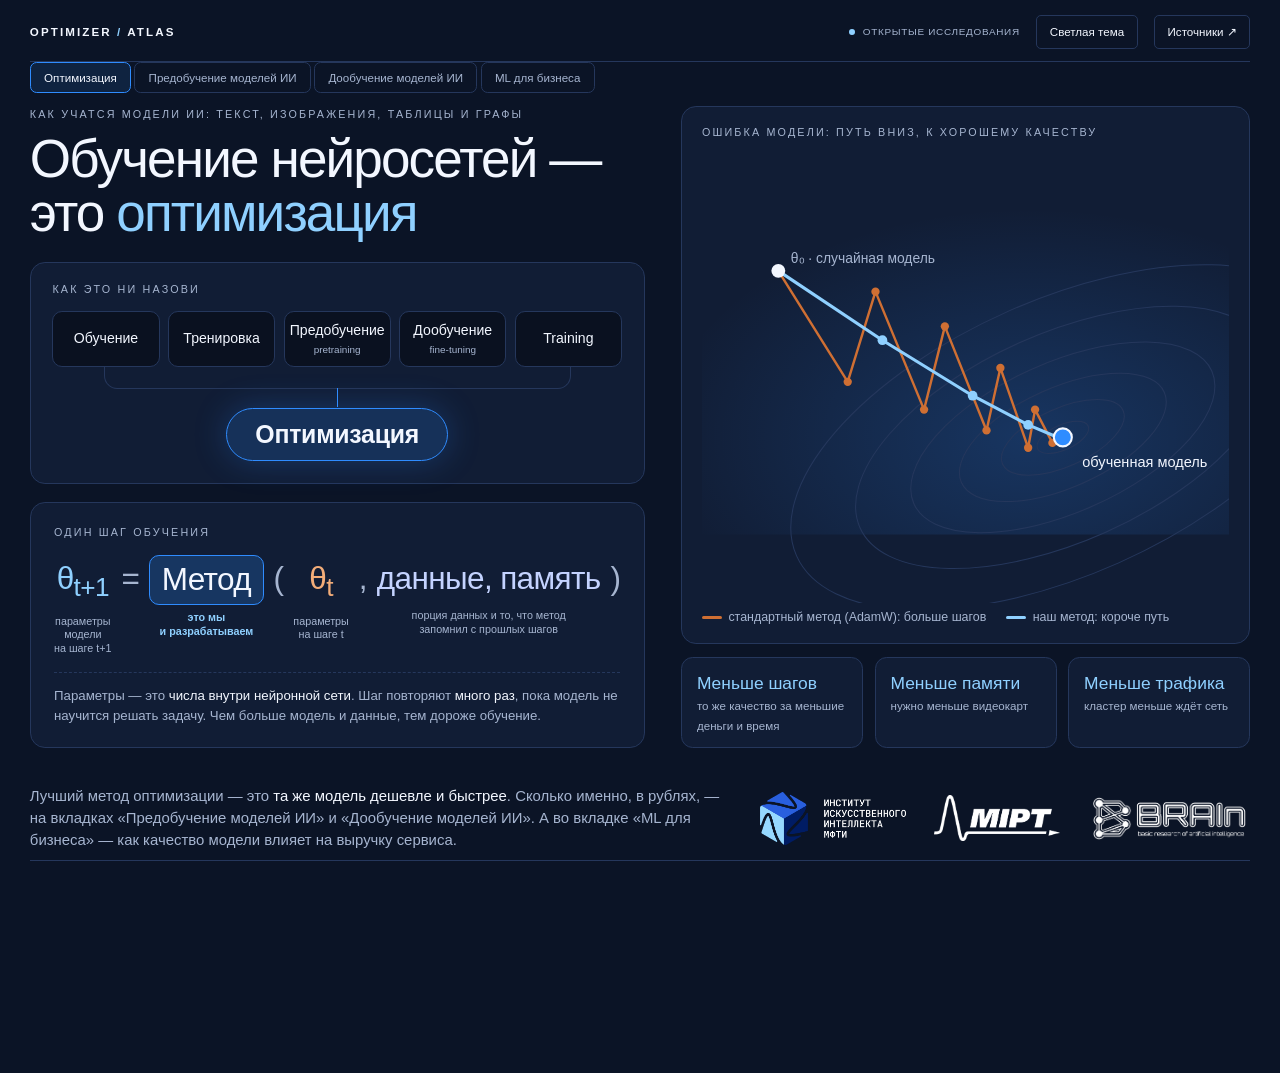
<file: index.html>
<!doctype html>
<html lang="ru">
<head>
<meta charset="utf-8">
<meta name="viewport" content="width=device-width,initial-scale=1">
<title>Optimizer Atlas — оптимизация обучения и роста выручки</title>
<link rel="stylesheet" href="tabular.css">
<link rel="icon" href="data:image/svg+xml,%3Csvg xmlns='http://www.w3.org/2000/svg' viewBox='0 0 64 64'%3E%3Crect width='64' height='64' rx='14' fill='%230b1426'/%3E%3Cpath d='M12 45L30 17L48 45M21 33H40' fill='none' stroke='%238fd0ff' stroke-width='5'/%3E%3C/svg%3E">
<style>
:root{color-scheme:dark;--bg:#0b1426;--panel:#111d35;--deep:#0a1120;--text:#f3f7ff;--muted:#a6b5d0;--line:#25375c;--adam:#f3ad79;--new:#8fd0ff;--soap:#b9c4ff;--radius:12px}
*{box-sizing:border-box}body{margin:0;background:var(--bg);color:var(--text);font:16px/1.5 "Avenir Next","Helvetica Neue",sans-serif;text-wrap:pretty}button,input,select{font:inherit}button,select,a,input{touch-action:manipulation}button,select{color:inherit}button,a,select,input{outline-offset:5px}button:focus-visible,a:focus-visible,select:focus-visible,input:focus-visible{outline:2px solid var(--new)}button{cursor:pointer}button:disabled{opacity:.45;cursor:default}a{color:var(--new);text-underline-offset:4px}button{transition:background .2s,border-color .2s}button:hover{border-color:var(--muted)}button:active{transform:translateY(1px)}.shell{max-width:1480px;margin:auto;padding:26px 40px 34px}.topbar{display:flex;align-items:center;justify-content:space-between;padding-bottom:22px;border-bottom:1px solid var(--line);gap:16px}.wordmark{font-size:14px;letter-spacing:.18em;font-weight:600}.wordmark span{color:var(--new)}.top-actions{display:flex;align-items:center;gap:20px}.quiet{border:1px solid var(--line);background:transparent;border-radius:6px;padding:9px 15px;font-size:14px}.dot{display:inline-block;width:7px;height:7px;background:var(--new);border-radius:50%;margin-right:9px}.meta{font-size:12px;color:var(--muted);letter-spacing:.07em}.intro{display:flex;justify-content:space-between;align-items:flex-end;gap:32px;padding:34px 0 30px}.eyebrow{font-size:11px;letter-spacing:.17em;text-transform:uppercase;color:var(--muted);margin-bottom:13px}h1{font-size:clamp(34px,4vw,58px);font-weight:500;letter-spacing:-.045em;line-height:1.08;margin:0;max-width:760px}.intro-note{max-width:310px;font-size:15px;color:var(--muted);margin:0 0 5px}.domain-nav{display:flex;gap:6px;border-bottom:1px solid var(--line);margin-bottom:26px}.domain{border:0;border-bottom:2px solid transparent;background:none;padding:15px 22px;font-size:16px;color:var(--muted);margin-bottom:-1px}.domain.active{color:var(--text);border-color:var(--new)}.domain small{font:11px monospace;margin-right:14px;opacity:.65}.workspace{display:grid;grid-template-columns:282px minmax(0,1fr);gap:26px}.controls{border-right:1px solid var(--line);padding-right:26px}.step{font:11px monospace;color:var(--new);letter-spacing:.08em;margin:3px 0 18px}.field{margin:0 0 20px}.field label{display:block;color:var(--muted);font-size:12px;margin-bottom:8px}select{width:100%;border:1px solid var(--line);border-radius:7px;background:var(--panel);padding:12px 10px;min-height:48px;font-size:14px}.control-description{font-size:13px;color:var(--muted);margin-top:20px}.protocol-badge{display:inline-block;padding:5px 9px;font-size:11px;border:1px solid var(--line);border-radius:5px;margin-top:5px}.stats-foot{border-top:1px solid var(--line);margin-top:26px;padding-top:18px;display:flex;gap:24px}.stats-foot strong{display:block;font-size:23px;font-weight:500;color:var(--text)}.stats-foot span{font-size:11px;color:var(--muted)}.result-head{display:flex;justify-content:space-between;align-items:flex-start;gap:16px;margin-bottom:20px}.result-head h2{font-size:24px;letter-spacing:-.025em;font-weight:500;margin:3px 0 5px}.result-head p{font-size:13px;color:var(--muted);margin:0}.source-link{font-size:12px;white-space:nowrap;margin-top:7px}.comparison{display:grid;grid-template-columns:1fr 1fr;gap:12px}.score-card{background:var(--panel);border:1px solid var(--line);border-radius:var(--radius);padding:21px 24px 19px;min-width:0}.score-card.new{background:#14284a;border-color:#3a63a8}.method-name{display:flex;align-items:center;gap:9px;font-size:15px;font-weight:500}.swatch{height:3px;width:22px;background:var(--adam);display:inline-block}.new .swatch{background:var(--new)}.number{font-variant-numeric:tabular-nums;font-size:clamp(30px,4vw,59px);line-height:1.16;letter-spacing:-.045em;margin:17px 0 2px;white-space:nowrap}.number-unit{font-size:15px;color:var(--muted);letter-spacing:0}.uncertainty{font-size:12px;color:var(--muted);min-height:20px}.bar-track{height:5px;background:#08101e;border-radius:4px;margin-top:23px;overflow:hidden}.bar-fill{height:100%;background:var(--adam);transition:width .25s}.new .bar-fill{background:var(--new)}.score-detail{font-size:12px;color:var(--muted);margin-top:12px}.effect{display:flex;align-items:center;gap:18px;margin:17px 0 22px;padding:4px 0}.effect-number{font-size:34px;letter-spacing:-.04em;color:var(--new);font-variant-numeric:tabular-nums;white-space:nowrap}.effect-number.negative{color:var(--adam)}.effect-label{font-size:14px;max-width:590px}.subtle{font-size:12px;color:var(--muted);margin:4px 0 0}.evidence{border-top:1px solid var(--line);padding-top:20px}.evidence-head{display:flex;justify-content:space-between;gap:15px;align-items:center;margin-bottom:15px}.evidence-head h3{font-size:14px;margin:0;font-weight:500}.legend{font-size:11px;display:flex;gap:14px;color:var(--muted)}.legend i{display:inline-block;width:6px;height:6px;border-radius:50%;margin-right:5px}.metric-grid{display:grid;grid-template-columns:repeat(3,minmax(0,1fr));gap:7px}.metric-button{text-align:left;border:1px solid var(--line);border-radius:7px;background:transparent;padding:10px 12px;display:flex;justify-content:space-between;align-items:center;gap:8px;min-height:44px}.metric-button.active{background:#15294d;border-color:#4a78c4}.metric-button span{font-size:12px;overflow-wrap:anywhere}.metric-button b{font:12px monospace;color:var(--new);white-space:nowrap}.metric-button b.negative{color:var(--adam)}.note{margin-top:17px;font-size:12px;color:var(--muted);max-width:840px}.seed-plot{width:100%;height:135px;display:block}.chart{width:100%;height:210px;display:block}.chart text,.seed-plot text{fill:var(--muted);font:12px "Helvetica Neue",sans-serif}.slider-row{display:flex;align-items:center;gap:18px;margin-top:13px}input[type=range]{width:100%;accent-color:var(--new);cursor:pointer;height:36px}.slider-value{font:14px monospace;min-width:105px;text-align:right}.slider-labels{display:flex;justify-content:space-between;color:var(--muted);font-size:11px;margin-top:-5px}.footer{display:flex;align-items:center;justify-content:space-between;gap:18px;border-top:1px solid var(--line);padding-top:18px;margin-top:30px;color:var(--muted);font-size:11px}.footer strong{color:var(--text);font-weight:500}.source-list{display:grid;grid-template-columns:1fr 1fr;gap:14px}.source-item{padding:21px;border:1px solid var(--line);border-radius:var(--radius);min-width:0}.source-item h3{font-size:17px;font-weight:500;margin:10px 0}.source-item p{font-size:12px;color:var(--muted);overflow-wrap:anywhere}.source-state{font-size:11px;color:var(--new)}[hidden]{display:none!important}.light{--bg:#eef3fb;--panel:#ffffff;--deep:#fff;--text:#0e2346;--muted:#4c5f80;--line:#c3d0e6;--adam:#9c4d18;--new:#1559c7;--soap:#4f5aa8;color-scheme:light}.light .score-card.new,.light .metric-button.active{background:#dce7fb}.light .bar-track{background:#d6dfee}.light .bar-fill{background:var(--adam)}.light .new .bar-fill{background:var(--new)}
@media(min-width:1800px){.shell{max-width:1680px;padding-top:40px}body{font-size:18px}.workspace{grid-template-columns:310px minmax(0,1fr)}.result-head h2{font-size:30px}.number{font-size:72px}.metric-button{padding:14px}.metric-button span,.metric-button b{font-size:15px}.effect-label{font-size:18px}.control-description,.note,.score-detail,.uncertainty{font-size:14px}}
@media(max-width:1000px){.shell{padding:22px}.workspace{grid-template-columns:235px minmax(0,1fr);gap:20px}.controls{padding-right:20px}.intro-note{max-width:245px}.metric-grid{grid-template-columns:repeat(2,minmax(0,1fr))}.score-card{padding:18px}.domain{padding:13px 14px}.domain small{margin-right:7px}.number{font-size:40px}}
@media(max-width:700px){.shell{padding:18px}.top-actions{gap:9px}.top-actions .meta{display:none}.wordmark{font-size:11px}.quiet{padding:8px 10px}.intro{display:block;padding:27px 0 24px}.intro-note{max-width:none;margin:18px 0 0}.intro h1{font-size:38px}.domain-nav{overflow-x:auto}.domain{white-space:nowrap;padding:12px;font-size:13px}.domain small{display:none}.workspace{display:block}.controls{border-right:0;border-bottom:1px solid var(--line);padding:0 0 15px;margin-bottom:22px;display:grid;grid-template-columns:1fr 1fr;gap:0 12px}.step,.control-description,.stats-foot,.protocol-badge{grid-column:1/-1}.step{margin-bottom:12px}.field{margin-bottom:10px}.control-description{margin:8px 0}.stats-foot{display:none}.result-head h2{font-size:21px}.comparison{gap:8px}.score-card{padding:16px 12px}.number{font-size:34px}.number-unit{font-size:12px}.method-name{font-size:13px}.effect{gap:12px;align-items:flex-start}.effect-number{font-size:28px}.effect-label{font-size:12px}.source-list{grid-template-columns:1fr}.footer{align-items:flex-start}.footer>span{max-width:55%}.metric-button{padding:10px}.metric-button span{font-size:11px}}
@media(prefers-reduced-motion:reduce){*{transition:none!important}}
.economy .controls{align-self:start}.economy .field input[type=number]{width:100%;border:1px solid var(--line);border-radius:7px;background:var(--panel);color:var(--text);padding:11px 10px;min-height:46px}.assumptions{font-size:12px;color:var(--muted);margin-top:18px}.assumptions summary{cursor:pointer;color:var(--text);padding:10px 0}.assumptions .field{margin-top:12px}.case-tag{display:inline-block;border:1px solid var(--line);border-radius:20px;padding:5px 11px;font-size:11px;color:var(--new)}.saving-hero{display:grid;grid-template-columns:minmax(0,1fr) auto;align-items:center;gap:20px;margin:18px 0 25px}.saving-label{font-size:14px;color:var(--muted)}.saving-amount{font-size:clamp(46px,6.5vw,90px);line-height:1.12;letter-spacing:-.055em;color:var(--new);font-variant-numeric:tabular-nums;margin:8px 0}.saving-amount.negative{color:var(--adam)}.saving-percent{font-size:18px;color:var(--text)}.factor-box{padding-left:25px;border-left:1px solid var(--line);max-width:200px}.factor-box strong{font-size:40px;line-height:1.2;font-weight:500;letter-spacing:-.03em;display:block}.factor-box span{font-size:12px;color:var(--muted);display:block;margin:5px 0 14px}.cost-row{margin:17px 0}.cost-row-head{display:flex;justify-content:space-between;align-items:baseline;gap:15px;margin-bottom:8px;font-size:14px}.cost-row-head strong{font-weight:500}.cost-track{height:32px;background:var(--deep);border:1px solid var(--line);border-radius:6px;overflow:hidden}.cost-fill{height:100%;background:var(--adam);transition:width .18s ease}.cost-fill.method{background:var(--new)}.cost-caption{display:flex;justify-content:space-between;font-size:12px;color:var(--muted);margin-top:6px;gap:15px}.budget-dock{margin-top:24px;padding:21px 24px;background:var(--panel);border:1px solid var(--line);border-radius:var(--radius)}.budget-head{display:flex;justify-content:space-between;align-items:center;gap:15px}.budget-head label{font-size:14px;font-weight:500}.budget-head output{font-size:22px;font-variant-numeric:tabular-nums}.budget-dock input{display:block;margin:12px 0 5px;height:40px}.budget-dock .slider-labels{margin-top:0}.economy-note{font-size:12px;color:var(--muted);margin:13px 0}.method-picks{display:flex;flex-wrap:wrap;gap:6px;margin-top:18px}.method-picks button{border:1px solid var(--line);border-radius:20px;padding:7px 13px;background:transparent;color:var(--muted);font-size:12px;min-height:36px}.method-picks button.active{color:var(--new);border-color:var(--new)}.calculation{border-top:1px solid var(--line);margin-top:20px;padding-top:15px;font-size:12px;color:var(--muted)}.calculation summary{cursor:pointer;color:var(--text)}.calculation p{max-width:800px}.source-table{width:100%;border-collapse:collapse;margin:14px 0;font-variant-numeric:tabular-nums}.source-table th,.source-table td{border-bottom:1px solid var(--line);padding:8px;text-align:right;white-space:nowrap}.source-table th:first-child{text-align:left}.table-scroll{overflow-x:auto}.formula{font:13px/1.8 monospace;color:var(--text)}
@media(min-width:1800px){.saving-amount{font-size:106px}.cost-track{height:40px}.cost-row-head{font-size:18px}.cost-caption,.economy-note,.case-tag{font-size:14px}.budget-head output{font-size:28px}.budget-dock{padding:24px 30px}}
@media(max-width:700px){.economy .assumptions{grid-column:1/-1;margin-top:0}.saving-hero{gap:12px;grid-template-columns:minmax(0,1fr) 94px}.saving-amount{font-size:42px}.saving-percent{font-size:14px}.factor-box{padding-left:12px}.factor-box strong{font-size:26px}.factor-box span{font-size:10px}.budget-dock{padding:16px}.budget-head{align-items:flex-start}.budget-head output{font-size:18px;text-align:right}.cost-row-head{font-size:13px}.cost-caption{font-size:11px}.method-picks button{min-height:44px}.topbar{flex-wrap:wrap}.top-actions{margin-left:auto}.number{white-space:normal}.economy .field{min-width:0}}
@media(min-width:701px){.economy-view .shell{padding-top:20px}.economy-view .intro{padding:20px 0}.economy-view .intro .eyebrow{display:none}.economy-view h1{font-size:40px}.economy-view .domain-nav{margin-bottom:18px}.economy .result-head{margin-bottom:12px}.economy .saving-hero{margin:12px 0}.economy .saving-amount{font-size:clamp(46px,5vw,76px)}.economy .factor-box strong{font-size:32px}.economy .factor-box span{margin:4px 0 8px}.economy .cost-track{height:28px}.economy .cost-row{margin:14px 0}.economy .budget-dock{padding:16px 24px;margin-top:18px}}
:root{--lane-adam:#cf6f33;--c1:#2f8cff;--c2:#43cde6;--c3:#c4d3ff;--c4:#9b7bff;--other:#66789a;--row:31px}.light{--lane-adam:#c0642a;--c1:#1a6fe0;--c2:#0f8fa8;--c3:#5b6f99;--c4:#6a4fd6;--other:#9aa8c2}
.economy{display:block}.economy .controls{display:none}.adam{--hue:var(--lane-adam)}.c1{--hue:var(--c1)}.c2{--hue:var(--c2)}.c3{--hue:var(--c3)}.c4{--hue:var(--c4)}.other{--hue:var(--other)}
.scale-dock{padding:18px 24px 6px;background:var(--panel);border:1px solid var(--line);border-radius:var(--radius)}.scale-read{display:grid;grid-template-columns:repeat(5,minmax(0,1fr));gap:18px}.scale-read .eyebrow{display:block;margin:0 0 2px;font-size:10px}.scale-read strong{font-size:26px;font-weight:500;letter-spacing:-.03em;font-variant-numeric:tabular-nums;white-space:nowrap}.scale-read div:first-child strong{font-size:40px;line-height:1.1;color:var(--c1)}.scale-dock input{display:block;width:100%;height:44px;margin:10px 0 0;accent-color:var(--c1)}.landmarks{position:relative;height:34px;margin:0 9px}.landmark{position:absolute;transform:translateX(-50%);border:0;background:none;color:var(--muted);font-size:12px;padding:6px 4px;white-space:nowrap}.landmark:hover{color:var(--text)}.landmark:before{content:'';position:absolute;left:50%;top:-4px;width:1px;height:7px;background:var(--line)}
.tag{display:inline-block;padding:3px 11px;border-radius:20px;background:color-mix(in srgb,var(--hue) 22%,transparent);border:1px solid var(--hue);font-size:18px;color:var(--text);vertical-align:middle}
.boards{display:grid;grid-template-columns:minmax(0,1.25fr) minmax(0,1fr);gap:16px}.board{background:var(--panel);border:1px solid var(--line);border-radius:var(--radius);padding:16px 18px 18px;min-width:0}.board-head{display:flex;justify-content:space-between;align-items:baseline;gap:12px}.board-head h3{margin:0;font-size:17px;font-weight:500}.lane-legend{display:grid;grid-template-columns:150px minmax(0,1fr) 150px;gap:14px;font-size:10px;letter-spacing:.08em;text-transform:uppercase;color:var(--muted);margin:12px 0 6px}.lane-legend span:last-child{text-align:right}.lanes{position:relative}.lanes{margin-bottom:22px}
.lane{position:absolute;left:0;right:0;top:0;height:var(--row);display:grid;grid-template-columns:200px minmax(0,1fr) 130px;gap:14px;align-items:center;transition:transform .7s cubic-bezier(.2,.8,.2,1)}.lane.ours{background:linear-gradient(90deg,color-mix(in srgb,var(--c1) 7%,transparent),transparent 60%)}.lane.base{border-bottom:1px dashed var(--line)}.lane-name{display:flex;align-items:center;gap:8px;font-size:14px;min-width:0}.lane-name b{font-weight:500;white-space:nowrap}.ours .lane-name b{font-weight:650}.lane-name .k{margin-left:auto;font:12px monospace;color:var(--muted)}.mark{width:10px;height:10px;border-radius:3px;background:var(--hue);flex:none}
.lane-track{position:relative;height:18px}.fill{position:absolute;left:0;top:0;bottom:0;border-radius:0 4px 4px 0;background:var(--hue)}.other.fill{opacity:.75}.gap{position:absolute;top:2px;bottom:2px;background:repeating-linear-gradient(135deg,color-mix(in srgb,var(--text) 38%,transparent) 0 2px,transparent 2px 6px);transition:width .5s ease;border-radius:3px}.gap.over{background:repeating-linear-gradient(135deg,color-mix(in srgb,var(--lane-adam) 70%,transparent) 0 2px,transparent 2px 6px)}
.lane-money{text-align:right;font-variant-numeric:tabular-nums;line-height:1.15}.lane-money{white-space:nowrap}.lane-money .cost{font-size:14px}.lane-money .saved{font-size:15px;color:var(--c1)}.lane-money .saved.negative{color:var(--lane-adam)}.lane:not(.finished) .saved{color:var(--muted)}.base .saved{color:var(--muted)}.lane.pop .lane-money{animation:pop .6s ease}@keyframes pop{0%{transform:scale(1)}40%{transform:scale(1.12)}100%{transform:scale(1)}}
.lane-grid{position:absolute;top:0;bottom:0;left:214px;right:144px;pointer-events:none}.finish{position:absolute;top:-6px;bottom:0;border-left:2px solid var(--lane-adam);transform:translateX(-1px)}.finish span{position:absolute;top:-16px;right:5px;font-size:10px;color:var(--lane-adam);white-space:nowrap;letter-spacing:.06em;text-transform:uppercase}
.mem-body{display:flex;flex-direction:column;gap:4px;min-width:0}.chips{display:flex;flex-wrap:wrap;gap:3px;height:13px;overflow:hidden}.chips i{width:13px;height:13px;border-radius:3px;background:var(--hue);animation:chip .35s cubic-bezier(.2,1.6,.4,1)}.chips.other i{opacity:.75}@keyframes chip{from{transform:scale(0)}}

@media(min-width:701px){.economy-view .intro{display:none}.economy-view h1{font-size:28px;max-width:none}.economy-view h1 br{display:none}.economy-view .intro-note{font-size:13px;max-width:560px}.economy-view .topbar{padding-bottom:14px;margin-bottom:0}.economy-view .domain-nav{margin-top:4px}.economy-view .shell{padding-top:14px}.scale-dock{padding-top:12px}.scale-dock input{height:34px;margin-top:4px}.landmarks{height:24px}.board{padding-top:12px}.lanes{margin-bottom:6px}.economy-view .domain-nav{margin-bottom:14px}.economy-view .footer{margin-top:10px}}
@media(max-width:1100px){body:not(.fit) .scale-read{grid-template-columns:repeat(3,minmax(0,1fr))}}
@media(max-width:700px){:root{--row:44px}.scale-dock{padding:14px}.scale-read{grid-template-columns:1fr 1fr;gap:10px}.scale-read div:first-child{grid-column:1/-1}.scale-read strong{font-size:18px}.landmark{font-size:10px}.landmark:nth-child(1){display:none}.lane,.lane-legend{grid-template-columns:96px minmax(0,1fr) 96px;gap:8px}.lane-grid{left:104px;right:104px}.lane-name{font-size:12px;gap:5px}.lane-name .k{display:none}.lane-money .cost{font-size:12px}.lane-money .saved{font-size:10px}.chips i{width:9px;height:9px}.chips{height:9px}.board{padding:12px}}

.stack{display:flex;gap:2px;height:20px}.stack span{height:100%;transition:width .3s}.stack .base{background:color-mix(in srgb,var(--muted) 45%,transparent);border-radius:4px 0 0 4px}.stack .state{background:var(--hue);border-radius:0 4px 4px 0}.key{display:inline-block;width:10px;height:10px;border-radius:2px;vertical-align:-1px;margin-right:4px}.key.base{background:color-mix(in srgb,var(--muted) 45%,transparent)}.key.st{background:var(--lane-adam)}

@media(max-width:700px){.finish span{display:none}}
.lane-name .steptag{font:10px monospace;color:var(--muted);border:1px solid var(--line);border-radius:4px;padding:1px 4px;white-space:nowrap}.lane-name sup{color:var(--c2)}.scale-hint{font-size:13px;color:var(--muted);margin:6px 0 0}.scale-hint b{color:var(--text);font-weight:500}
@media(max-width:700px){.lane{grid-template-columns:110px minmax(0,1fr) 84px}.lane-grid{left:118px;right:92px}.lane-name .steptag{display:none}}
.sc-chart{width:100%;height:auto;display:block;margin-top:6px}.sc-chart text{fill:var(--muted);font:11px "Helvetica Neue",sans-serif}.sc-chart .sc-label{fill:var(--text);font-size:12px}.sc-line{fill:none;stroke:var(--hue)}.sc-line.other{opacity:.55}.sc-dot{fill:var(--hue)}.sc-dot.other{opacity:.6}.sc-ring{fill:var(--panel);stroke:var(--hue);stroke-width:2}.sc-pt{fill:var(--hue);stroke:var(--panel);stroke-width:2;}.sc-cursor{stroke:var(--text);stroke-dasharray:3 4;opacity:.6}.sc-grid{stroke:var(--line);stroke-dasharray:2 5}.sc-base{stroke:var(--lane-adam);stroke-width:1.5}
:root{--c5:#6b7cff}.light{--c5:#3f4fd6}.c5{--hue:var(--c5)}.soft .fill,.state.soft,.chips.soft i,.mark.soft,.sc-line.soft{opacity:.55}.mem-lane .stack{height:11px}.mem-lane .chips{height:8px;margin-top:3px}.mem-lane .chips i{width:8px;height:8px;border-radius:2px}.mem-lane .mem-body{gap:0}.lane-money .saved.muted{color:var(--muted)}
.wins{display:grid;grid-template-columns:repeat(4,minmax(0,1fr));gap:10px;margin:10px 0}.win{background:var(--panel);border:1px solid var(--line);border-radius:var(--radius);padding:8px 14px}.win .eyebrow{display:block;margin:0 0 4px;font-size:10px}.win>div{display:flex;align-items:center;gap:10px;flex-wrap:wrap}.win .tag{font-size:15px;transition:background .4s,border-color .4s}.win strong{font-size:26px;font-weight:500;letter-spacing:-.03em;font-variant-numeric:tabular-nums}.win small{display:block;color:var(--muted);font-size:12px;margin-top:2px}
.quads{display:grid;grid-template-columns:repeat(2,minmax(0,1fr));gap:12px}.quad{padding:12px 16px 14px}.quad .board-head h3{font-size:15px}.quad .board-head{align-items:center}.quad-legend{display:grid;grid-template-columns:170px minmax(0,1fr) 120px;gap:12px;margin:8px 0 4px}.quad-legend span:last-child{text-align:right}.quad .lane{grid-template-columns:170px minmax(0,1fr) 120px;gap:12px}.quad .lane-name .k{white-space:nowrap}.quad .lane-grid{left:182px;right:132px}.quad .lanes{margin-bottom:0}.quad .lane-money .value{font-size:14px;color:var(--c1);font-variant-numeric:tabular-nums}.quad .base .lane-money .value{color:var(--text)}.quad .lane:not(.finished) .value{color:var(--muted)}#mem .lane .value,#step .lane .value{color:var(--text)}#money .lane.finished .value{color:var(--c1)}#money .lane.base .value{color:var(--text)}.quad .quad .board-head .meta{margin-left:auto;margin-right:10px}.quad .sc-chart{margin-top:4px}
@media(max-width:1100px){body:not(.fit) .quads{grid-template-columns:1fr}body:not(.fit) .wins{grid-template-columns:repeat(2,minmax(0,1fr))}}
@media(max-width:700px){.quad-legend,.quad .lane{grid-template-columns:100px minmax(0,1fr) 84px;gap:8px}.quad .lane-grid{left:108px;right:92px}.win strong{font-size:20px}}
.fit .shell{width:1600px;max-width:none;padding:18px 36px 16px}.fit{overflow-x:hidden}
.economy-view .domain-nav{margin:0 0 10px;border-bottom:0;gap:4px}.economy-view .domain{border:1px solid var(--line);border-radius:8px;padding:7px 16px;font-size:14px;margin:0}.economy-view .domain.active{border-color:var(--c1);color:var(--text);background:color-mix(in srgb,var(--c1) 12%,transparent)}
.ft-dock{padding:10px 24px 6px}.ft-dock-row{display:flex;align-items:flex-end;justify-content:space-between;gap:20px}.ft-big{font-size:40px;font-weight:500;letter-spacing:-.03em;color:var(--c2)}.ft-stops{display:flex;gap:6px}.ft-stop{border:1px solid var(--line);background:none;border-radius:8px;padding:6px 14px;font-size:15px;color:var(--muted);text-align:center;line-height:1.2}.ft-stop small{display:block;font-size:11px}.ft-stop.on{color:var(--text);border-color:var(--c2);background:color-mix(in srgb,var(--c2) 14%,transparent)}.ft-dock input{display:block;width:100%;height:34px;margin:6px 0 0;accent-color:var(--c2)}

.ft-ring-wrap{display:flex;align-items:center;gap:14px;margin:0 auto 0 30px}.ft-ring{--p:50;width:92px;height:92px;border-radius:50%;background:conic-gradient(var(--c2) calc(var(--p)*1%),color-mix(in srgb,var(--muted) 18%,transparent) 0);display:grid;place-items:center;flex:none}.ft-ring>div{width:70px;height:70px;border-radius:50%;background:var(--panel);display:grid;place-content:center;text-align:center;line-height:1.1}.ft-ring strong{font-size:17px;font-weight:500}.ft-ring small{font-size:10px;color:var(--muted)}.ft-ring-wrap dl{margin:0;font-size:12px;display:grid;grid-template-columns:auto auto;gap:4px 10px}.ft-ring-wrap dt{color:var(--muted)}.ft-ring-wrap dd{margin:0;text-align:right;font-variant-numeric:tabular-nums}.step-note{font-size:11px;color:var(--muted);margin:8px 0 0;line-height:1.4}
:root{--c6:#e2b443;--c7:#7fe3c9}.light{--c6:#a77a00;--c7:#138a73}.c6{--hue:var(--c6)}.c7{--hue:var(--c7)}.ft-tile 


.fit .shell{container-type:inline-size}
.sk-grid{display:grid;grid-template-columns:repeat(4,minmax(0,1fr));gap:12px;margin:10px 0 12px}.sk-card{padding:14px 18px 16px}.sk-head{display:flex;justify-content:space-between;align-items:baseline;gap:8px}.sk-head .eyebrow{font-size:12px;margin:0;color:var(--text);letter-spacing:.14em}.sk-head .eyebrow{white-space:nowrap}.sk-head{min-height:34px;align-items:flex-start}.sk-vs{flex-basis:100%;margin-top:-4px}.sk-head small{font-size:11px;color:var(--muted);text-align:right}.sk-top{display:flex;align-items:baseline;gap:10px;flex-wrap:wrap;margin:10px 0 12px}.sk-top .tag{font-size:17px}.sk-value{font-size:34px;font-weight:500;letter-spacing:-.03em;font-variant-numeric:tabular-nums}.sk-vs{font-size:14px;color:var(--muted)}
.sk-rows{position:relative}.sk-zero{position:absolute;top:-4px;bottom:-4px;left:calc(110px + (100% - 110px - 64px) * .18);border-left:1px solid var(--muted);opacity:.5}.sk-row{position:absolute;left:0;right:0;top:0;height:26px;display:grid;grid-template-columns:104px minmax(0,1fr) 58px;gap:6px;align-items:center;font-size:13px;transition:transform .6s cubic-bezier(.2,.8,.2,1)}.sk-row span{white-space:nowrap}.sk-track{position:relative;height:14px}.sk-fill{position:absolute;top:0;bottom:0;background:var(--hue);border-radius:3px;transition:left .15s,width .15s}.sk-fill.neg{background:var(--lane-adam)}.sk-fill.est,.hm-fill.est{background:repeating-linear-gradient(135deg,var(--hue) 0 4px,color-mix(in srgb,var(--hue) 35%,transparent) 4px 8px)}.sk-v{font-style:normal;text-align:right;font-variant-numeric:tabular-nums}
.hm{padding:12px 16px}.hm-table{width:100%;border-collapse:collapse;margin-top:6px;font-size:12px;table-layout:fixed}.hm-table thead th{font-weight:500;text-align:left;color:var(--muted);font-size:11px;padding:0 6px 6px;white-space:nowrap;overflow:hidden}.hm-table thead th:first-child{width:130px}.hm-table thead .mark{display:inline-block;width:8px;height:8px;margin-right:5px}.hm-table tbody th{text-align:left;font-weight:500;padding:3px 6px;white-space:nowrap}.hm-table tbody th small{display:block;font-size:9px;color:var(--muted);font-weight:400;letter-spacing:.06em;text-transform:uppercase}.hm-table td{padding:3px 6px;border-top:1px solid color-mix(in srgb,var(--line) 60%,transparent)}.hm-table td b{font-weight:400;font-size:11px;font-variant-numeric:tabular-nums;color:var(--muted)}.hm-table td.top b{color:var(--text);font-weight:650}.hm-bar{height:7px;border-radius:3px;background:color-mix(in srgb,var(--muted) 14%,transparent);overflow:hidden}.hm-fill{height:100%;background:var(--hue);border-radius:3px;transition:width .15s}.hm-fill.neg{background:var(--lane-adam)}.hm-empty{color:var(--muted);text-align:center}
.sk-chart{width:100%;height:84px;display:block;margin:0 0 8px}.sk-chart text{fill:var(--muted);font-size:9px}.sk-axis{stroke:var(--muted);opacity:.4}.sk-line{fill:none;stroke:var(--hue);stroke-width:2;vector-effect:non-scaling-stroke}.sk-cursor{stroke:var(--text);stroke-dasharray:3 3;opacity:.5;vector-effect:non-scaling-stroke}.sk-pt{fill:var(--hue);stroke:var(--panel);stroke-width:1.5}
.hm-table td.imp .hm-fill{background:transparent;box-shadow:inset 0 0 0 1.5px var(--hue)}.hm-table td.imp b{font-style:italic;opacity:.75}.sk-fill.imp{opacity:.55}
.sk-row{height:22px;font-size:12px}.sk-row.other span{color:var(--muted)}.sk-fill.other{background:var(--other)}.sk-line.imp{stroke-dasharray:4 3;opacity:.6}.sk-chart{height:60px}
.zo2{padding:14px 18px;margin-bottom:12px}

.zo-big-n{font-size:36px;font-weight:500;color:var(--c1);letter-spacing:-.03em}.zo2 input[type=range]{display:block;width:100%;height:30px;margin:6px 0 0;accent-color:var(--c1)}.zo2 .landmarks{height:22px;margin-bottom:6px}
.zo-slider input{margin:0;width:100%}






.zo-size .eyebrow{display:block;margin:0}.zo-big-n{font-size:34px}.zo-slider input{width:100%;margin:0}



.zo-top{display:grid;grid-template-columns:120px minmax(0,1fr);gap:22px;align-items:center;margin:8px 0 14px}.zo-mem{border-left:1px solid var(--line);padding-left:18px;display:grid;gap:4px}.zo-mem div{display:flex;justify-content:space-between;font-size:14px}.zo-mem span{color:var(--muted)}.zo-mem b{font-weight:500;font-variant-numeric:tabular-nums}.zo-mem div:first-child b{color:var(--lane-adam)}.zo-mem div:last-child b{color:var(--c1)}
.zo-head2,.zo-row{display:grid;grid-template-columns:190px minmax(0,1fr) 90px minmax(0,1fr) 130px;gap:14px;align-items:center}.zo-head2{font-size:10px;letter-spacing:.08em;text-transform:uppercase;color:var(--muted);margin-bottom:4px}.zo-list{position:relative}.zo-row{position:absolute;left:0;right:0;top:0;height:30px;font-size:15px;transition:transform .6s cubic-bezier(.2,.8,.2,1),opacity .4s}.zo-row.gone{opacity:0;pointer-events:none}.zo-row span{white-space:nowrap;color:var(--muted)}.zo-row.ours span{color:var(--text);font-weight:650}.zo-row.fo span{color:var(--lane-adam)}.zo-row.base span{color:var(--text)}
.zo-qt,.zo-st{position:relative;height:16px}.zo-q,.zo-s{position:absolute;top:0;bottom:0;background:var(--hue);border-radius:3px;transition:left .15s,width .15s}.zo-s{left:0}.zo-q.other,.zo-s.other{background:var(--other)}.zo-q-zero{position:absolute;top:-5px;bottom:-5px;border-left:1px solid var(--muted);opacity:.6}.zo-qv,.zo-sv{font-style:normal;font-variant-numeric:tabular-nums;white-space:nowrap}.zo-qv{text-align:right}.zo-row.ours .zo-qv,.zo-row.ours .zo-sv{font-weight:650}

.zo-wins{grid-template-columns:repeat(3,minmax(0,1fr));margin:0 0 14px}.zo-wins .win{background:color-mix(in srgb,var(--text) 3%,transparent)}.zo-wins .win strong{color:var(--text)}#zw-money strong{color:var(--c1)}
.zo-row{border-radius:6px;height:34px}.zo-row>span{display:flex;align-items:center;gap:9px;padding-left:8px}.zo-row .mark{background:var(--hue)}.zo-row.other .mark{opacity:.6}.zo-row.ours{background:linear-gradient(90deg,color-mix(in srgb,var(--hue) 16%,transparent),transparent 70%)}.zo-row.ours span{font-size:16px}.zo-row.ours .zo-q,.zo-row.ours .zo-s{box-shadow:0 0 14px color-mix(in srgb,var(--hue) 45%,transparent)}.zo-q.other,.zo-s.other{background:var(--other)}.zo-row.other .zo-q,.zo-row.other .zo-s{opacity:.7}.zo-qt,.zo-st{height:18px}.zo-s{transition:width .35s cubic-bezier(.2,.8,.2,1)}
.zo-sv{line-height:1.05;font-size:16px}.zo-sv small{display:block;font-size:12px;color:var(--muted);font-weight:400}.zo-row.ours .zo-sv small{color:var(--c1);font-weight:600}.zo-row.fo .zo-sv small{color:var(--lane-adam)}.zo-row.fo .zo-sv{color:var(--lane-adam)}
.zo-head2,.zo-row{grid-template-columns:200px minmax(0,1fr) 90px minmax(0,1.2fr) 140px}.zo-mh{position:relative;display:block;text-align:left}#zo-h100.flip b{left:auto;right:5px}#zo-h100{position:absolute;top:14px;border-left:1px dashed color-mix(in srgb,var(--c1) 70%,transparent);transition:left .35s cubic-bezier(.2,.8,.2,1),opacity .3s;pointer-events:none}#zo-h100 b{position:absolute;left:5px;top:-14px;font-weight:600;color:var(--c1);letter-spacing:.04em;white-space:nowrap}
.sk-row{height:21px}.sk-row>span{display:flex;align-items:center;gap:6px}.sk-row .mark{width:8px;height:8px;border-radius:2px;background:var(--hue)}.sk-row.ours{background:linear-gradient(90deg,color-mix(in srgb,var(--hue) 14%,transparent),transparent 60%);border-radius:4px}.sk-row.ours>span{font-weight:650}.sk-row.other .mark{opacity:.6}.sk-fill{background:var(--hue)}.sk-row.other .sk-fill{opacity:.7}.sk-row.other .sk-fill.imp{opacity:.35}
.zo-top{grid-template-columns:auto 110px minmax(0,1fr);gap:26px;margin:0 0 6px}.zo-title{margin:0;font-size:17px;font-weight:500;line-height:1.2}.zo-title small{display:block;font-size:12px;color:var(--muted);font-weight:400}.zo-big-n{font-size:30px}
.zo-body2{display:grid;grid-template-columns:minmax(0,1fr) 300px;gap:18px;align-items:start}.zo-wins{display:grid;grid-template-columns:1fr;gap:10px;margin:18px 0 0}.zo-wins .win{padding:10px 14px}.zo-wins .win strong{font-size:24px}
.zo-row{height:28px}.zo-row.ours span{font-size:15px}.zo-sv{font-size:15px;white-space:nowrap}.zo-sv small{display:inline;font-size:12px}.zo-head2,.zo-row{grid-template-columns:180px minmax(0,1fr) 84px minmax(0,1fr) 190px}.zo-qt,.zo-st{height:16px}
.sk-row{height:19px}.sk-chart{height:50px}.sk-top{margin:6px 0 8px}.sk-value{font-size:30px}
.ft-dock{padding:8px 22px}.ft-dock-row{align-items:center}.ft-dock-row input{flex:1;margin:0!important}.ft-ring-wrap{margin:0 10px 0 16px}.ft-ring{width:70px;height:70px}.ft-ring>div{width:54px;height:54px}.ft-ring strong{font-size:14px}.ft-big{font-size:36px}
.zo-row{height:30px}.zo-wins{gap:8px;margin-top:16px}.zo-wins .win{padding:8px 12px}.zo-wins .win strong{font-size:21px}.zo-wins .win .tag{font-size:13px}.sk-chart{height:42px}
.win{height:auto}.win-list{list-style:none;margin:4px 0 0;padding:0;display:grid;gap:5px}.win-list li{display:flex;align-items:center;justify-content:space-between;gap:10px;height:28px;white-space:nowrap}.win .win-list .tag{font-size:14px;padding:2px 10px}.win .win-list strong{font-size:20px;font-weight:500;letter-spacing:-.02em;font-variant-numeric:tabular-nums}
#comm .lane-track{display:flex;align-items:center}.ctime{position:relative;margin-left:8px;font-size:12px;color:var(--muted);white-space:nowrap;font-variant-numeric:tabular-nums}#comm .fill{position:relative;flex:none;height:100%}
.wins .win{padding:7px 12px 8px}.win-list{gap:2px;margin-top:2px}.win-list li{height:24px}.win .win-list .tag{font-size:12.5px;padding:1px 9px}.win .win-list strong{font-size:17px}
.quad .sc-chart{height:calc(7 * var(--row) + 26px)}
.lname{display:flex;flex-direction:column;min-width:0;line-height:1.08}.lname b{white-space:nowrap;overflow:hidden;text-overflow:ellipsis}.lname small{font-size:10px;color:var(--muted);font-weight:400}.quad .lane-name{font-size:13px}
.quad-legend,.quad .lane{grid-template-columns:250px minmax(0,1fr) 120px}.quad .lane-grid{left:262px}.win .win-list strong{font-size:15px}
.ft-rent{border-left:1px solid var(--line);padding-left:16px;margin-left:8px!important;gap:6px 14px!important}.ft-rent dt{font-size:12px;align-self:center}.ft-rent dd{white-space:nowrap;font-size:17px;font-weight:500}.ft-rent dd:last-child{color:var(--c1)}
.zo-head2,.zo-row{grid-template-columns:220px minmax(0,1fr) 56px minmax(0,1.15fr)}.zo-st .zo-sv{position:absolute;top:50%;transform:translateY(-50%);margin-left:8px;transition:left .35s cubic-bezier(.2,.8,.2,1)}.zo-st .zo-sv.inside{margin-left:0;transform:translate(calc(-100% - 8px),-50%)}.zo-row.fo .zo-sv.inside,.zo-row.fo .zo-sv.inside small{color:#0b1426}.zo-body2>div:first-child{padding-bottom:20px}.zo-row.ours>span{font-size:14px}
#comm .ctime{position:absolute;left:93.5%;margin:0}
.quad .lane-money .value.gain,#mem .lane .value.gain,#comm .lane .value.gain{color:var(--c1)}.quad .lane-money .value.plain{color:var(--text)}
.ft-facts{margin:0 auto 0 40px;font-size:13px;display:grid;grid-template-columns:auto auto;gap:4px 14px}.ft-facts dt{color:var(--muted)}.ft-facts dd{margin:0;text-align:right;font-variant-numeric:tabular-nums;white-space:nowrap}.ft-dock input{display:block;width:100%;height:36px;margin:8px 0 0;accent-color:var(--c2)}.ft-dock .landmarks{height:24px}.sk-card .sk-row{grid-template-columns:162px minmax(0,1fr) 70px;height:27px}.sk-card .sk-row .lname small{font-size:9px}.sk-card .sk-row>span{display:flex;align-items:center;gap:6px;min-width:0}.sk-card .sk-zero{left:calc(168px + (100% - 168px - 76px) * .18)}.zo-row .lname small{font-size:10px}.hm-table thead th{white-space:normal}.hm-table thead th:first-child{width:220px}#zo-h100 b{top:auto!important;bottom:-16px}
/* Title screen: what optimization is, before the numbers. */
.workspace.cover{display:block}.workspace.cover .controls{display:none}
.cv{display:grid;grid-template-columns:1.08fr 1fr;gap:44px;padding-top:6px}
.cv-eyebrow{font-size:13px;letter-spacing:.2em;text-transform:uppercase;color:var(--muted)}
.cv h2{font-size:64px;line-height:1.02;font-weight:500;letter-spacing:-.035em;margin:12px 0 26px}.cv h2 em{font-style:normal;color:var(--new)}
.cv-names{background:var(--panel);border:1px solid var(--line);border-radius:18px;padding:22px 26px 26px;margin-bottom:22px}
.cv-chips{display:grid;grid-template-columns:repeat(5,1fr);gap:10px;margin-top:16px}
.cv-chips span{display:flex;flex-direction:column;justify-content:center;min-height:68px;border:1px solid var(--line);border-radius:12px;padding:8px 6px;text-align:center;font-size:17px;color:var(--text);background:var(--deep)}
.cv-chips small{display:block;font-size:12px;color:var(--muted);margin-top:2px}
.cv-brace{height:26px;margin:0 9%;border:1.5px solid var(--line);border-top:0;border-radius:0 0 16px 16px;position:relative}
.cv-brace:after{content:"";position:absolute;left:50%;bottom:-24px;width:1.5px;height:24px;background:var(--c1)}
.cv-opt{display:flex;justify-content:center;margin-top:24px}
.cv-opt b{font-size:30px;font-weight:600;letter-spacing:-.01em;padding:8px 34px;border-radius:40px;border:1.5px solid var(--c1);background:color-mix(in srgb,var(--c1) 18%,transparent);box-shadow:0 0 40px color-mix(in srgb,var(--c1) 25%,transparent)}
.cv-formula{background:var(--panel);border:1px solid var(--line);border-radius:18px;padding:26px 28px}
.cv-f{display:flex;align-items:flex-start;gap:12px;font-size:38px;font-weight:500;letter-spacing:-.02em;white-space:nowrap;margin-top:18px}
.cv-f .p{display:flex;flex-direction:column;align-items:center}.cv-f small{font-size:13px;font-weight:400;letter-spacing:0;color:var(--muted);margin-top:8px;text-align:center;line-height:1.25;white-space:normal}
.cv-f .sym{color:var(--muted);font-weight:300}.cv .next{color:var(--new)}.cv .now{color:var(--adam)}.cv .extra{color:var(--c3)}
.cv .meth{background:color-mix(in srgb,var(--c1) 22%,transparent);border:1.5px solid var(--c1);border-radius:12px;padding:0 14px}.cv .meth+small{color:var(--new);font-weight:600}
.cv-repeat{margin-top:20px;padding-top:16px;border-top:1px dashed var(--line);font-size:16px;color:var(--muted)}.cv-repeat b{color:var(--text);font-weight:500}
.cv-right{display:flex;flex-direction:column}
.cv-plot{background:var(--panel);border:1px solid var(--line);border-radius:18px;padding:20px 24px;flex:1;display:flex;flex-direction:column}.cv-plot svg{flex:1;width:100%;min-height:320px}
.cv-legend{display:flex;gap:24px;font-size:15px;color:var(--muted);margin-top:6px}.cv-legend i{display:inline-block;width:24px;height:4px;border-radius:2px;vertical-align:middle;margin-right:8px}
.cv-cards{display:grid;grid-template-columns:repeat(3,1fr);gap:14px;margin-top:16px}
.cv-cards div{background:var(--panel);border:1px solid var(--line);border-radius:14px;padding:14px 18px}.cv-cards strong{display:block;font-size:21px;font-weight:500;color:var(--new)}.cv-cards span{font-size:14px;color:var(--muted);line-height:1.3}
.cv-cta{grid-column:1/-1;font-size:18px;color:var(--muted);display:flex;align-items:center;justify-content:space-between;gap:30px}.cv-logos{display:flex;align-items:center;gap:34px;flex:none}.cv-logos img{height:64px;width:auto}.cv-logos .lg-mipt{height:56px;filter:invert(1)}.light .cv-logos .lg-mipt{filter:none}.cv-logos .lg-brain{filter:brightness(0) invert(1)}.light .cv-logos .lg-brain{filter:brightness(0)}.light .cv-logos .lg-iii{content:url(logos/iii-black.png)}.cv-cta b{color:var(--text);font-weight:500}
@media(max-width:1000px){.cv{grid-template-columns:1fr}.cv h2{font-size:42px}.cv-chips{grid-template-columns:repeat(3,1fr)}.cv-f{font-size:26px;flex-wrap:wrap}}
</style>
</head>
<body>
<div class="shell">
 <header class="topbar"><div class="wordmark">OPTIMIZER <span>/</span> ATLAS</div><div class="top-actions"><span class="meta"><i class="dot"></i>ОТКРЫТЫЕ ИССЛЕДОВАНИЯ</span><button class="quiet" id="theme" aria-label="Переключить светлую тему">Светлая тема</button><button class="quiet" id="sources-button" aria-expanded="false">Источники ↗</button></div></header>
 <section class="intro"><div><div class="eyebrow">Интерактивный обзор исследований</div><h1 id="page-title">То же качество.<br>Меньше затрат на обучение.</h1></div><p class="intro-note" id="intro-note">Двигайте размер модели. Все оптимизаторы обучаются одновременно до качества стандартного обучения: видно, кто финиширует раньше, сколько это стоит и сколько GPU нужно под память.</p></section>
 <nav class="domain-nav" aria-label="Раздел"><button class="domain active" data-domain="intro" aria-pressed="true">Оптимизация</button><button class="domain" data-domain="economy" aria-pressed="false">Предобучение моделей ИИ</button><button class="domain" data-domain="finetune" aria-pressed="false">Дообучение моделей ИИ</button><button class="domain" data-domain="tabular" aria-pressed="false">ML для бизнеса</button></nav>
 <main>
  <section class="workspace" id="workspace"><aside class="controls" id="controls" aria-label="Параметры сравнения"></aside><div id="result"></div></section>
  <section id="sources-panel" hidden aria-label="Источники данных"><div class="result-head"><div><h2>Каждое число можно проверить</h2><p>Таблицы и кривые авторов. В калькуляторе коэффициенты получены интерполяцией, денежные затраты рассчитаны по введённым условиям.</p></div></div><div class="source-list" id="source-list"></div></section>
 </main>
 <footer class="footer"><span></span></footer>
</div>
<script src="data.js"></script>
<script src="tabular.js"></script>
<script>
'use strict';
const D = window.DEMO_DATA;
tbRegisterSources(D);
const state = {domain:'intro', metric:'MMLU PRO CoT', model:'nano', batch:'1', dataset:'california', method:'muon', epoch:1024};
const $ = id => document.getElementById(id);
const esc = value => String(value).replace(/[&<>"']/g, c => ({'&':'&amp;','<':'&lt;','>':'&gt;','"':'&quot;',"'":'&#39;'}[c]));
const fmt = (value,digits=2) => new Intl.NumberFormat('ru-RU',{minimumFractionDigits:digits,maximumFractionDigits:digits}).format(value);
const signed = (value,digits=2) => (value>0?'+':value<0?'−':'')+fmt(Math.abs(value),digits);
const field = (label,id,options,value,disabled=false) => `<div class="field"><label for="${id}">${label}</label><select id="${id}" ${disabled?'disabled':''}>${options.map(([v,t])=>`<option value="${esc(v)}" ${String(v)===String(value)?'selected':''}>${esc(t)}</option>`).join('')}</select></div>`;
const link = url => `<a class="source-link" target="_blank" rel="noopener noreferrer" href="${esc(url)}">Источник ↗</a>`;
function header(title,subtitle,url){return `<div class="result-head"><div><div class="eyebrow">${state.domain==='diffusion' && state.epoch<1024?'Промежуточная оценка':'Качество итоговой модели'}</div><h2>${esc(title)}</h2><p>${esc(subtitle)}</p></div>${link(url)}</div>`;}
function card(name,value,unit,uncertainty,detail,width,isNew){return `<section class="score-card ${isNew?'new':''}"><div class="method-name"><i class="swatch"></i>${esc(name)}</div><div class="number">${esc(value)} <span class="number-unit">${esc(unit)}</span></div><div class="uncertainty">${esc(uncertainty)}</div><div class="bar-track"><div class="bar-fill" style="width:${Math.max(0,Math.min(100,width))}%"></div></div><div class="score-detail">${esc(detail)}</div></section>`;}
function effect(number,text,note,positive){return `<div class="effect"><div class="effect-number ${positive?'':'negative'}">${esc(number)}</div><div class="effect-label">${esc(text)}<p class="subtle">${esc(note)}</p></div></div>`;}
function bindSelect(id,key){$(id).addEventListener('change',e=>{state[key]=e.target.value;render();});}
const money = value => new Intl.NumberFormat('ru-RU',{style:'currency',currency:'RUB',notation:'compact',maximumFractionDigits:1}).format(value);
// One slider drives everything: model size N, Chinchilla tokens D=20N, compute 6ND.
const OURS=['SoftMuon','LionMuon','SoftSignum','DyKAF','FRUGAL ρ=0','FRUGAL ρ=0,25'];
// What the audience reads: our methods by their one-line idea, the method name underneath.
const LABEL={AdamW:'Стандартное обучение',LionMuon:'Знак + ортогонализация',DyKAF:'Адаптивный Кронекер',SoftMuon:'Мягкая ортогонализация',SoftSignum:'Однобитный шаг','FRUGAL ρ=0':'Без состояния','FRUGAL ρ=0,25':'Состояние на 25%'};
const label=n=>LABEL[n]||n;
const COLORS={AdamW:'adam',SoftMuon:'c1',LionMuon:'c2',SoftSignum:'c3',DyKAF:'c4','FRUGAL ρ=0':'c5','FRUGAL ρ=0,25':'c5 soft'};
// Lab methods: speed-up over the parent method under the paper's own protocol, times the parent's factor in the common benchmark.
const LAB={
 SoftMuon:{parent:'Muon',ratio:1.025,ref:.22},
 LionMuon:{parent:'Muon',ratio:1.162,ref:.355,preliminary:true},
 DyKAF:{parent:'SOAP',ratio:1.21,ref:.124},
 SoftSignum:{parent:'AdamW',ratio:1.081,ref:.13}};
const STEP={AdamW:'поэл.',NAdamW:'поэл.',Cautious:'поэл.',Mars:'поэл.','Adam-Mini':'поэл.',Lion:'поэл.',SoftSignum:'поэл.',Muon:'NS',SoftMuon:'NS',Scion:'NS',LionMuon:'NS ½',SOAP:'Крон.',DyKAF:'Крон.',Kron:'Крон.'};
const MEMORY={AdamW:'adam',NAdamW:'adam',Cautious:'adam',Mars:'mars','Adam-Mini':'momentum',Lion:'momentum',Scion:'momentum',SoftSignum:'momentum',Muon:'muon',SoftMuon:'muon',LionMuon:'muon',SOAP:'soap',DyKAF:'soap',Kron:'kron'};
const LANDMARKS=[[1.3e8,'130M · бенчмарк'],[1e9,'1B'],[8e9,'8B'],[7e10,'70B'],[4.05e11,'405B']];
const LIKE=[[1.3e8,'как модели из бенчмарка'],[1e9,'как Llama 3.2 1B'],[8e9,'как Llama 3 8B'],[7e10,'как Llama 3 70B'],[4.05e11,'как Llama 3.1 405B']];
const VOCAB=32000,GPU_BYTES=80e9,PEAK_FLOPS=989e12;
// Buying an H100 80GB: $25–40k in 2026 reviews, about 3 млн ₽ per card. Memory is priced as the cards it takes to hold.
const H100_PRICE=3e6,cards=n=>money(n*H100_PRICE);
// FRUGAL, arXiv 2411.07837 Table 2: LLaMA on C4, validation perplexity and optimizer-state memory (GB).
const FRUGAL={sizes:[6e7,1.3e8,3.5e8,1e9],rows:{AdamW:{ppl:[22.73,18.13,14.43,12.02],mem:[.43,1,2.74,9.98]},'FRUGAL ρ=0':{ppl:[24.06,18.9,15.03,12.63],mem:[.24,.37,.49,.98]},'FRUGAL ρ=0,25':{ppl:[23.59,18.6,14.79,12.32],mem:[.29,.52,1.05,3.23]},'BAdam ρ=0,25':{ppl:[24.86,20.34,16.41,13.75],mem:[.29,.52,1.05,3.23]},'GaLore ρ=0,25':{ppl:[25.68,21.11,16.88,13.69],mem:[.3,.54,1.1,3.41]}}};
const MEM_NAMES=['AdamW','FRUGAL ρ=0','FRUGAL ρ=0,25','SoftSignum','SoftMuon','LionMuon','GaLore ρ=0,25'];
const costState={position:Math.log10(8e9),rate:200,mfu:40,maxDays:182.5,raced:false};
// Cluster size: at least one 8×H100 node; larger models get a schedule that lengthens smoothly as N^0,25 and reaches
// maxDays at 405B (0,87 leaves room for the exposed network wait). Powers of two made the schedule saw-tooth (days saved jumped down at every doubling), so the GPU
// count is kept continuous and only rounded for display.
const clusterFor=(hours,N)=>Math.max(8,hours/(.87*costState.maxDays*24*Math.min(1,(N/405e9)**.25)));
const sizeAt=position=>10**position;
function shape(N){
 // LLaMA-like: 12·L·d² in blocks, L=d/128, tied-free embedding and head of VOCAB×d.
 let lo=64,hi=65536;for(let i=0;i<60;i++){const d=(lo+hi)/2;(12*d**3/128+2*VOCAB*d>N)?hi=d:lo=d;}
 const d=lo,L=Math.max(2,d/128);return {d,L,f:8*d/3};
}
// fp32 state floats per parameter. SOAP/DyKAF on blocked weights (b×b blocks): m, v plus L, R, Q_L, Q_R = 6.
// Kron: momentum plus two blocked triangular factors = 3. Muon-type methods train embeddings and head with AdamW.
const STATE_FLOATS={adam:2,mars:3,momentum:1,muon:1,soap:6,kron:3};
const stateFloats=(kind,m,n,embedding)=>(kind==='muon'&&embedding?2:STATE_FLOATS[kind])*m*n;
function memory(name,N){
 // bf16 weights and grads + fp32 master copy (8 bytes) + fp32 optimizer state.
 const base=N*8;let state;
 if(FRUGAL.rows[name]&&name!=='AdamW')state=8*N*FRUGAL.rows[name].mem[3]/FRUGAL.rows.AdamW.mem[3];
 else{const {d,L,f}=shape(N),kind=MEMORY[name];
  const floats=L*(4*stateFloats(kind,d,d,false)+3*stateFloats(kind,d,f,false))+2*stateFloats(kind,VOCAB,d,true);
  state=floats/(L*(4*d*d+3*d*f)+2*VOCAB*d)*N*4;}
 return {base,state,total:base+state,gpus:Math.ceil((base+state)/GPU_BYTES)};
}
// Speed-up over AdamW versus model size N (billions). Medians per scale: 130M/300M/520M from Fantastic Appendix B.4 (data.js),
// 1.2B from Fantastic Tables 160–175 (best loss at 1–8× Chinchilla). Excess speed-up k−1 decays as N^−GAMMA,
// GAMMA fitted jointly on Muon, SOAP and NAdamW, the methods measured up to 1.2B.
const GAMMA=.456;
const BIG={AdamW:[2.904,2.836,2.787,2.752],NAdamW:[2.902,2.833,2.785,2.749],SOAP:[2.94,2.829,2.783,2.749],Muon:[2.886,2.827,2.78,2.748]};
const median=a=>{a=[...a].sort((x,y)=>x-y);const n=a.length;return n%2?a[(n-1)/2]:(a[n/2-1]+a[n/2])/2;};
function tokensAt(budgets,losses,target){for(let i=1;i<budgets.length;i++)if(losses[i]<=target&&target<=losses[i-1])return Math.exp(Math.log(budgets[i-1])+(target-losses[i-1])/(losses[i]-losses[i-1])*Math.log(budgets[i]/budgets[i-1]));return null;}
const SCALING=Object.fromEntries(D.economy.methods.filter(m=>!LAB[m.name]).map(m=>{
 const byScale={};for(const s of m.scenarios){const scale=Number(s.id.split('-').slice(-2)[0])/1000;(byScale[scale]=byScale[scale]||[]).push(s.factor);}
 const points=Object.entries(byScale).map(([n,f])=>[Number(n),median(f)]).sort((a,b)=>a[0]-b[0]);
 if(BIG[m.name]){const f=BIG.AdamW.map((t,i)=>{const n=tokensAt([1,2,4,8],BIG[m.name],t);return n&&2**i/n;}).filter(Boolean);points.push([1.2,median(f)]);}
 const decays=points.every(p=>p[1]>1);
 return [m.name,{points,decays,amp:decays?Math.exp(points.reduce((a,[n,k])=>a+Math.log(k-1)+GAMMA*Math.log(n),0)/points.length):0,flat:median(points.map(p=>p[1]))}];
}));
function baseFactor(name,N){if(name==='AdamW')return 1;const s=SCALING[name];return s.decays?1+s.amp*N**-GAMMA:s.flat;}
// The decline N^-0,456 is measured up to 1,2B. Beyond it we do not extrapolate that steep law two orders of magnitude
// (Moonlight, 16B MoE, still reports a large Muon gain); the excess keeps falling, slower, as N^-0,15. Implemented as an
// effective size: the same N^-0,456 law applied to N_eff, which grows as N^(0,15/0,456) past 1,2B, joined smoothly.
const N_MEASURED=1.2,SLOW=.15;
function factorAt(name,N){
 if(N>N_MEASURED)N=N_MEASURED*(N/N_MEASURED)**(SLOW/GAMMA);const lab=LAB[name];if(!lab)return baseFactor(name,N);
 const ratio=N<=lab.ref?lab.ratio:1+(lab.ratio-1)*(N/lab.ref)**-GAMMA;
 return baseFactor(lab.parent,N)*ratio;
}
// Optimizer-step time relative to AdamW's update. Element-wise updates are memory-bound: AdamW moves ~28 bytes per
// parameter (fp32 master, m, v, bf16 grad and copy), sign-type methods with one momentum ~20 bytes. Measured on 1×H200,
// LLaMA-124M, 131 072 tokens/step, the whole step grows by Muon +11,1%, SOAP +25,2%, DyKAF +30,1% over AdamW; divided by
// AdamW's update share of that step this gives the optimizer-step ratios below. Newton–Schulz scales with width d,
// blocked Kronecker does not. LionMuon runs Newton–Schulz every second step.
const HBM_BW=3.35e12,ELEM=20/28;
const updateShare=N=>28*PEAK_FLOPS*costState.mfu/100/(6*batchTokens(N)*HBM_BW);
const batchTokens=N=>Math.max(131072,.292*(120*N*N)**.3271);
const NS_124M=1+.111/updateShare(0)-ELEM;
const OPT_RATIO={AdamW:()=>1,SoftSignum:()=>ELEM,Muon:N=>ELEM+NS_124M*shape(N).d/768,SoftMuon:N=>ELEM+NS_124M*shape(N).d/768,LionMuon:N=>ELEM+NS_124M*shape(N).d/768/2,SOAP:()=>1+.252/updateShare(0),DyKAF:()=>1+.301/updateShare(0)};
const optRatio=(name,N)=>OPT_RATIO[name](N);
// Extra wall-clock per training step over AdamW.
const stepOverhead=(name,N)=>(optRatio(name,N)-1)*updateShare(N);
const MONEY_NAMES=['AdamW','LionMuon','DyKAF','SoftMuon','SoftSignum','Muon','SOAP'];
// Distributed training: gradients are synchronised every step with a ring all-reduce between nodes of 8 GPUs over a
// 400 Gbit/s network (50 GB/s per node); each node sends and receives 2(n−1)/n of the gradient. AdamW, Muon, SOAP and
// DyKAF exchange bf16 gradients (16 bits per parameter); SoftSignum exchanges signs with one scale per block (1 bit).
// FRUGAL sends signs for the state-free part of linear layers and bf16 for its state-full subspace (share ρ) and for the
// embedding and head, which it trains with Adam, so its average bits per parameter depend on the model's shape.
// Distributed runs are priced on at least 128 nodes (1024 GPUs), a production cluster; smaller runs are priced on it too.
// DDP overlaps most of the exchange with the backward pass: we count the exposed 30% as the whole cluster waiting.
const OVERLAP=.7;
// Compressed exchange is not free: packing, per-block scales and the two-phase 1-bit all-reduce. 1-bit Adam (Tang et al.,
// 2021) measured a 5,5–6,2× faster communication stage, not 16×; we add a fixed 0,104 of the bf16 time so 1 bit gives 6×.
// Signum and Lion (other groups) send sign updates too. Models this size are sharded (FSDP/ZeRO-3): every step the network
// also gathers the bf16 weights for the forward and the backward pass, twice the gradient volume, and signs do not shrink it.
const MIN_NODES=128,NET_BW=50e9,PACK=1/6-1/16,SIGN=['SoftSignum','Signum','Lion'],COMM_NAMES=['AdamW','SoftSignum','Signum','Lion','FRUGAL ρ=0','FRUGAL ρ=0,25'];
function commBits(name,N){
 if(SIGN.includes(name))return 1;if(!name.startsWith('FRUGAL'))return 16;
 const {d}=shape(N),emb=Math.min(1,2*VOCAB*d/N),rho=name==='FRUGAL ρ=0'?0:.25;return 16*emb+(16*rho+(1-rho))*(1-emb);
}
function comm(name,N,gpus){
 const bits=commBits(name,N),nodes=Math.max(MIN_NODES,gpus/8),bytes=(nodes-1)/nodes*N*2*(2+(bits<16?bits/16+PACK:1)),steps=20*N/batchTokens(N);
 const compute=6*N*batchTokens(N)/(gpus*PEAK_FLOPS*costState.mfu/100),seconds=bytes/NET_BW*(1-OVERLAP);
 const hours=seconds*steps/3600;return {name,ours:OURS.includes(name),bits,bytes,seconds,share:seconds/compute,total:bytes*steps,hours,cost:hours*nodes*8*costState.rate};
}
function project(settings){
 const N=sizeAt(settings.position),tokens=20*N,flops=6*N*tokens;
 const compute=flops/(PEAK_FLOPS*settings.mfu/100*3600),gpus=clusterFor(compute,N),wait=name=>comm(name,N,gpus).share,hours=compute*(1+wait('AdamW'));
 // Wall-clock to the standard quality: fewer tokens, a heavier or lighter optimizer step, and the exposed gradient exchange.
 const lanes=MONEY_NAMES.map(name=>{const tokenFactor=factorAt(name,N/1e9),overhead=stepOverhead(name,N),h=compute*(1+overhead+wait(name))/tokenFactor,factor=hours/h;
  return {name,ours:OURS.includes(name),tokenFactor,overhead,factor,hours:h,saved:(hours-h)*settings.rate,share:1-h/hours,days:h/gpus/24};});
 const mem=MEM_NAMES.map(name=>({name,ours:OURS.includes(name),memory:memory(name,N)}));
 // Memory priced as H100 rent for the run's wall-clock: GPU-memory share (80 GB = one card) × hours × rate.
 const memRent=b=>b/GPU_BYTES*hours/gpus*settings.rate;
 for(const m of mem){m.freed=mem[0].memory.gpus-m.memory.gpus;m.rent=memRent(m.memory.total);m.monthly=memRent(mem[0].memory.total-m.memory.total);}
 const cm=COMM_NAMES.map(n=>comm(n,N,gpus));for(const c of cm){c.saved=cm[0].cost-c.cost;c.budget=c.saved/(hours*settings.rate);}
 return {N,tokens,flops,hours,gpus,cost:hours*settings.rate,lanes,mem,comm:cm};
}
function duration(days){
 if(days<1/24)return fmt(days*1440,0)+' мин';if(days<2)return fmt(days*24,days*24<10?1:0)+' ч';
 if(days<60)return fmt(days,days<10?1:0)+' сут';if(days<730)return fmt(days/30.4,1)+' мес';return fmt(days/365,1)+' лет';
}
const paramsText=N=>N>=1e9?fmt(N/1e9,N<1e10?1:0)+'B':fmt(N/1e6,0)+'M';
const tokensText=T=>T>=1e12?fmt(T/1e12,1)+'T':fmt(T/1e9,T<1e10?1:0)+'B';
const view={};let frame=0;
function ease(key,target,rate=.16){const v=view[key];view[key]=v===undefined||!isFinite(v)?target:v+(target-v)*rate;if(Math.abs(view[key]-target)<=Math.abs(target)*1e-4)view[key]=target;return view[key];}
// AdamW stays on the first row as the reference; the rest are ranked, lab methods and others mixed.
const ranked=(rows,key)=>[rows[0],...rows.slice(1).sort((a,b)=>key(a)-key(b))];
const race={start:0,duration:3600,running:false};
function startRace(){race.start=performance.now();race.running=true;costState.raced=true;document.querySelectorAll('#money .lane').forEach(l=>l.classList.remove('finished','pop'));tick();}
function tick(){cancelAnimationFrame(frame);frame=requestAnimationFrame(drawEconomy);}
const place=(id,order)=>order.forEach((r,i)=>{$(id+'-'+r.name).style.transform=`translateY(${i*100}%)`;});
// Winner tiles list our top three methods for the criterion, with approximate values.
function setWins(id,rows){const el=$('win-'+id);rows.forEach((r,i)=>{const li=el.querySelectorAll('li')[i],tag=li.querySelector('.tag');tag.textContent=label(r.name);tag.className='tag '+COLORS[r.name];li.querySelector('strong').textContent=r.value;});}
function setWinner(id,row,value,note){const el=$('win-'+id);el.querySelector('.tag').textContent=row.name;el.querySelector('.tag').className='tag '+COLORS[row.name];el.querySelector('strong').textContent=value;el.querySelector('small').textContent=note;}
function drawEconomy(){
 if(!$('scale'))return;
 const p=project(costState);
 let moving=false;const track=(key,target)=>{const v=ease(key,target);if(v!==target)moving=true;return v;};
 $('scale-params').textContent=paramsText(p.N);$('scale-tokens').textContent=tokensText(p.tokens);
 $('scale-hours').textContent=fmt(p.hours,0)+' GPU·ч';$('scale-money').textContent=money(p.cost);
 $('scale-days').textContent=duration(p.hours/p.gpus/24)+' на '+fmt(Math.ceil(p.gpus/8)*8,0)+' H100';
 const like=LIKE.find(([n])=>Math.abs(Math.log(n/p.N))<.12);
 $('scale-hint').innerHTML=`<b>${paramsText(p.N)}</b>${like?' — '+like[1]:''}. 20 токенов на параметр, аренда H100 ${fmt(costState.rate,0)} ₽/ч, загрузка GPU ${fmt(costState.mfu,0)}%.`;
 // 1. Money: race to AdamW quality in wall-clock time.
 const scale=p.hours*1.08,progress=race.running?Math.min(1,(performance.now()-race.start)/race.duration):1;
 if(race.running&&progress>=1)race.running=false;
 const slowest=Math.max(...p.lanes.map(l=>l.hours)),clock=race.running?slowest*easeRace(progress):Infinity;
 const lanes=ranked(p.lanes,l=>l.hours);place('money',lanes);
 for(const l of lanes){
  const row=$('money-'+l.name),finished=clock>=l.hours-1e-9,finishAt=l.hours/scale*100,adamAt=100/1.08;
  row.querySelector('.fill').style.width=track('w'+l.name,Math.min(clock,l.hours)/scale*100)+'%';
  row.querySelector('.gap').style.cssText=`left:${Math.min(finishAt,adamAt)}%;width:${finished?Math.abs(adamAt-finishAt):0}%`;
  if(finished&&!row.classList.contains('finished')&&race.running)row.classList.add('pop');
  row.classList.toggle('finished',finished);
  row.querySelector('.k').textContent=l.name==='AdamW'?'':'−'+fmt(l.share*100,l.share<.1?1:0)+'%';
  row.querySelector('.value').textContent=l.name==='AdamW'?money(track('c'+l.name,p.cost)):finished?'−'+money(track('s'+l.name,l.saved)):'…';
 }
  const top3=(rows,key)=>rows.filter(r=>r.ours).sort((a,b)=>key(b)-key(a)).slice(0,3);
 const both=(share,rub)=>'−'+fmt(share*100,share<.1?1:0)+'% · ≈ '+money(rub);
 setWins('money',top3(p.lanes,l=>l.saved).map(l=>({name:l.name,value:both(l.share,track('wm'+l.name,l.saved))})));
 setWins('published',top3(p.lanes,l=>l.saved).map(l=>({name:l.name,value:'−'+fmt(l.share*100,l.share<.1?1:0)+'% · ≈ '+duration(track('wp'+l.name,(p.hours-l.hours)/p.gpus/24))})));
 // 2. Memory: GPUs needed to hold weights, gradients and optimizer state.
 const mems=ranked(p.mem,m=>m.memory.total),adam=p.mem[0],unit=adam.memory.gpus>40?8:1;place('mem',mems);
 for(const m of mems){
  const row=$('mem-'+m.name);
  row.querySelector('.base').style.width=track('mb'+m.name,m.memory.base/adam.memory.total*66)+'%';
  row.querySelector('.state').style.width=track('ms'+m.name,m.memory.state/adam.memory.total*66)+'%';
  const box=row.querySelector('.chips'),chips=Math.ceil(m.memory.gpus/unit);
  while(box.children.length<chips)box.appendChild(document.createElement('i'));
  while(box.children.length>chips)box.lastChild.remove();
  row.querySelector('.k').textContent=fmt(m.memory.gpus,0)+' GPU';
  const mv=row.querySelector('.value');mv.textContent=m.name==='AdamW'?money(m.rent):m.monthly>0?'−'+money(track('mm'+m.name,m.monthly)):'как стандарт';mv.className='value'+(m.name!=='AdamW'&&m.monthly>0?' gain':' plain');
 }
 $('chip-unit').textContent=unit===8?'квадрат = 8 H100':'квадрат = 1 H100';
 setWins('mem',top3(p.mem,m=>-m.memory.total).map(m=>({name:m.name,value:'≈ −'+fmt(track('wg'+m.name,(adam.memory.total-m.memory.total)/1e9),0)+' ГБ'})));
 // 3. Communication between nodes: time the cluster waits for gradient exchange over the run, and what it costs.
 const ca=p.comm[0],cms=[ca,...p.comm.slice(1).sort((a,b)=>(b.ours-a.ours)||(a.cost-b.cost))];place('comm',cms);
 for(const c of cms){const row=$('comm-'+c.name);
  const cw=Math.max(.6,track('ct'+c.name,c.hours/ca.hours*92));row.querySelector('.fill').style.width=cw+'%';row.querySelector('.gap').style.cssText=`left:${cw}%;width:${Math.max(0,92-cw)}%`;
  row.querySelector('.k').textContent=fmt(c.bits,c.bits<2&&c.bits%1?1:0)+' бит';
  row.querySelector('.ctime').textContent=commTime(c.hours);
  const cv=row.querySelector('.value');cv.textContent=c===ca?money(track('cc'+c.name,c.cost)):'−'+money(track('cc'+c.name,ca.cost-c.cost));cv.className='value'+(c===ca?' plain':' gain');}
 const nodes=Math.max(MIN_NODES,Math.ceil(p.gpus/8)),nl=nodes%10,nt=nodes%100>10&&nodes%100<15;$('comm-nodes').textContent=`${fmt(nodes,0)} ${nt||nl<2||nl>4?(nl===1&&!nt?'узел':'узлов'):'узла'} · сеть 400 Гбит/с`;
 setWins('step',top3(p.comm,c=>c.saved).map(c=>({name:c.name,value:both(c.budget,track('wc'+c.name,c.saved))})));
 // 4. Speed-up versus model size.
 for(const l of p.lanes){const pt=$('sc-pt-'+l.name);if(pt){pt.setAttribute('cx',scX(p.N/1e9));pt.setAttribute('cy',SPEED_CHART.y(l.tokenFactor));}}
 moveCursor('sc',p.N);
 $('race-clock').textContent=race.running?duration(clock/p.gpus/24):'';
 if(moving||race.running)tick();
}
// Russian count form for a multiplier: «в 2,5 раза», «в 3 раза», «в 61 раз».
const times=x=>{const n=Math.round(x),whole=x>=10||Math.abs(x-n)<.05,v=whole?n:x,last=n%10,teen=n%100>10&&n%100<15;return fmt(v,whole?0:1)+(whole&&(teen||last<2||last>4)?' раз':' раза');};
const secs=v=>v<.1?fmt(v*1000,0)+' мс':v<10?fmt(v,1)+' с':fmt(v,0)+' с';
const commTime=h=>h<1/60?fmt(h*3600,0)+' с':duration(h/24);
const bytesText=v=>v>=1e15?fmt(v/1e15,1)+' ПБ':v>=1e12?fmt(v/1e12,v<1e13?1:0)+' ТБ':fmt(v/1e9,0)+' ГБ';
const easeRace=t=>t<.5?2*t*t:1-(-2*t+2)**2/2;
const mark=name=>`<i class="mark ${COLORS[name]||'other'}"></i><span class="lname"><b>${esc(label(name))}</b>${LABEL[name]?`<small>${esc(name)}</small>`:''}</span>`;
const lane=(id,name,body,extra='')=>`<div class="lane ${id==='mem'?'mem-lane':''} ${OURS.includes(name)?'ours':''} ${name==='AdamW'?'base':''}" id="${id}-${esc(name)}"><div class="lane-name">${mark(name)}${extra}<span class="k"></span></div>${body}<div class="lane-money"><span class="value"></span></div></div>`;
const bar=name=>`<div class="lane-track"><div class="fill ${COLORS[name]||'other'}"></div><div class="gap"></div></div>`;
const panel=(id,title,legend,rows,note,extra='')=>`<section class="board quad"><div class="board-head"><h3>${title}</h3>${extra}</div><div class="lane-legend quad-legend">${legend}</div><div class="lanes" id="${id}" style="height:calc(${rows} * var(--row))">${note}</div></section>`;
// Shared line chart over model size (log x) with a cursor that follows the slider.
const CH={w:640,h:236,l:44,r:150,t:12,b:30,x0:8,x1:11.7};
const scX=N=>CH.l+(Math.log10(N*1e9)-CH.x0)/(CH.x1-CH.x0)*(CH.w-CH.l-CH.r);
const chartY=(y0,y1)=>v=>CH.t+(y1-Math.min(y1,Math.max(y0,v)))/(y1-y0)*(CH.h-CH.t-CH.b);
const SPEED_CHART={id:'sc',names:['SOAP','Muon','SoftSignum','SoftMuon','DyKAF','LionMuon'],value:factorAt,y:chartY(.95,1.6),ticks:[1,1.1,1.2,1.3,1.4,1.5],tick:v=>fmt(v,1)+'×',base:1,
 dots:()=>['Muon','SOAP'].flatMap(n=>SCALING[n].points.map(([N,k])=>[n,N,k,'sc-dot'])).concat(Object.entries(LAB).map(([n,l])=>[n,l.ref,factorAt(n,l.ref),'sc-ring']))};
function lineChart(c){
 const grid=Array.from({length:61},(_,i)=>10**(CH.x0+i/60*(CH.x1-CH.x0)-9)),mine=n=>OURS.includes(n);
 const path=n=>grid.map((N,i)=>`${i?'L':'M'}${scX(N).toFixed(1)},${c.y(c.value(n,N)).toFixed(1)}`).join('');
 const end=10**(CH.x1-9);const labels=c.names.map(n=>({n,y:c.y(c.value(n,end))})).sort((a,b)=>a.y-b.y);
 for(let i=1;i<labels.length;i++)labels[i].y=Math.max(labels[i].y,labels[i-1].y+12);
 const over=labels.length?labels[labels.length-1].y-(CH.h-CH.b):0;if(over>0)labels.forEach(l=>l.y-=over);
 const ticksX=[[1e8,'100M'],[1e9,'1B'],[1e10,'10B'],[1e11,'100B']].map(([N,t])=>`<text x="${scX(N/1e9)}" y="${CH.h-10}" text-anchor="middle">${t}</text>`).join('');
 const ticksY=c.ticks.map(v=>`<line x1="${CH.l}" x2="${CH.w-CH.r}" y1="${c.y(v)}" y2="${c.y(v)}" class="${v===c.base?'sc-base':'sc-grid'}"/><text x="${CH.l-8}" y="${c.y(v)+4}" text-anchor="end">${c.tick(v)}</text>`).join('');
 return `<svg class="sc-chart" viewBox="0 0 ${CH.w} ${CH.h}" role="img" aria-label="Ускорение над стандартным обучением в зависимости от размера модели">${ticksY}${ticksX}${c.names.map(n=>`<path class="sc-line ${COLORS[n]||'other'}" d="${path(n)}" stroke-width="${mine(n)?2.5:1.3}"/>`).join('')}${c.dots().map(([n,N,v,cls])=>`<circle class="${cls} ${COLORS[n]||'other'}" cx="${scX(N)}" cy="${c.y(v)}" r="${cls==='sc-ring'?5:3.5}"><title>${n}, ${paramsText(N*1e9)}: ${fmt(v)}×</title></circle>`).join('')}${labels.map(l=>`<text x="${CH.w-CH.r+8}" y="${l.y+4}" class="sc-label">${label(l.n)}</text>`).join('')}<line id="${c.id}-cursor" y1="${CH.t}" y2="${CH.h-CH.b}" class="sc-cursor"/>${c.names.map(n=>`<circle id="${c.id}-pt-${n}" r="${mine(n)?5:3.5}" class="sc-pt ${COLORS[n]||'other'}"/>`).join('')}</svg>`;
}
function moveCursor(id,N){const x=scX(N/1e9),line=$(id+'-cursor');if(line){line.setAttribute('x1',x);line.setAttribute('x2',x);}}
function renderEconomy(){
 const ticks=LANDMARKS.map(([N,t])=>`<button class="landmark" data-size="${Math.log10(N)}" style="left:${(Math.log10(N)-8)/(11.7-8)*100}%">${t}</button>`).join('');
 const win=(id,title)=>`<div class="win" id="win-${id}"><span class="eyebrow">${title}</span><ol class="win-list">${'<li><span class="tag"></span><strong></strong></li>'.repeat(3)}</ol></div>`;
 const memBody=name=>`<div class="mem-body"><div class="stack"><span class="base"></span><span class="state ${COLORS[name]||'other'}"></span></div><div class="chips ${COLORS[name]||'other'}"></div></div>`;
 $('controls').innerHTML='';
 $('result').innerHTML=`<div class="scale-dock"><div class="scale-read"><div><span class="eyebrow">Размер LLM</span><strong id="scale-params"></strong></div><div><span class="eyebrow">Токенов</span><strong id="scale-tokens"></strong></div><div><span class="eyebrow">Вычислений · стандарт</span><strong id="scale-hours"></strong></div><div><span class="eyebrow">Стоимость · стандарт</span><strong id="scale-money"></strong></div><div><span class="eyebrow">Срок · стандарт</span><strong id="scale-days"></strong></div></div><input type="range" id="scale" min="8" max="11.7" step="any" value="${costState.position}" aria-label="Размер модели"><div class="landmarks">${ticks}</div><p class="scale-hint" id="scale-hint"></p></div>
 <div class="wins">${win('money','Дешевле обучить')}${win('published','Быстрее обучить')}${win('mem','Меньше памяти')}${win('step','Меньше трафика')}</div>
 <div class="quads">
 ${panel('money','Гонка до одного качества','<span>метод · экономия</span><span>время обучения</span><span>стоимость</span>',MONEY_NAMES.length,`<div class="lane-grid"><div class="finish" style="left:${100/1.08}%"></div></div>`+MONEY_NAMES.map(n=>lane('money',n,bar(n))).join(''),'<span class="meta" id="race-clock"></span>')}
 ${panel('mem','Память GPU под обучение','<span>метод · GPU</span><span><i class="key base"></i>веса и градиенты <i class="key st"></i>состояние</span><span>аренда под память</span>',MEM_NAMES.length,`<div class="lane-grid"><div class="finish" style="left:66%"></div></div>`+MEM_NAMES.map(n=>lane('mem',n,memBody(n))).join(''),'<span class="meta" id="chip-unit"></span>')}
 ${panel('comm','Связь при распределённом обучении','<span>метод · бит градиента</span><span>ожидание сети за обучение</span><span>стоимость ожидания</span>',COMM_NAMES.length,`<div class="lane-grid"><div class="finish" style="left:92%"></div></div>`+COMM_NAMES.map(n=>lane('comm',n,`<div class="lane-track"><div class="fill ${COLORS[n]||'other'}"></div><div class="gap"></div><span class="ctime"></span></div>`)).join(''),'<span class="meta" id="comm-nodes"></span>')}
 <section class="board quad"><div class="board-head"><h3>Ускорение по данным и размер модели</h3></div>${lineChart(SPEED_CHART)}</section>
 </div>`;
 for(const b of document.querySelectorAll('.landmark'))b.addEventListener('click',()=>{costState.position=Number(b.dataset.size);$('scale').value=costState.position;tick();});
 $('scale').addEventListener('input',e=>{costState.position=Number(e.target.value);tick();});
 if(!costState.raced)startRace();else tick();
}
// Fine-tuning tab. Each row is one method on one model: {rank: [method, baseline]} from the same paper and setup.
// Sources: WeightLoRA (ACL 2026; Qwen3-8B table camera-ready only), SimplexLoRA (EMNLP submission), DyKAF arXiv 2511.06477
// Tables 1–2, FRUGAL arXiv 2411.07837 Tables 6–7, PSI-LoRA arXiv 2602.16456 v1, LoRA-TSD (AAAI 2027 draft, r=16 vs AdamW LoRA).
const FT_METHODS={'WLoRA+':{color:'c2',base:'LoRA'},SimplexLoRA:{color:'c3',base:'LoRA',preliminary:true},DyKAF:{color:'c4',base:'AdamW'},FRUGAL:{color:'c5',base:'LoRA'},'LoRA-TSD':{color:'c6',base:'AdamW-LoRA',preliminary:true},'PSI-LoRA':{color:'c7',base:'LoRA'}};
const FT_NAMES=Object.keys(FT_METHODS);
// Plain names for visitors, as on the pretraining tab; the paper name stays small underneath.
const FT_LABEL={'WLoRA+':'Только нужные слои',SimplexLoRA:'Гибкий адаптер',DyKAF:'Адаптивный Кронекер',FRUGAL:'Без состояния','LoRA-TSD':'Геометрический шаг','PSI-LoRA':'Устойчивый шаг'};
const ftMark=m=>FT_LABEL[m]?`<i class="mark"></i><span class="lname"><b>${esc(FT_LABEL[m])}</b><small>${esc(m)}</small></span>`:`<i class="mark"></i>${esc(m)}`;
const FT_TASK_LABEL={MathQA:'Задачи с выбором ответа',GSM8K:'Школьные задачи',ARC:'Вопросы по естествознанию',HellaSwag:'Чем закончится сцена',WinoGrande:'О ком речь',OpenBookQA:'Научные факты',PIQA:'Бытовая физика',BoolQ:'Да или нет по тексту',MNLI:'Следует ли вывод',GLUE:'Набор тестов на понимание','SQuAD 2.0':'Найти ответ в тексте',XSum:'Новость одной фразой'};
const FT_SKILL_NOTE={'Математика':'текстовые задачи','Здравый смысл':'житейская логика','Понимание текста':'ответы по прочитанному','Генерация':'пересказ новостей'};
const qwen=(m,pts)=>({m,model:'Qwen3-8B',pts}),llama=(m,pts)=>({m,model:'LLaMA 3.1-8B',pts});
const FT_TASKS=[
 {skill:'Математика',name:'MathQA',rows:[qwen('WLoRA+',{2:[60.1,57.3],4:[60.5,58.1],8:[61.6,59.9],16:[63.5,60.7]}),qwen('DyKAF',{8:[47,43]})]},
 {skill:'Математика',name:'GSM8K',rows:[qwen('WLoRA+',{2:[31.7,31.1],4:[32,31.4],8:[32.4,31.6],16:[32.5,31.8]}),qwen('SimplexLoRA',{1:[27.3,26.4],2:[27.3,26.5],4:[28.1,27.5],8:[28.7,27.9]}),qwen('DyKAF',{8:[39,40]})]},
 {skill:'Здравый смысл',name:'ARC',rows:[qwen('WLoRA+',{2:[87.4,86.9],4:[88.2,87.6],8:[88.7,88.1],16:[89.7,89.3]}),qwen('DyKAF',{8:[86,85]}),llama('FRUGAL',{32:[79.86,79.52]})]},
 {skill:'Здравый смысл',name:'HellaSwag',rows:[qwen('WLoRA+',{2:[79.5,78.7],4:[79.8,78.8],8:[80.1,79.5],16:[81.9,80]}),qwen('SimplexLoRA',{1:[77.5,77.2],2:[79.1,77.6],4:[78,77.7],8:[79,78.2]}),qwen('DyKAF',{8:[70,69]}),llama('FRUGAL',{32:[95.15,95.13]})]},
 {skill:'Здравый смысл',name:'WinoGrande',rows:[llama('FRUGAL',{32:[86.11,83.5]})]},
 {skill:'Здравый смысл',name:'OpenBookQA',rows:[llama('LoRA-TSD',{16:[88.6,86.8]}),{m:'LoRA-TSD',model:'Llama-3.2-1B',pts:{16:[74,72.2]}},llama('FRUGAL',{32:[84.8,84]})]},
 {skill:'Здравый смысл',name:'PIQA',rows:[llama('LoRA-TSD',{16:[90.1,89.2]}),{m:'LoRA-TSD',model:'Llama-3.2-1B',pts:{16:[80.53,75.77]}},llama('FRUGAL',{32:[88.47,88.19]})]},
 {skill:'Понимание текста',name:'BoolQ',rows:[qwen('WLoRA+',{2:[69.1,68.9],4:[70.4,69.7],8:[72.4,70.8],16:[74.7,74.4]}),qwen('SimplexLoRA',{1:[68,65.5],2:[68.2,66.2],4:[70,69.1],8:[69.9,69.1]}),qwen('DyKAF',{8:[67,63]}),llama('FRUGAL',{32:[74.25,73.39]}),llama('LoRA-TSD',{16:[90,89.6]})]},
 {skill:'Понимание текста',name:'MNLI',rows:[llama('LoRA-TSD',{16:[90.9,89.5]}),{m:'PSI-LoRA',model:'RoBERTa-base',pts:{8:[86.57,86.39]}},{m:'DyKAF',model:'RoBERTa-large',pts:{8:[90.01,90.13]}}]},
 {skill:'Понимание текста',name:'GLUE',rows:[llama('WLoRA+',{1:[89.23,89.03],2:[90.46,89.22],4:[91.68,90.24],8:[92.58,90.8]}),{m:'SimplexLoRA',model:'DeBERTaV3',pts:{1:[86.9,85.62],2:[87.17,86.29],4:[87.56,87],8:[88.26,88.04]}},{m:'WLoRA+',model:'DeBERTaV3',pts:{1:[86.12,85.62],2:[86.67,86.41],4:[87.43,87],8:[88.44,88.04]}},llama('SimplexLoRA',{1:[88.98,88.86],2:[89.33,89],4:[89.41,88.99],8:[89.52,88.92]}),{m:'FRUGAL',model:'RoBERTa-base',pts:{8:[86.7,86.1]}},{m:'DyKAF',model:'RoBERTa-large',pts:{8:[88,87.7]}}]},
 {skill:'Понимание текста',name:'SQuAD 2.0',rows:[{m:'PSI-LoRA',model:'T5-base',pts:{8:[62.41,57.56]}},{m:'WLoRA+',model:'DeBERTaV3',pts:{1:[80.65,80.19],2:[83.13,82.98],4:[84.86,84.4],8:[85.49,85.19]}}]},
 {skill:'Генерация',name:'XSum',rows:[{m:'WLoRA+',model:'BART-large',pts:{1:[35.82,35.23],2:[36.37,35.59],4:[36.45,35.96],8:[36.74,36.07]}},{m:'SimplexLoRA',model:'BART-large',pts:{1:[37.3,37.2],2:[37.6,37.4],4:[37.8,37.5],8:[37.9,38]}}]}];
// Other groups' methods from the same tables, against the same baselines (measured cells only).
const FT_OTHERS={
 Muon:[['MathQA',qwen('Muon',{8:[43,43]})],['GSM8K',qwen('Muon',{8:[42,40]})],['HellaSwag',qwen('Muon',{8:[69,69]})],['BoolQ',qwen('Muon',{8:[64,63]})],['ARC',qwen('Muon',{8:[85,85]})],['GLUE',{m:'Muon',model:'RoBERTa-large',pts:{8:[87.07,87.7]}}],['PIQA',llama('Muon',{16:[87.9,89.2]})],['OpenBookQA',llama('Muon',{16:[86,86.8]})],['MNLI',llama('Muon',{16:[89.7,89.5]})]],
 SOAP:[['MathQA',qwen('SOAP',{8:[41,43]})],['GSM8K',qwen('SOAP',{8:[42,40]})],['HellaSwag',qwen('SOAP',{8:[68,69]})],['BoolQ',qwen('SOAP',{8:[63,63]})],['ARC',qwen('SOAP',{8:[89,85]})],['GLUE',{m:'SOAP',model:'RoBERTa-large',pts:{8:[86.79,87.7]}}]],
 GaLore:[['BoolQ',llama('GaLore',{32:[74.13,73.39]})],['PIQA',llama('GaLore',{32:[88.36,88.19]})],['HellaSwag',llama('GaLore',{32:[94.88,95.13]})],['WinoGrande',llama('GaLore',{32:[83.82,83.5]})],['ARC',llama('GaLore',{32:[80.2,79.52]})],['OpenBookQA',llama('GaLore',{32:[85.8,84]})],['GLUE',{m:'GaLore',model:'RoBERTa-base',pts:{8:[85.8,86.1]}}]],
 DoRA:[['GLUE',{m:'DoRA',model:'DeBERTaV3',pts:{8:[86.11,86.96]}}]],
 'LoRA-Pro':[['BoolQ',llama('LoRA-Pro',{16:[88.3,89.6]})],['PIQA',llama('LoRA-Pro',{16:[86.3,89.2]})],['OpenBookQA',llama('LoRA-Pro',{16:[86.8,86.8]})],['MNLI',llama('LoRA-Pro',{16:[88.2,89.5]})]],
 'LoRA-Rite':[['BoolQ',llama('LoRA-Rite',{16:[88.9,89.6]})],['PIQA',llama('LoRA-Rite',{16:[88.4,89.2]})],['OpenBookQA',llama('LoRA-Rite',{16:[85.6,86.8]})],['MNLI',llama('LoRA-Rite',{16:[90.3,89.5]})]]};
const FT_SKILLS=[...new Set(FT_TASKS.map(t=>t.skill))];
const FT_ALL=[...FT_NAMES,...Object.keys(FT_OTHERS)];
const ftRows=(task,m)=>FT_METHODS[m]?task.rows.filter(r=>r.m===m):FT_OTHERS[m].filter(([n])=>n===task.name).map(([,row])=>row);
const ftShare=r=>.57*r/8;
// Rank model. Each method has its own trend of gain versus rank, fitted on all of its rows measured at several ranks: the
// median relative change of the gain per doubling of r (WLoRA+ ≈ flat, SimplexLoRA falls with r). Methods measured at one rank
// have no trend in the data and stay flat; an assumed r^−0.3 decline made every gain fall with rank without evidence. A row is
// g(r) = G·2^{q·(log2 r − c)} with G fitted by least squares; beyond the largest measured rank it stays at that value,
// below the smallest one it keeps the trend at half the rate (no blow-up at r = 1).
const gainAt=(row,r)=>(row.pts[r][0]-row.pts[r][1])/row.pts[r][1]*100;
function rowSlope(row){const rs=Object.keys(row.pts).map(Number);if(rs.length<3)return null;const xs=rs.map(Math.log2),ys=rs.map(r=>gainAt(row,r)),mx=xs.reduce((a,b)=>a+b)/xs.length,my=ys.reduce((a,b)=>a+b)/ys.length;if(Math.abs(my)<.3)return null;return xs.reduce((a,x,i)=>a+(x-mx)*(ys[i]-my),0)/xs.reduce((a,x)=>a+(x-mx)**2,0)/my;}
const FT_TREND=(()=>{const per={};for(const t of FT_TASKS)for(const row of t.rows){const s=rowSlope(row);if(s!==null)(per[row.m]=per[row.m]||[]).push(s);}
 const pooled=median(Object.values(per).flat()),q=s=>Math.log2(1+Math.max(-.5,Math.min(.5,s)));
 return Object.fromEntries(FT_ALL.map(m=>[m,per[m]?q(median(per[m])):0]));})();
function ftRowFit(row){
 if(row.fit_)return row.fit_;
 const rs=Object.keys(row.pts).map(Number),q=FT_TREND[row.m],c=rs.reduce((a,r)=>a+Math.log2(r),0)/rs.length,w=rs.map(r=>2**(q*(Math.log2(r)-c)));
 const G=rs.reduce((a,r,i)=>a+gainAt(row,r)*w[i],0)/w.reduce((a,v)=>a+v*v,0);
 return row.fit_={G,c,q,lo:Math.min(...rs),hi:Math.max(...rs)};
}
const ftCurve=(f,rank)=>{const r=Math.max(f.lo,Math.min(rank,f.hi));return f.G*2**(f.q*(Math.log2(r)-f.c))*(rank<f.lo?(rank/f.lo)**(f.q/2):1);};
function ftGain(row,rank){const f=ftRowFit(row);return {gain:ftCurve(f,rank),est:rank<f.lo/1.05||rank>f.hi*1.05};}
function ftMeasured(rows,rank){const g=rows.map(r=>ftGain(r,rank));return g.length?{gain:g.reduce((a,x)=>a+x.gain,0)/g.length,est:g.every(x=>x.est)}:null;}
// Missing task × method cells: gain ≈ strength(method) × response(task) at r = 8, fitted alternately on measured gains winsorized
// to [−4, 5]%. Strength is the median of gain/response shrunk toward its group's median (ours or other groups') with weight
// n/(n+10); response is the task's median of gain/strength, clipped to [0.5, 1.2]. Over rank the estimate follows the method's own trend inside its measured ranks and the
// same saturation law outside them.
const FT_FILL=(()=>{
 const at8=FT_TASKS.map(t=>Object.fromEntries(FT_ALL.map(m=>[m,ftMeasured(ftRows(t,m),8)]).filter(([,c])=>c).map(([m,c])=>[m,c.gain])));
 const w=g=>Math.max(-4,Math.min(5,g)),prior=names=>median(at8.flatMap(o=>names.filter(m=>m in o).map(m=>w(o[m])))),pOurs=prior(FT_NAMES),pOther=prior(Object.keys(FT_OTHERS));
 let response=at8.map(()=>1),strength;
 for(let it=0;it<8;it++){
  strength=Object.fromEntries(FT_ALL.map(m=>{const v=at8.map((o,t)=>m in o?w(o[m])/response[t]:null).filter(x=>x!==null),n=v.length,p=FT_METHODS[m]?pOurs:pOther;return [m,n?(n*median(v)+10*p)/(n+10):p];}));
  response=at8.map(o=>{const r=Object.entries(o).filter(([m])=>strength[m]>.2).map(([m,g])=>w(g)/strength[m]);return r.length?Math.min(1.2,Math.max(.5,median(r))):1;});
 }
 const range=Object.fromEntries(FT_ALL.map(m=>{const rs=FT_TASKS.flatMap(t=>ftRows(t,m).flatMap(r=>Object.keys(r.pts).map(Number)));return [m,{G:1,c:3,q:FT_TREND[m],lo:Math.min(...rs),hi:Math.max(...rs)}];}));
 return {strength,response,range};
})();
function ftCell(task,t,m,rank){
 const c=ftMeasured(ftRows(task,m),rank);if(c)return c;
 const f=FT_FILL.range[m];return {gain:FT_FILL.strength[m]*FT_FILL.response[t]*ftCurve(f,rank)/ftCurve(f,8),est:true,imputed:true};
}
// Skill score of a method: median over the skill's tasks (robust to a single large result).
function ftTable(rank){
 const tasks=FT_TASKS.map((task,t)=>({...task,cells:Object.fromEntries(FT_ALL.map(m=>[m,ftCell(task,t,m,rank)]))}));
 const skills=FT_SKILLS.map(skill=>{const ts=tasks.filter(t=>t.skill===skill),methods={};
  for(const m of FT_ALL){const cs=ts.map(t=>t.cells[m]);methods[m]={gain:median(cs.map(c=>c.gain)),est:cs.every(c=>c.est),imputed:cs.every(c=>c.imputed),other:!FT_METHODS[m]};}
  return {skill,tasks:ts,methods};});
 return {tasks,skills};
}
const pct=v=>(v>=0?'+':'−')+fmt(Math.abs(v),1)+'%';
// Quality gain in money. Fine-tuning quality grows roughly log-linearly with data: we take +2% (relative) per doubling of
// the fine-tuning set. Plain LoRA would need 2^(gain/2) times more data to match, and the extra data costs LoRA compute,
// 4·N·T FLOPs (no weight gradients) plus 6 FLOPs per token for each trainable adapter parameter, for a 100B-token domain
// fine-tuning project at the page's MFU and rent. Most gains are measured at r = 8 and only two methods were measured at
// several ranks, so the page fixes r = 8 and lets the model size move instead (gains are relative, cost scales with N).
const FT_RANK=8,FT_TOKENS=100e9,FT_PER_DOUBLING=2;
const ftRunCost=N=>(4+6*ftShare(FT_RANK)/100)*N*FT_TOKENS/(PEAK_FLOPS*costState.mfu/100)/3600*costState.rate;
// Skill headlines: three significant digits, and the headline is the difference of the two amounts shown next to it.
const money3=v=>new Intl.NumberFormat('ru-RU',{style:'currency',currency:'RUB',notation:'compact',maximumSignificantDigits:3}).format(v),round3=v=>Number(v.toPrecision(3));
// One model-size slider for the whole tab (billions of parameters), shared by fine-tuning and zero-order.
const ftState={position:Math.log10(8)};
const ftSize=()=>10**ftState.position;
const FT_SIZES=[[.35,'350M'],[1.3,'1.3B'],[8,'8B'],[13,'13B'],[30,'30B'],[70,'70B']];
const sizeText=N=>N>=1?fmt(N,N<10&&Math.abs(N-Math.round(N))>.05?1:0)+'B':fmt(N*1000,0)+'M';
function drawFinetune(){
 if(!$('ft-size'))return;
 const N=ftSize(),Np=N*1e9,{tasks,skills}=ftTable(FT_RANK);let moving=false;
 const track=(key,target)=>{const v=ease(key,target);if(v!==target)moving=true;return v;};
 $('ft-n').textContent=sizeText(N);
 $('ft-share').textContent=fmt(ftShare(FT_RANK),2)+'%';$('ft-count').textContent=fmt(ftShare(FT_RANK)/100*Np/1e6,0)+' млн';
 $('ft-cost').textContent=money3(round3(ftRunCost(Np)));
 // Cards needed: full fine-tuning from the same measured table as the zero-order panel (MeZO Table 22, Adam with activations);
 // LoRA keeps frozen bf16 weights plus the adapter with 16 B per trainable parameter.
 const rent=gb=>{const n=Math.ceil(gb/80);return `${n===1?'1 H100':n+'×H100'} · ${cards(n)}`;};
 $('ft-full').textContent=rent(adamGB(N));$('ft-lora').textContent=rent((2*Np+16*ftShare(FT_RANK)/100*Np)/1e9);
 // Every row of a skill card is money: what plain LoRA would spend on extra data to reach the method's quality.
 skills.forEach((s,i)=>{
  const card=$('ft-skill-'+i);
  const order=Object.entries(s.methods).sort((a,b)=>b[1].gain-a[1].gain),[top,best]=order.find(([m,v])=>FT_METHODS[m]&&!v.imputed);
  const rub=g=>round3(ftRunCost(Np)*2**(g/FT_PER_DOUBLING))-round3(ftRunCost(Np)),scale=Math.max(...order.map(([,v])=>Math.max(rub(v.gain),-rub(v.gain)*4.4)));
  card.querySelector('.tag').textContent=FT_LABEL[top];card.querySelector('.tag').className='tag '+FT_METHODS[top].color;
  const g=best.gain,mul=2**(g/FT_PER_DOUBLING),plain=round3(ftRunCost(Np)*mul),ours=round3(ftRunCost(Np));
  card.querySelector('.sk-value').textContent=`−${money3(track('sk'+i,plain-ours))}`;
  card.querySelector('.sk-base').textContent=`обычному адаптеру для того же качества нужно в ${times(mul)} больше данных: ${money3(plain)} аренды вместо ${money3(ours)}`;
  order.forEach(([m,v],j)=>{const row=card.querySelector(`.sk-row[data-m="${m}"]`);row.style.transform=`translateY(${j*100}%)`;
   const r=rub(v.gain),w=r/scale*80,fill=row.querySelector('.sk-fill');fill.style.left=(w>=0?18:18+w)+'%';fill.style.width=Math.abs(w)+'%';
   fill.classList.toggle('neg',v.gain<0);fill.classList.toggle('est',!!v.est&&!v.imputed);fill.classList.toggle('imp',!!v.imputed);
   row.querySelector('.sk-v').textContent=Math.abs(r)<500?'0 ₽':(r>0?'−':'+')+money3(Math.abs(r));});
 });
 tasks.forEach((t,i)=>{const best=Object.entries(t.cells).filter(([m])=>FT_METHODS[m]).filter(([,c])=>!c.imputed).sort((a,b)=>b[1].gain-a[1].gain)[0][0];
  for(const m of FT_NAMES){const c=t.cells[m];const cell=$(`ft-c-${i}-${FT_NAMES.indexOf(m)}`);cell.classList.toggle('top',m===best);
   const fill=cell.querySelector('.hm-fill');fill.style.width=Math.min(100,Math.abs(c.gain)/10*100)+'%';fill.classList.toggle('neg',c.gain<0);fill.classList.toggle('est',c.est&&!c.imputed);cell.querySelector('b').textContent=pct(c.gain);}});
 if(moving)requestAnimationFrame(drawFinetune);
}
// Zero-order fine-tuning over model size. Memory: MeZO Table 22 (OPT-1.3B…66B, MultiRC, 400 tokens) interpolated in log-log for MeZO and
// full fine-tuning with Adam; every other method is MeZO × its memory ratio to MeZO/ZO-SGD in its own paper (ZO-Bench Table 4,
// HiZOO Table 10, SubZero Tables 10–12, LOZO Table 1, AdaMeZO Table 4, DiZO Table 5, JAGUAR Tables 5–6).
// Quality: gain over MeZO/ZO-SGD in the same table, in percentage points, fitted as a + b·log10 N over the sizes where the method
// was measured, each size weighted once by its mean (slope capped at ±2 pp per decade, values kept within the measured
// range ±0.5 pp).
const ZO_MEZO={N:[1.3,2.7,6.7,13,30,66],gb:[4,7,14,26,58,128]},ZO_FT={N:[1.3,2.7,6.7,13,30],gb:[27,55,156,316,633]};
// Log-log interpolation through the table points (exact at every measured size), power law from the edge segments outside.
const logInterp=({N,gb})=>x=>{const lx=Math.log(x),ln=N.map(Math.log),lg=gb.map(Math.log);let i=ln.findIndex(v=>v>lx);if(i<1)i=i<0?ln.length-1:1;const t=(lx-ln[i-1])/(ln[i]-ln[i-1]);return Math.exp(lg[i-1]+t*(lg[i]-lg[i-1]));};
const mezoGB=logInterp(ZO_MEZO),adamGB=logInterp(ZO_FT);
const ZO_METHODS=[
 {name:'Adam, обычное',fo:true,gb:adamGB,pts:[[.35,.6],[1.3,6.9],[1.3,4.8],[2.7,8],[6.7,12.5],[8,2],[13,3.1],[13,7.6],[13,4.4],[13,3.9]],info:'обратный проход и состояния Adam'},
 {name:'SGD, обычное',fo:true,ratio:2.31,pts:[[1.3,.3],[1.3,3.5],[1.3,.9],[6.7,-1],[6.7,2.6],[13,1],[13,4.3],[13,2.8]],info:'обратный проход без состояний'},
 {name:'MeZO (ZO-SGD)',label:'Базовый метод',base:true,ratio:1,pts:[[1,0]],info:'две прямые прогонки со случайным направлением'},
 {name:'ZO-Adam',ratio:2.47,pts:[[1.3,-6.4],[1.3,2.2],[6.7,-3],[6.7,.1],[13,2],[13,1.4]],info:'Adam на оценках градиента'},
 {name:'ZO-SGD-Cons',ratio:1,pts:[[1.3,-2.5],[1.3,.4],[6.7,-1],[6.7,.3],[13,1],[13,.7]],info:'осторожный шаг'},
 {name:'Forward-Grad',ratio:2.09,pts:[[1.3,-.5],[1.3,.2],[6.7,-4],[6.7,0],[13,2],[13,.3]],info:'производная по направлению в прямом режиме'},
 {name:'HiZOO',ratio:2.04,pts:[[2.7,1.9],[13,1.9],[30,1.1],[66,2.7]],info:'диагональ гессиана по прямым проходам'},
 {name:'SubZero+',ratio:1.01,pts:[[1.3,1.7],[8,1],[13,3.1],[32,3.8]],info:'случайные низкоранговые подпространства'},
 {name:'LOZO',ratio:.94,pts:[[13,.7],[30,2.1],[66,.5]],info:'низкоранговая оценка градиента'},
 {name:'FZOO',ratio:1,pts:[[13,1.9],[30,1.9],[66,1.7]],info:'пакет направлений, шаг как у Adam'},
 {name:'LeZO',ratio:1,pts:[[1.3,2.2],[13,1.6],[30,2.2]],info:'обновляет часть слоёв за шаг'},
 {name:'AdaMeZO',ratio:1.08,pts:[[1.3,1.7],[6.7,4.2],[13,1.3]],info:'адаптивный шаг без хранения моментов'},
 {name:'ZO-AdaMU',ratio:1.91,pts:[[13,3.75]],info:'возмущения по моменту и неопределённости'},
 {name:'DiZO',ratio:1.22,pts:[[2.7,3.6],[6.7,.9]],info:'послойная адаптация шага'},
 {name:'JAGUAR SignSGD',label:'Знак с памятью',ours:true,ratio:1,pts:[[.35,2.8],[.35,1.4],[1.3,3.2],[1.3,2.4],[6.7,2],[6.7,.6],[13,2],[13,1.1]],info:'момент по координатам и знак'},
 {name:'JAGUAR Muon',label:'Ортогональный шаг',ours:true,ratio:1.1,pts:[[.35,-4.4],[.35,1.4],[1.3,-6.8],[1.3,3.9],[6.7,2],[6.7,-1.5],[13,0],[13,-.3]],info:'момент по координатам и ортогонализация'},
 {name:'ZO-LDSD',label:'Обучаемые направления',ours:true,preliminary:true,ratio:1,pts:[[1.3,.7],[1.3,6.2],[6.7,4],[6.7,1.8]],info:'обучаемое распределение направлений'}];
for(const m of ZO_METHODS){
 const bySize={};for(const [N,v] of m.pts)(bySize[N]=bySize[N]||[]).push(v);const sizes0=Object.keys(bySize).map(Number),x=sizes0.map(Math.log10),y=sizes0.map(N=>bySize[N].reduce((a,b)=>a+b)/bySize[N].length),n=x.length,mx=x.reduce((a,b)=>a+b)/n,my=y.reduce((a,b)=>a+b)/n,sxx=x.reduce((a,v)=>a+(v-mx)**2,0);
 const b=sxx>1e-9?Math.max(-2,Math.min(2,x.reduce((a,v,i)=>a+(v-mx)*(y[i]-my),0)/sxx)):0,lo=Math.min(...y)-.5,hi=Math.max(...y)+.5,sizes=m.pts.map(p=>p[0]);
 // First-order baselines come from many papers and tasks with no size trend in the data: use the median of all points.
 const flat=median(m.pts.map(p=>p[1]));
 m.gain=N=>m.base?0:m.fo?flat:Math.max(lo,Math.min(hi,my+b*(Math.log10(N)-mx)));
 m.mem=N=>m.gb?m.gb(N):mezoGB(N)*m.ratio;m.range=[Math.min(...sizes),Math.max(...sizes)];
}
const gpuCount=gb=>Math.max(1,Math.ceil(gb/80));
const gpuText=gb=>{const n=gpuCount(gb);return n===1?'1 H100':n+'×H100';};
const ZO_COLORS={'JAGUAR SignSGD':'c1','JAGUAR Muon':'c2','ZO-Muon':'c3','ZO-LDSD':'c5'};
// Zero-order table: quality gain over MeZO on the left, memory for fine-tuning on the right (ordinary fine-tuning is the longest bar).
// Rows: ordinary fine-tuning, MeZO, our methods and the five strongest other methods at the current size, least memory first.
function zoRows(N){const rows=ZO_METHODS.map((m,i)=>({m,i,gain:m.gain(N),gb:m.mem(N)})),adam=rows.find(r=>r.m.fo&&r.m.gb);
 for(const r of rows)r.save=adam.gb/r.gb;
 const others=rows.filter(r=>!r.m.fo&&!r.m.ours&&!r.m.base).sort((a,b)=>b.gain-a.gain).slice(0,5);
 return {adam,all:rows,rows:[adam,...rows.filter(r=>r.m.base||r.m.ours),...others].sort((a,b)=>a.gb-b.gb||b.gain-a.gain)};}
const zoTone=m=>m.ours?ZO_COLORS[m.name]:m.fo?'adam':'other';
function zoWin(id,m,value,note){const el=$('zw-'+id),tag=el.querySelector('.tag');if(m){tag.textContent=m.label||m.name;tag.className='tag '+zoTone(m);}el.querySelector('strong').textContent=value;el.querySelector('small').textContent=note;}
function drawZO(){
 if(!$('zo-list'))return;
 const N=ftSize(),{adam,all,rows}=zoRows(N);
 const gmax=Math.max(1,...rows.map(r=>r.gain)),gmin=Math.min(0,...rows.map(r=>r.gain)),x=v=>(v-gmin)/(gmax-gmin)*100,w=gb=>gb/adam.gb*100;
 document.querySelectorAll('.zo-row').forEach(el=>el.classList.add('gone'));
 rows.forEach((r,k)=>{const el=$('zo-r-'+r.i);el.classList.remove('gone');el.style.transform=`translateY(${k*100}%)`;
  const q=el.querySelector('.zo-q');q.style.left=Math.min(x(0),x(r.gain))+'%';q.style.width=Math.max(.6,Math.abs(x(r.gain)-x(0)))+'%';
  el.querySelector('.zo-qv').textContent=r.m.base?'база':(r.gain>=0?'+':'−')+fmt(Math.abs(r.gain),1);
  el.querySelector('.zo-s').style.width=Math.max(.8,w(r.gb))+'%';
  const sv=el.querySelector('.zo-sv'),ws=Math.max(.8,w(r.gb));sv.style.left=ws+'%';sv.classList.toggle('inside',ws>55);
  sv.innerHTML=`${fmt(r.gb,r.gb<10?1:0)} ГБ <small>${r.m.fo?gpuText(r.gb):'в '+times(r.save)+' меньше'}</small>`;});
 $('zo-list').style.height=`calc(${rows.length} * 30px)`;
 document.querySelectorAll('.zo-q-zero').forEach(z=>z.style.left=x(0)+'%');
 const h=$('zo-h100');h.style.left=w(80)+'%';h.style.height=rows.length*30+14+'px';h.style.opacity=w(80)<98?1:0;h.classList.toggle('flip',w(80)>70);
 const ours=all.filter(r=>r.m.ours),best=ours.reduce((a,b)=>b.gain>a.gain?b:a),minGB=Math.min(...ours.map(r=>r.gb)),lightest=ours.filter(r=>r.gb<minGB*1.005),light=lightest.find(r=>r!==best)||lightest[0];
 const gbs=gb=>fmt(gb,gb<10?1:0)+' ГБ';
 zoWin('mem',light.m,'в '+times(light.save)+' меньше',`${gbs(light.gb)} на ${gpuText(light.gb)} вместо ${gbs(adam.gb)} на ${gpuText(adam.gb)}`);
 // Saving = a month of renting the memory full fine-tuning needs minus the memory our method needs, per gigabyte of an
 // 80 GB H100 at the page's hourly rent, so it grows smoothly with the model and sits in the same range as the rent above.
 const memCost=gb=>round3(gb/80*costState.rate*24*30),costFull=memCost(adam.gb),costOurs=memCost(light.gb);
 zoWin('money',null,'−'+money3(costFull-costOurs),`аренда на месяц: ${gbs(light.gb)} · ${money3(costOurs)} вместо ${gbs(adam.gb)} · ${money3(costFull)}, H100 на 80 ГБ: ${fmt(costState.rate,0)} ₽/ч`);
}
function zoSection(){
 const row=(m,i)=>`<div class="zo-row gone ${m.ours?'ours':''} ${m.fo?'fo':''} ${m.base?'base':''} ${zoTone(m)}" id="zo-r-${i}"><span title="${m.info}"><i class="mark"></i>${m.fo?'Учить всю модель':m.label?`<span class="lname"><b>${m.label}</b><small>${m.name}</small></span>`:m.name}</span><div class="zo-qt"><div class="zo-q-zero"></div><div class="zo-q"></div></div><em class="zo-qv"></em><div class="zo-st"><div class="zo-s"></div><em class="zo-sv"></em></div></div>`;
 const win=(id,title,tag)=>`<div class="win" id="zw-${id}"><span class="eyebrow">${title}</span><div>${tag?'<span class="tag"></span>':''}<strong></strong></div><small></small></div>`;
 return `<section class="board zo2"><div class="zo-top"><h3 class="zo-title">Безградиентное дообучение<small>модель учится только прямыми прогонами: памяти почти как для запуска</small></h3></div>
 <div class="zo-body2"><div><div class="zo-head2"><span></span><span>точность, пункты к базовому</span><span></span><span class="zo-mh">память видеокарт<i id="zo-h100"><b>1 H100</b></i></span></div>
 <div class="zo-list" id="zo-list">${ZO_METHODS.map(row).join('')}</div></div><div class="zo-wins">${win('mem','Меньше всего памяти',true)}${win('money','Экономия на аренде памяти',false)}</div></div></section>`;
}
function renderFinetune(){
 const {skills}=ftTable(FT_RANK);
 const bar=m=>{const c=FT_METHODS[m]?FT_METHODS[m].color:'other';return `<div class="sk-row ${FT_METHODS[m]?'ours':'other'} ${c}" data-m="${m}"><span>${ftMark(m)}</span><div class="sk-track"><div class="sk-fill"></div></div><em class="sk-v"></em></div>`;};
 const skill=(s,i)=>`<section class="board sk-card" id="ft-skill-${i}"><div class="sk-head"><span class="eyebrow">${s.skill}</span><small>${FT_SKILL_NOTE[s.skill]}</small></div><div class="sk-top"><span class="tag"></span><strong class="sk-value"></strong><span class="sk-vs"><span class="sk-base"></span></span></div><div class="sk-rows" style="height:calc(${FT_ALL.length} * 27px)"><div class="sk-zero"></div>${FT_ALL.map(bar).join('')}</div></section>`;
 const heat=`<section class="board hm below-fold"><div class="board-head"><h3>По задачам</h3><span class="meta">насколько точнее обычного дообучения из той же статьи, %</span></div><table class="hm-table"><thead><tr><th></th>${FT_NAMES.map(m=>`<th title="${m}"><i class="mark ${FT_METHODS[m].color}"></i>${FT_LABEL[m]}</th>`).join('')}</tr></thead><tbody>${FT_TASKS.map((t,i)=>`<tr><th>${FT_TASK_LABEL[t.name]}<small>${t.name} · ${t.skill}</small></th>${FT_NAMES.map((m,j)=>`<td id="ft-c-${i}-${j}" class="${t.rows.some(r=>r.m===m)?'':'imp'}" title="${t.rows.some(r=>r.m===m)?t.rows.filter(r=>r.m===m).map(r=>r.model).join(', '):'оценка: сила метода × отзывчивость задачи'}"><div class="hm-bar"><div class="hm-fill ${FT_METHODS[m].color}"></div></div><b></b></td>`).join('')}</tr>`).join('')}</tbody></table></section>`;
 const zo=zoSection();
 $('controls').innerHTML='';
 const ticks=FT_SIZES.map(([n,t])=>`<button class="landmark" data-ft="${Math.log10(n)}" style="left:${(Math.log10(n)-Math.log10(.35))/(Math.log10(70)-Math.log10(.35))*100}%">${t}</button>`).join('');
 $('result').innerHTML=`<div class="scale-dock ft-dock"><div class="ft-dock-row"><div><span class="eyebrow" style="display:block;margin:0">Размер LLM</span><strong id="ft-n" class="ft-big"></strong></div><dl class="ft-facts"><dt>Данные для дообучения</dt><dd>100 млрд токенов</dd><dt>Адаптер учит</dt><dd><span id="ft-count"></span> весов · <span id="ft-share"></span></dd><dt>Аренда карт на адаптер</dt><dd id="ft-cost"></dd></dl><dl class="ft-rent"><dt>Учить всю модель</dt><dd id="ft-full"></dd><dt>Учить адаптер (LoRA)</dt><dd id="ft-lora"></dd></dl></div><input type="range" id="ft-size" min="${Math.log10(.35)}" max="${Math.log10(70)}" step="any" value="${ftState.position}" aria-label="Размер модели"><div class="landmarks">${ticks}</div></div>
 <div class="sk-grid">${skills.map(skill).join('')}</div>${zo}${heat}`;
 const move=v=>{ftState.position=v;drawFinetune();drawZO();};
 $('ft-size').addEventListener('input',e=>move(Number(e.target.value)));
 document.querySelectorAll('[data-ft]').forEach(b=>b.addEventListener('click',()=>{$('ft-size').value=b.dataset.ft;move(Number(b.dataset.ft));}));
 drawFinetune();drawZO();
}
function llmValues(row){return state.model==='nano'?[row.adamw1,row['muon'+state.batch]]:[row.hybrid_adamw1,row.hybrid_muon2];}
function renderLLM(){
 const hybrid=state.model==='hybrid';const batch=hybrid?'2':state.batch;
 $('controls').innerHTML=`<div class="step">01 / ВЫБЕРИТЕ УСЛОВИЯ</div>`+
 field('Модель','model',[['nano','Nemotron Nano-V3'],['hybrid','8B Hybrid MTP']],state.model)+
 field('Задача / метрика','metric',D.llm.map(r=>[r.name,r.name]),state.metric)+
 field('Batch Muon относительно AdamW','batch',[['1','1× · одинаковый batch'],['2','2× · увеличенный batch'],['3','3× · увеличенный batch']],batch,hybrid)+
 `<div class="protocol-badge">${batch==='1'?'Архитектура и batch фиксированы':'Размер batch различается'}</div><p class="control-description">${hybrid?'72B параметров, 8B активных. Горизонт обучения — 1T токенов.':'30B параметров, 3B активных. Горизонт обучения — 3T токенов.'} Числа взяты из Table 5.</p><div class="stats-foot"><div><strong>15</strong><span>метрик качества</span></div><div><strong>2</strong><span>архитектуры</span></div></div>`;
 bindSelect('model','model');bindSelect('metric','metric');bindSelect('batch','batch');
 const row=D.llm.find(r=>r.name===state.metric);const [a,b]=llmValues(row);const delta=b-a;
 const cards=card('AdamW · 1× batch',fmt(a),'баллов','Опубликованная оценка','Шкала метрики: 0–100',a,false)+card('Muon · '+batch+'× batch',fmt(b),'баллов','Опубликованная оценка','Та же задача и архитектура',b,true);
 $('result').innerHTML=header(row.name,(hybrid?'8B Hybrid MTP · 1T токенов':'Nemotron Nano-V3 · 3T токенов')+' · выше — лучше',D.sources[0].url)+`<div class="comparison">${cards}</div>`+
 effect(signed(delta)+' п.п.',delta>=0?'Оценка модели с Muon выше, чем с AdamW.':'На этой задаче оценка модели с AdamW выше.',batch==='1'?'Одинаковый размер batch у обоих оптимизаторов.':'Здесь меняются и оптимизатор, и batch. Это сравнение двух режимов обучения.',delta>=0)+
 `<section class="evidence"><div class="evidence-head"><h3>Что происходит на других задачах</h3><span class="meta">Δ к AdamW, п.п.</span></div><div class="metric-grid">${D.llm.map(r=>{const [x,y]=llmValues(r);return `<button class="metric-button ${r.name===state.metric?'active':''}" data-metric="${esc(r.name)}" aria-pressed="${r.name===state.metric}"><span>${esc(r.name)}</span><b class="${y<x?'negative':''}">${signed(y-x)}</b></button>`;}).join('')}</div><p class="note">Таблица авторов не содержит разброса по повторам: различия здесь описательные, без утверждения о статистической значимости. Эти оценки не заменяют примеры ответов модели.</p></section>`;
 document.querySelectorAll('[data-metric]').forEach(b=>b.addEventListener('click',()=>{state.metric=b.dataset.metric;render();}));
}
function diffusionPlot(){
 const W=800,H=210,left=58,right=778,top=12,bottom=180;const min=.005,max=2;const xx=e=>left+(right-left)*(e-1)/1023;const yy=v=>bottom-(Math.log10(v)-Math.log10(min))/(Math.log10(max)-Math.log10(min))*(bottom-top);
 return `<svg class="chart" viewBox="0 0 ${W} ${H}" role="img" aria-label="Кривые validation loss трёх оптимизаторов. Логарифмическая шкала по вертикали.">${[.01,.03,.1,.3,1].map(v=>`<line x1="${left}" x2="${right}" y1="${yy(v)}" y2="${yy(v)}" stroke="var(--line)" stroke-dasharray="3 5"/><text x="${left-10}" y="${yy(v)+4}" text-anchor="end">${v}</text>`).join('')}${[1,256,512,768,1024].map(e=>`<text x="${xx(e)}" y="203" text-anchor="middle">${e}</text>`).join('')}${['adamw','muon','soap'].map((method,j)=>{const series=D.diffusion[method].series;const points=series.filter((_,i)=>i%4===0||i===1023).map(p=>`${xx(p.epoch)},${yy(p.ema)}`).join(' ');const p=series[state.epoch-1];return `<polyline points="${points}" fill="none" stroke="var(--${['adam','new','soap'][j]})" stroke-width="${method===state.method?2.6:1.6}" opacity="${method===state.method||method==='adamw'?1:.6}"/><circle cx="${xx(p.epoch)}" cy="${yy(p.ema)}" r="4" fill="var(--${['adam','new','soap'][j]})"/>`;}).join('')}<line x1="${xx(state.epoch)}" x2="${xx(state.epoch)}" y1="${top}" y2="${bottom}" stroke="var(--muted)" stroke-dasharray="4 4"/></svg>`;
}
function diffusionSummary(){
 const a=D.diffusion.adamw.series[state.epoch-1],b=D.diffusion[state.method].series[state.epoch-1];const delta=(a.display_loss-b.display_loss)/a.display_loss*100;const max=Math.max(a.display_loss,b.display_loss)*1.15;const method=state.method==='muon'?'Muon':'SOAP';
 return header('Восстановление физических траекторий','Validation denoising loss · ниже — лучше',D.sources[2].url)+`<div class="comparison">`+
 card('AdamW',fmt(a.display_loss,5),'','± '+fmt(a.sd,5)+' SD · 3 seeds','Чистое время обучения: '+fmt(a.train_minutes,1)+' мин',a.display_loss/max*100,false)+
 card(method,fmt(b.display_loss,5),'','± '+fmt(b.sd,5)+' SD · 3 seeds','Чистое время обучения: '+fmt(b.train_minutes,1)+' мин',b.display_loss/max*100,true)+`</div>`+
 effect((delta>=0?'−':'+')+fmt(Math.abs(delta),1)+'%',(delta>=0?'Меньше':'Больше')+' ошибка восстановления у '+method+' на эпохе '+state.epoch+'.',state.epoch===1024?'Финальные модели после полного обучения.':'Точка одной траектории обучения, а не отдельный запуск с коротким бюджетом.',delta>=0);
}
function renderDiffusion(){
 $('controls').innerHTML=`<div class="step">03 / ВЫБЕРИТЕ ОПТИМИЗАТОР</div>`+field('Сравнить с AdamW','method',[['muon','Muon'],['soap','SOAP']],state.method)+`<div class="protocol-badge">Одинаковые модель и эпохи</div><p class="control-description">U-Net с 22,9M параметров восстанавливает зашумлённые траектории течения жидкости. Для каждого оптимизатора в статье настроены learning rate и weight decay.</p><div class="stats-foot"><div><strong>1 024</strong><span>эпохи обучения</span></div><div><strong>3</strong><span>seeds на метод</span></div></div>`;bindSelect('method','method');
 $('result').innerHTML=`<div id="diffusion-summary">${diffusionSummary()}</div>`+
 `<section class="evidence"><div class="evidence-head"><h3>Как формируется результат</h3><div class="legend"><span><i style="background:var(--adam)"></i>AdamW</span><span><i style="background:var(--new)"></i>Muon</span><span><i style="background:var(--soap)"></i>SOAP</span></div></div><div id="curve">${diffusionPlot()}</div><div class="slider-row"><label for="epoch" class="meta">ЭПОХА</label><input id="epoch" type="range" min="32" max="1024" step="32" value="${state.epoch}" aria-label="Эпоха обучения"><output class="slider-value" for="epoch">${state.epoch} / 1024</output></div><div class="slider-labels"><span>Начало обучения</span><span>Финальная модель</span></div><p class="note">Кривые: EMA 0,95, логарифмическая шкала. Числа: среднее по последним пяти эпохам, затем по трём seeds; ± SD между seeds. Измеряется ошибка восстановления, не FID или качество фотографий. Время исключает оценку и прочие накладные расходы.</p></section>`;
 $('epoch').addEventListener('input',e=>{state.epoch=Number(e.target.value);$('diffusion-summary').innerHTML=diffusionSummary();$('curve').innerHTML=diffusionPlot();document.querySelector('output[for="epoch"]').textContent=state.epoch+' / 1024';});
}
function renderCover(){
 const names=[['Обучение',''],['Тренировка',''],['Предобучение','pretraining'],['Дообучение','fine-tuning'],['Training','']];
 $('result').innerHTML=`<div class="cv">
 <div>
  <div class="cv-eyebrow">Как учатся модели ИИ: текст, изображения, таблицы и графы</div>
  <h2>Обучение нейросетей —<br>это <em>оптимизация</em></h2>
  <div class="cv-names"><div class="cv-eyebrow">Как это ни назови</div>
   <div class="cv-chips">${names.map(([n,e])=>`<span>${n}${e?`<small>${e}</small>`:''}</span>`).join('')}</div>
   <div class="cv-brace"></div><div class="cv-opt"><b>Оптимизация</b></div></div>
  <div class="cv-formula"><div class="cv-eyebrow">Один шаг обучения</div>
   <div class="cv-f">
    <div class="p"><span class="next">θ<sub>t+1</sub></span><small>параметры модели<br>на шаге t+1</small></div><span class="sym">=</span>
    <div class="p"><span class="meth">Метод</span><small>это мы<br>и разрабатываем</small></div><span class="sym">(</span>
    <div class="p"><span class="now">θ<sub>t</sub></span><small>параметры<br>на шаге t</small></div><span class="sym">,</span>
    <div class="p"><span class="extra">данные, память</span><small>порция данных и то, что метод<br>запомнил с прошлых шагов</small></div><span class="sym">)</span>
   </div>
   <div class="cv-repeat">Параметры — это <b>числа внутри нейронной сети</b>. Шаг повторяют <b>много раз</b>, пока модель не научится решать задачу. Чем больше модель и данные, тем дороже обучение.</div></div>
 </div>
 <div class="cv-right">
  <div class="cv-plot"><div class="cv-eyebrow">Ошибка модели: путь вниз, к хорошему качеству</div>
   <svg viewBox="0 0 760 470" aria-hidden="true"><defs><radialGradient id="cv-g" cx="62%" cy="70%" r="70%"><stop offset="0" stop-color="#2f8cff" stop-opacity=".22"/><stop offset="1" stop-color="#2f8cff" stop-opacity="0"/></radialGradient></defs>
    <rect width="760" height="470" fill="url(#cv-g)"/>
    <g fill="none" stroke="var(--line)" stroke-width="1.5">${[[40,18],[95,42],[160,72],[235,108],[320,150],[420,198]].map(([rx,ry])=>`<ellipse cx="520" cy="330" rx="${rx}" ry="${ry}" transform="rotate(-24 520 330)"/>`).join('')}</g>
    <polyline fill="none" stroke="#cf6f33" stroke-width="3.5" stroke-linejoin="round" points="110,90 210,250 250,120 320,290 350,170 410,320 430,230 470,345 480,290 505,338"/>
    <g fill="#cf6f33">${'210,250 250,120 320,290 350,170 410,320 430,230 470,345 480,290 505,338'.split(' ').map(p=>`<circle cx="${p.split(',')[0]}" cy="${p.split(',')[1]}" r="6"/>`).join('')}</g>
    <polyline fill="none" stroke="#8fd0ff" stroke-width="4.5" stroke-linejoin="round" points="110,90 260,190 390,270 470,312 515,331"/>
    <g fill="#8fd0ff"><circle cx="260" cy="190" r="7"/><circle cx="390" cy="270" r="7"/><circle cx="470" cy="312" r="7"/></g>
    <circle cx="110" cy="90" r="10" fill="var(--text)"/><text x="128" y="78" fill="var(--muted)" font-size="20">θ₀ · случайная модель</text>
    <circle cx="520" cy="330" r="13" fill="#2f8cff" stroke="var(--text)" stroke-width="3"/><text x="548" y="372" fill="var(--text)" font-size="21">обученная модель</text></svg>
   <div class="cv-legend"><span><i style="background:#cf6f33"></i>стандартный метод (AdamW): больше шагов</span><span><i style="background:#8fd0ff"></i>наш метод: короче путь</span></div></div>
  <div class="cv-cards"><div><strong>Меньше шагов</strong><span>то же качество за меньшие деньги и время</span></div><div><strong>Меньше памяти</strong><span>нужно меньше видеокарт</span></div><div><strong>Меньше трафика</strong><span>кластер меньше ждёт сеть</span></div></div>
 </div>
 <div class="cv-cta"><span>Лучший метод оптимизации — это <b>та же модель дешевле и быстрее</b>. Сколько именно, в рублях, — на вкладках «Предобучение моделей ИИ» и «Дообучение моделей ИИ». А во вкладке «ML для бизнеса» — как качество модели влияет на выручку сервиса.</span><span class="cv-logos"><img class="lg-iii" src="logos/iii-white.png" alt="Институт искусственного интеллекта МФТИ"><img class="lg-mipt" src="logos/mipt.png" alt="МФТИ"><img class="lg-brain" src="logos/brainlab.svg" alt="BRAIn Lab"></span></div>
</div>`;
}
function render(){
 const cover=state.domain==='intro',tabular=state.domain==='tabular';$('workspace').classList.toggle('cover',cover);$('workspace').classList.toggle('tabular',tabular);document.body.classList.toggle('tabular-view',tabular);
 const economy=cover||state.domain==='economy'||state.domain==='finetune';$('workspace').classList.toggle('economy',economy);document.body.classList.toggle('economy-view',economy||tabular);
 $('page-title').innerHTML=economy?'То же качество. <br>Меньше затрат на обучение.':'Как оптимизатор<br>меняет качество модели';
 $('intro-note').textContent=state.domain==='finetune'?'Двигайте размер модели. Готовую модель доучивают под свою задачу: методы лаборатории дают то же качество на меньших данных и меньшем числе видеокарт.':economy?'Двигайте размер модели. Все оптимизаторы обучаются одновременно до качества стандартного обучения: видно, кто финиширует раньше, сколько это стоит и сколько GPU нужно под память.':'Выберите задачу. Сравните итог обучения с AdamW и современными оптимизаторами на опубликованных результатах.';
 document.querySelectorAll('[data-domain]').forEach(b=>{b.classList.toggle('active',b.dataset.domain===state.domain);b.setAttribute('aria-pressed',String(b.dataset.domain===state.domain));});
 if(cover)renderCover();else if(state.domain==='finetune')renderFinetune();else if(economy)renderEconomy();else if(state.domain==='llm')renderLLM();else if(state.domain==='tabular')renderTabularBusiness();else renderDiffusion();
}
document.querySelectorAll('[data-domain]').forEach(b=>b.addEventListener('click',()=>{state.domain=b.dataset.domain;$('workspace').hidden=false;$('sources-panel').hidden=true;$('sources-button').setAttribute('aria-expanded','false');render();}));
$('theme').addEventListener('click',()=>{const light=document.body.classList.toggle('light');$('theme').textContent=light?'Тёмная тема':'Светлая тема';$('theme').setAttribute('aria-label',light?'Переключить тёмную тему':'Переключить светлую тему');});
$('sources-button').addEventListener('click',()=>{const open=$('sources-panel').hidden;$('sources-panel').hidden=!open;$('workspace').hidden=open;$('sources-button').setAttribute('aria-expanded',String(open));if(open)$('source-list').innerHTML=D.sources.map(s=>`<article class="source-item"><div class="eyebrow">${esc(s.domain)}</div><span class="source-state">${esc(s.status)}</span><h3><a target="_blank" rel="noopener noreferrer" href="${esc(s.url)}">${esc(s.name)} ↗</a></h3><p>${esc(s.detail)}</p></article>`).join('');});
// Desktop: lay the page out on a fixed 1600px canvas and zoom it to fit the window, so nothing scrolls.
let fitKey='';
function fitToScreen(){
 const root=document.documentElement,desktop=innerWidth>=800;
 document.body.classList.toggle('fit',desktop);root.style.zoom='';document.querySelector('.shell').style.width='';
 if(!desktop)return;
 const shell=document.querySelector('.shell');
 const visible=()=>{const cut=shell.querySelector('.below-fold');return cut?cut.offsetTop-shell.offsetTop:shell.scrollHeight;};
 // Scan canvas widths and keep the one with the largest zoom that fits both the window width and the fold height.
 const fit=w=>{shell.style.width=w+'px';const f={w,zw:innerWidth/w,zh:innerHeight/visible()};f.z=Math.min(f.zw,f.zh);return f;};
 let best=fit(1100);for(let w=1150;w<=2600;w+=50){const f=fit(w);if(f.z>best.z+1e-4)best=f;}
 // Ties (height-bound, height flat in width): widen to fill the window.
 const wide=Math.min(2600,Math.floor(innerWidth/best.z));if(wide>best.w){const f=fit(wide);if(f.z>=best.z-.002)best=f;}
 fit(best.w);root.style.zoom=best.z;fitKey=best.w+':'+visible();
 // Safety net: if the rendered page still overflows the window (no fold marker), shrink by the overflow.
 if(!shell.querySelector('.below-fold')){const over=root.scrollHeight/innerHeight;if(over>1.002)root.style.zoom=best.z/over;}
}
addEventListener('resize',fitToScreen);addEventListener('load',fitToScreen);document.fonts&&document.fonts.ready.then(fitToScreen);
render();
fitToScreen();
// Values fill in on the first animation frames; refit whenever the page's own height changes.
// Our own width changes also trigger the observer: refit only when the height at the chosen width actually changed.
// While a slider is held the layout must not rescale under the cursor; refit once it is released.
let dragging=false;addEventListener('pointerdown',e=>{if(e.target.type==='range')dragging=true;});addEventListener('pointerup',()=>{if(dragging){dragging=false;requestAnimationFrame(fitToScreen);}});
new ResizeObserver(()=>requestAnimationFrame(()=>{if(dragging)return;const shell=document.querySelector('.shell'),cut=shell.querySelector('.below-fold'),key=shell.style.width.replace('px','')+':'+(cut?cut.offsetTop-shell.offsetTop:shell.scrollHeight);if(key!==fitKey)fitToScreen();})).observe(document.querySelector('.shell'));
</script>
</body>
</html>
</file>
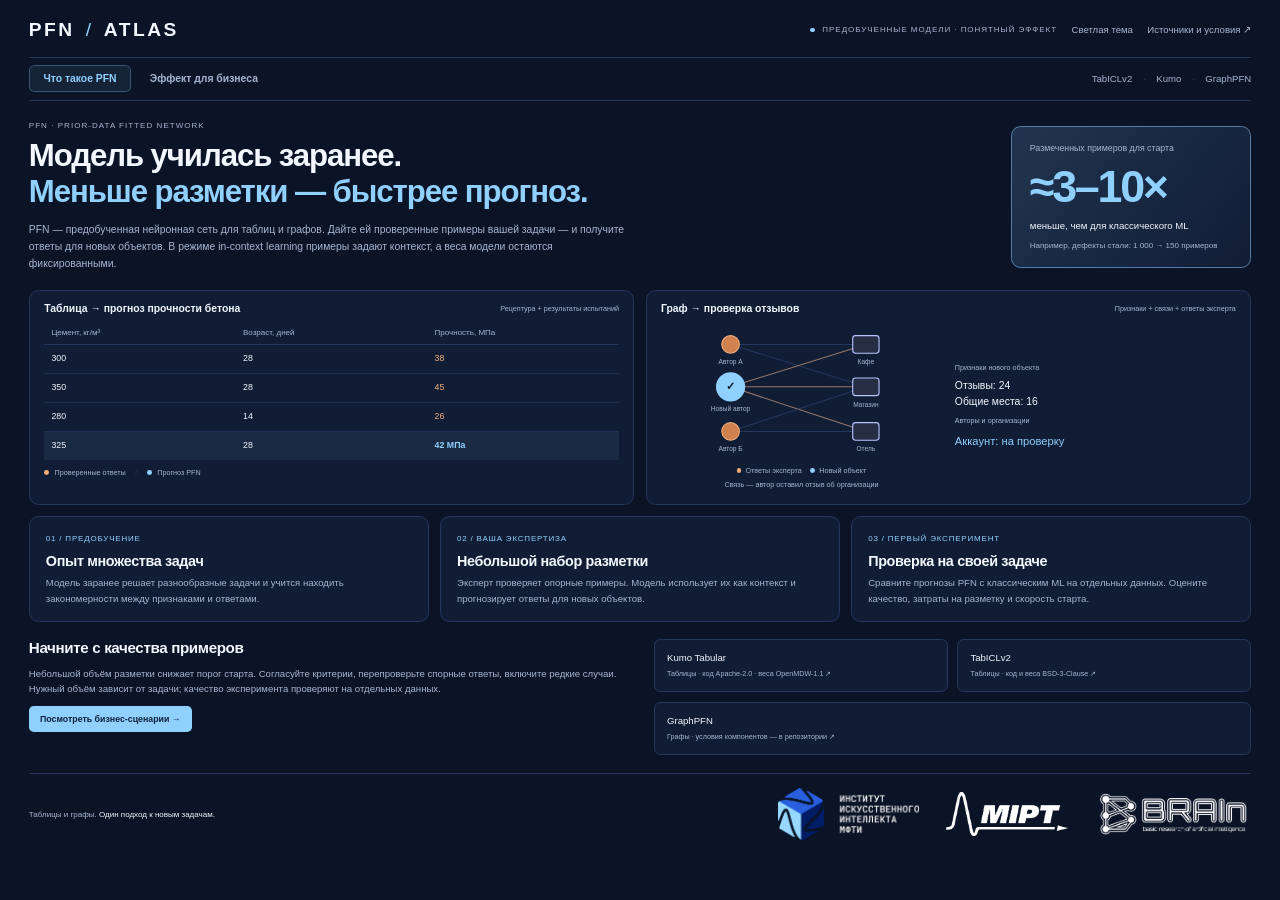
<file: pfn.html>
<!doctype html>
<html lang="ru">
<head>
  <meta charset="utf-8">
  <meta name="viewport" content="width=device-width,initial-scale=1">
  <meta name="description" content="PFN Atlas: интерактивный бизнес-стенд о запуске прогнозирования на небольшом наборе проверенных примеров. Таблицы, графы, экспертные оценки и физические испытания.">
  <meta name="color-scheme" content="dark light">
  <title>PFN Atlas — от экспертизы к прогнозу</title>
  <link rel="icon" href="data:image/svg+xml,%3Csvg xmlns='http://www.w3.org/2000/svg' viewBox='0 0 64 64'%3E%3Crect width='64' height='64' rx='14' fill='%230b1426'/%3E%3Cpath d='M16 46V18H34C48 18 48 36 34 36H16' fill='none' stroke='%238fd0ff' stroke-width='5'/%3E%3C/svg%3E">
  <link rel="stylesheet" href="pfn.css">
  <link rel="stylesheet" href="pfn-layout.css">
  <script src="pfn-layout.js" defer></script>
  <script src="pfn-data.js" defer></script>
  <script src="pfn.js" defer></script>
</head>
<body>
<div class="shell">
  <header class="topbar">
    <a class="wordmark" href="pfn.html" aria-label="PFN Atlas, главная">PFN <span>/</span> ATLAS</a>
    <div class="top-actions">
      <span class="meta"><i class="dot"></i>ПРЕДОБУЧЕННЫЕ МОДЕЛИ · ПОНЯТНЫЙ ЭФФЕКТ</span>
      <button class="quiet" id="theme" type="button">Светлая тема</button>
      <button class="quiet" id="sources" type="button" aria-haspopup="dialog">Источники и условия ↗</button>
    </div>
  </header>
  <nav class="domain-nav" aria-label="Раздел стенда">
    <button class="domain active" data-view="explain" aria-pressed="true">Что такое PFN</button>
    <button class="domain" data-view="business" aria-pressed="false">Эффект для бизнеса</button>
    <div class="model-names" aria-label="Семейства моделей">TabICLv2 <span>·</span> Kumo <span>·</span> GraphPFN</div>
  </nav>

  <main id="business-view" hidden>
    <section class="hero">
      <div><p class="eyebrow">Экспертные знания → проверенные примеры → готовый прогноз</p><h1>Меньше подготовки.<br><em>Быстрее первый эксперимент.</em></h1></div>
      <p class="hero-note">Для первого эксперимента может быть достаточно небольшого количества размеченных примеров. Важно качество ответов и разнообразие случаев.</p>
    </section>
    <div class="case-tools"><span class="label">Выберите задачу бизнеса</span><div class="filters" role="group" aria-label="Тип данных"><button data-filter="all" aria-pressed="true">Все задачи</button><button data-filter="table" aria-pressed="false">Таблицы</button><button data-filter="graph" aria-pressed="false">Графы</button></div></div>
    <div id="cases" class="cases" role="group" aria-label="Бизнес-сценарии"></div>
    <section class="task" aria-labelledby="task-title">
      <div class="task-icon" id="task-icon" aria-hidden="true"></div>
      <div class="task-copy"><div class="task-heading"><h2 id="task-title"></h2><span class="type-tag" id="task-type"></span></div><p id="task-description"></p></div>
      <div class="model-field"><label for="model">Предобученная модель</label><select id="model"></select><span id="model-mode"></span></div>
    </section>
    <section class="experiment-brief" aria-labelledby="experiment-title"><span class="label" id="experiment-title">Как выглядит эксперимент</span><p id="experiment-description"></p></section>
    <section class="scale-dock" aria-label="Годовой масштаб">
      <div class="scale-output"><label class="label" for="launches">Новых экспериментов в год</label><output id="launch-count" for="launches">10</output></div>
      <div class="scale-range"><input id="launches" type="range" min="1" max="50" step="1" value="10"><div class="landmarks"><button data-launches="1">1</button><button data-launches="10">10</button><button data-launches="25">25</button><button data-launches="50">50</button></div></div>
      <p class="scale-note" id="scale-note"></p>
    </section>
    <div class="kpi-caption"><span>Расчёт эффекта PFN-подхода</span></div>
    <section class="kpis" aria-label="Бизнес-эффект">
      <article class="kpi highlight"><span class="label">Экономия бюджета / год</span><strong id="saving"></strong><small id="saving-note"></small></article>
      <article class="kpi"><span class="label">Освобождаем время экспертов</span><strong id="expert-saving"></strong><small>человеко-часов / год</small></article>
      <article class="kpi"><span class="label">Срок одного эксперимента</span><strong id="pilot-time" class="pair-value"></strong><small id="pilot-note"></small></article>
      <article class="kpi"><span class="label" id="examples-label">Проверенные примеры / эксперимент</span><strong id="example-count" class="pair-value"></strong><small id="example-note"></small></article>
    </section>
    <div class="panels">
      <section class="panel budget-panel" aria-labelledby="budget-title">
        <div class="panel-heading"><h3 id="budget-title">Бюджет одного эксперимента</h3></div>
        <div id="cost-comparison"></div>
        <div class="cost-legend"><span><i class="legend-common"></i>Подготовка данных</span><span><i class="legend-expert"></i>Экспертиза / испытания</span><span><i class="legend-setup"></i>Настройка модели</span></div>
        <div class="time-heading"><span class="label">Длительность эксперимента</span><span class="label">дни</span></div>
        <div id="time-comparison"></div>
        <p class="panel-note" id="budget-note"></p>
      </section>
      <section class="panel example-panel" aria-labelledby="example-title">
        <div class="panel-heading"><h3 id="example-title">От опыта эксперта к прогнозу</h3></div>
        <div id="example"></div>
        <div class="example-bottom"><p id="example-explanation"></p><button class="predict-button" id="predict" type="button">Показать прогноз <span>→</span></button></div>
      </section>
    </div>
    <section class="evidence-strip" aria-label="Сравнение моделей">
      <span class="evidence-icon" aria-hidden="true">↗</span><div><span class="label" id="evidence-label"></span><p id="evidence-text"></p><small id="evidence-note"></small></div><button id="evidence-open" class="quiet" aria-haspopup="dialog">Подробнее ↗</button>
    </section>
    <div class="bottom-line"><p><button id="assumptions-open">Изменить параметры расчёта</button></p><span>Качественные ответы + разнообразные примеры</span></div>
  </main>

  <main id="explain-view">
    <div class="explain-intro"><section class="explain-hero"><p class="eyebrow">PFN · Prior-data Fitted Network</p><h1>Модель училась заранее.<br><em>Меньше разметки — быстрее прогноз.</em></h1><p>PFN — предобученная нейронная сеть для таблиц и графов. Дайте ей проверенные примеры вашей задачи — и получите ответы для новых объектов. В режиме in-context learning примеры задают контекст, а веса модели остаются фиксированными.</p></section><aside class="label-reduction"><span class="label">Размеченных примеров для старта</span><strong id="intro-reduction"></strong><p>меньше, чем для классического ML</p><span id="intro-label-example"></span></aside></div>
    <div class="intro-examples" aria-label="Примеры предсказаний PFN"><section class="panel"><div class="panel-heading"><h3>Таблица → прогноз прочности бетона</h3><span>Рецептура + результаты испытаний</span></div><div id="intro-table"></div></section><section class="panel"><div class="panel-heading"><h3>Граф → проверка отзывов</h3><span>Признаки + связи + ответы эксперта</span></div><div id="intro-graph"></div></section></div>
    <div class="explain-steps">
      <section class="panel"><span class="step-number">01 / ПРЕДОБУЧЕНИЕ</span><h2>Опыт множества задач</h2><p>Модель заранее решает разнообразные задачи и учится находить закономерности между признаками и ответами.</p></section>
      <section class="panel"><span class="step-number">02 / ВАША ЭКСПЕРТИЗА</span><h2>Небольшой набор разметки</h2><p>Эксперт проверяет опорные примеры. Модель использует их как контекст и прогнозирует ответы для новых объектов.</p></section>
      <section class="panel"><span class="step-number">03 / ПЕРВЫЙ ЭКСПЕРИМЕНТ</span><h2>Проверка на своей задаче</h2><p>Сравните прогнозы PFN с классическим ML на отдельных данных. Оцените качество, затраты на разметку и скорость старта.</p></section>
    </div>
    <section class="explain-bottom"><div><h2>Начните с качества примеров</h2><p>Небольшой объём разметки снижает порог старта. Согласуйте критерии, перепроверьте спорные ответы, включите редкие случаи. Нужный объём зависит от задачи; качество эксперимента проверяют на отдельных данных.</p><button class="predict-button" id="back-to-business">Посмотреть бизнес-сценарии →</button></div><div class="model-list"><a href="https://github.com/NVIDIA/structured-data-models" target="_blank" rel="noopener noreferrer"><b>Kumo Tabular</b><span>Таблицы · код Apache-2.0 · веса OpenMDW-1.1 ↗</span></a><a href="https://github.com/soda-inria/tabicl" target="_blank" rel="noopener noreferrer"><b>TabICLv2</b><span>Таблицы · код и веса BSD-3-Clause ↗</span></a><a href="https://github.com/yandex-research/graphpfn" target="_blank" rel="noopener noreferrer"><b>GraphPFN</b><span>Графы · условия компонентов — в репозитории ↗</span></a></div></section>
  </main>
  <footer class="footer"><span>Таблицы и графы. <b>Один подход к новым задачам.</b></span><div class="logos"><img class="lg-iii" src="logos/iii-white.png" alt="Институт искусственного интеллекта МФТИ"><img class="lg-mipt" src="logos/mipt.png" alt="МФТИ"><img class="lg-brain" src="logos/brainlab.svg" alt="BRAIn Lab"></div></footer>
  <noscript><p>Для переключения сценариев и расчёта бизнес-эффекта включите JavaScript в браузере.</p></noscript>
</div>
<dialog id="details" aria-labelledby="details-title"><div class="dialog-top"><div><span class="eyebrow">Источники · методика · экономика</span><h2 id="details-title">Условия сценария</h2></div><button class="quiet" id="details-close" aria-label="Закрыть окно">Закрыть ×</button></div><div id="details-content"></div></dialog>
</body>
</html>
</file>
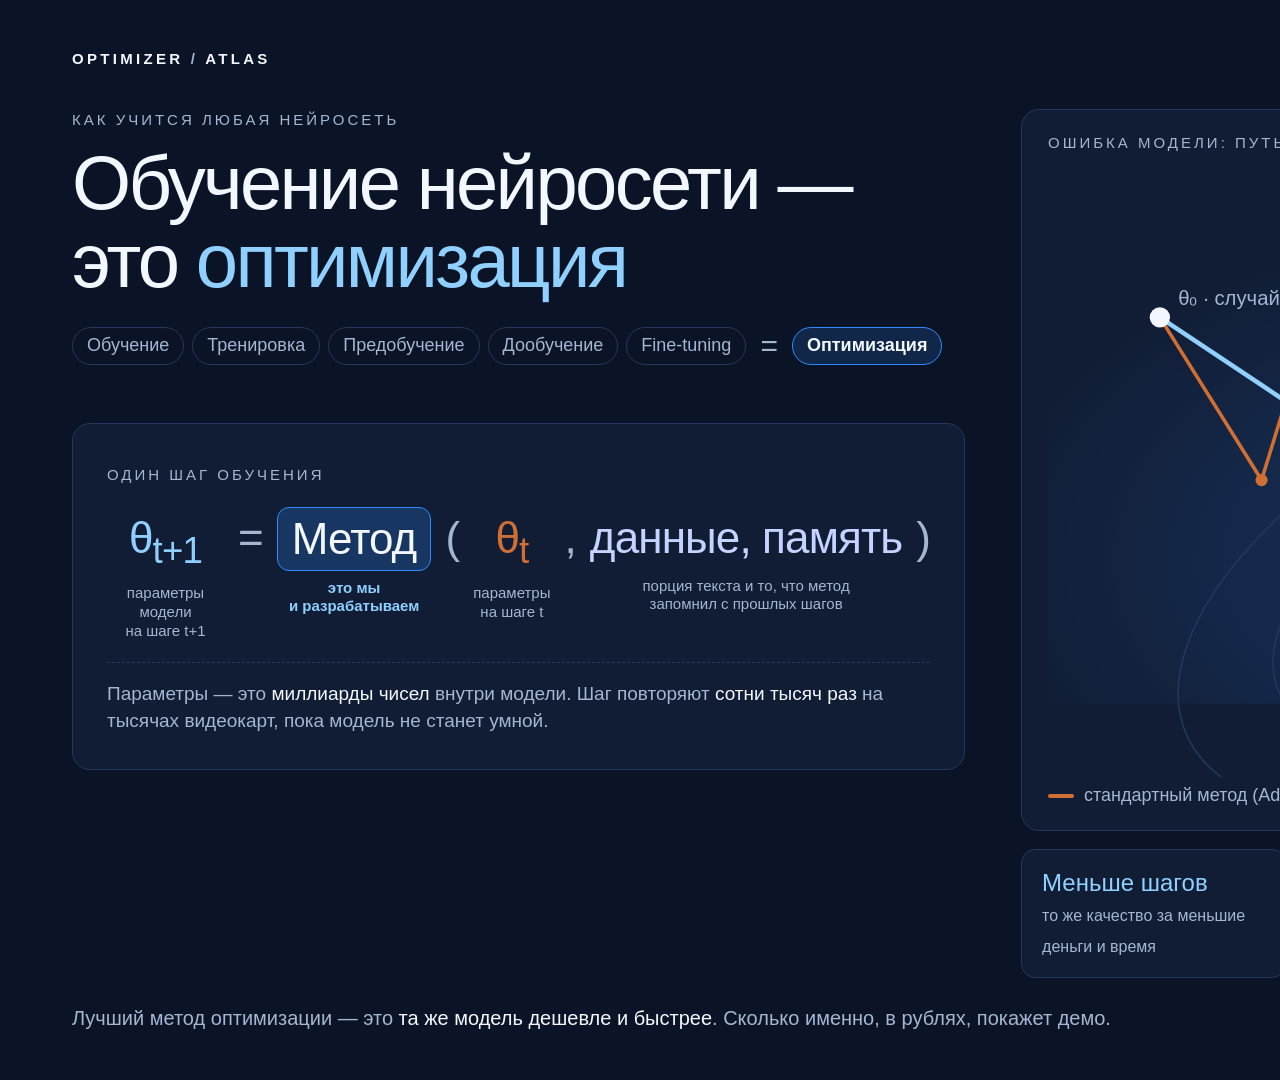
<file: poster/explainer.html>
<!doctype html>
<html lang="ru">
<head>
<meta charset="utf-8">
<title>Обучение — это оптимизация</title>
<style>
:root{--bg:#0b1426;--panel:#111d35;--text:#f3f7ff;--muted:#a6b5d0;--line:#25375c;--adam:#cf6f33;--c1:#2f8cff;--new:#8fd0ff;--c3:#c4d3ff;--c5:#6b7cff;--c2:#43cde6}
*{box-sizing:border-box}
body{margin:0;width:1920px;height:1080px;background:var(--bg);color:var(--text);font:22px/1.4 "Avenir Next","Helvetica Neue",sans-serif;overflow:hidden}
.shell{padding:48px 72px;height:100%;display:flex;flex-direction:column}
.top{display:flex;justify-content:space-between;font-size:15px;letter-spacing:.22em;color:var(--muted)}
.top b{color:var(--text);font-weight:600}.top i{display:inline-block;width:9px;height:9px;border-radius:50%;background:var(--c1);margin-right:10px}
.eyebrow{font-size:15px;letter-spacing:.2em;text-transform:uppercase;color:var(--muted)}
.main{flex:1;display:grid;grid-template-columns:1.08fr 1fr;gap:56px;margin-top:40px}
h1{font-size:76px;line-height:1.02;font-weight:500;letter-spacing:-.035em;margin:14px 0 26px}
h1 em{font-style:normal;color:var(--new)}
.words{display:flex;flex-wrap:nowrap;gap:8px;align-items:center;margin-bottom:56px}
.words span{border:1px solid var(--line);border-radius:30px;padding:5px 14px;font-size:18px;color:var(--muted)}
.words .eq{border:0;padding:0 6px;font-size:30px;color:var(--muted)}
.words .opt{border-color:var(--c1);color:var(--text);background:color-mix(in srgb,var(--c1) 16%,transparent);font-weight:600}
.formula{background:var(--panel);border:1px solid var(--line);border-radius:18px;padding:40px 34px 34px}
.f{display:flex;align-items:flex-start;gap:14px;font-size:44px;font-weight:500;letter-spacing:-.02em;white-space:nowrap}
.f .p{display:flex;flex-direction:column;align-items:center}
.f small{font-size:15px;font-weight:400;letter-spacing:0;color:var(--muted);margin-top:8px;text-align:center;line-height:1.25;white-space:normal}
.f .sym{color:var(--muted);font-weight:300}
.next{color:var(--new)}.meth{color:var(--text);background:color-mix(in srgb,var(--c1) 22%,transparent);border:1.5px solid var(--c1);border-radius:12px;padding:0 14px}
.meth+small{color:var(--new)!important;font-weight:600}
.now{color:var(--adam)}.extra{color:var(--c3)}
.repeat{margin-top:22px;padding-top:18px;border-top:1px dashed var(--line);font-size:19px;color:var(--muted)}
.repeat b{color:var(--text);font-weight:500}
.right{display:flex;flex-direction:column}
.plot{background:var(--panel);border:1px solid var(--line);border-radius:18px;padding:22px 26px;flex:1;display:flex;flex-direction:column}
.plot svg{flex:1;width:100%}
.legend{display:flex;gap:28px;font-size:18px;color:var(--muted);margin-top:6px}
.legend i{display:inline-block;width:26px;height:4px;border-radius:2px;vertical-align:middle;margin-right:10px}
.cards{display:grid;grid-template-columns:repeat(3,1fr);gap:16px;margin-top:18px}
.card{background:var(--panel);border:1px solid var(--line);border-radius:14px;padding:16px 20px}
.card strong{display:block;font-size:24px;font-weight:500;color:var(--new)}
.card span{font-size:16px;color:var(--muted);line-height:1.3}
.cta{margin-top:26px;display:flex;justify-content:space-between;align-items:center;font-size:20px;color:var(--muted)}
.cta b{color:var(--text);font-weight:500}
.cta .arrow{color:var(--c1);font-size:26px}
</style>
</head>
<body>
<div class="shell">
 <div class="top"><b>OPTIMIZER <span style="color:var(--muted)">/</span> ATLAS</b><span><i></i>ЧЕМ МЫ ЗАНИМАЕМСЯ</span></div>
 <div class="main">
  <div>
   <div class="eyebrow">Как учится любая нейросеть</div>
   <h1>Обучение нейросети —<br>это <em>оптимизация</em></h1>
   <div class="words"><span>Обучение</span><span>Тренировка</span><span>Предобучение</span><span>Дообучение</span><span style="white-space:nowrap">Fine-tuning</span><span class="eq">=</span><span class="opt">Оптимизация</span></div>
   <div class="formula">
    <div class="eyebrow" style="margin-bottom:22px">Один шаг обучения</div>
    <div class="f">
     <div class="p"><span class="next">θ<sub>t+1</sub></span><small>параметры модели<br>на шаге t+1</small></div>
     <span class="sym">=</span>
     <div class="p"><span class="meth">Метод</span><small>это мы<br>и разрабатываем</small></div>
     <span class="sym">(</span>
     <div class="p"><span class="now">θ<sub>t</sub></span><small>параметры<br>на шаге t</small></div>
     <span class="sym">,</span>
     <div class="p"><span class="extra">данные, память</span><small>порция текста и то, что метод<br>запомнил с прошлых шагов</small></div>
     <span class="sym">)</span>
    </div>
    <div class="repeat">Параметры — это <b>миллиарды чисел</b> внутри модели. Шаг повторяют <b>сотни тысяч раз</b> на тысячах видеокарт, пока модель не станет умной.</div>
   </div>
  </div>
  <div class="right">
   <div class="plot">
    <div class="eyebrow">Ошибка модели: путь вниз, к хорошему качеству</div>
    <svg viewBox="0 0 760 470" aria-hidden="true">
     <defs><radialGradient id="g" cx="62%" cy="70%" r="70%"><stop offset="0" stop-color="#2f8cff" stop-opacity=".22"/><stop offset="1" stop-color="#2f8cff" stop-opacity="0"/></radialGradient></defs>
     <rect width="760" height="470" fill="url(#g)"/>
     <g fill="none" stroke="#25375c" stroke-width="1.5">
      <ellipse cx="520" cy="330" rx="40" ry="18" transform="rotate(-24 520 330)"/>
      <ellipse cx="520" cy="330" rx="95" ry="42" transform="rotate(-24 520 330)"/>
      <ellipse cx="520" cy="330" rx="160" ry="72" transform="rotate(-24 520 330)"/>
      <ellipse cx="520" cy="330" rx="235" ry="108" transform="rotate(-24 520 330)"/>
      <ellipse cx="520" cy="330" rx="320" ry="150" transform="rotate(-24 520 330)"/>
      <ellipse cx="520" cy="330" rx="420" ry="198" transform="rotate(-24 520 330)"/>
     </g>
     <polyline fill="none" stroke="#cf6f33" stroke-width="3.5" stroke-linejoin="round" points="110,90 210,250 250,120 320,290 350,170 410,320 430,230 470,345 480,290 505,338"/>
     <g fill="#cf6f33"><circle cx="210" cy="250" r="6"/><circle cx="250" cy="120" r="6"/><circle cx="320" cy="290" r="6"/><circle cx="350" cy="170" r="6"/><circle cx="410" cy="320" r="6"/><circle cx="430" cy="230" r="6"/><circle cx="470" cy="345" r="6"/><circle cx="480" cy="290" r="6"/><circle cx="505" cy="338" r="6"/></g>
     <polyline fill="none" stroke="#8fd0ff" stroke-width="4.5" stroke-linejoin="round" points="110,90 260,190 390,270 470,312 515,331"/>
     <g fill="#8fd0ff"><circle cx="260" cy="190" r="7"/><circle cx="390" cy="270" r="7"/><circle cx="470" cy="312" r="7"/></g>
     <circle cx="110" cy="90" r="10" fill="#f3f7ff"/>
     <text x="128" y="78" fill="#a6b5d0" font-size="20">θ₀ · случайная модель</text>
     <circle cx="520" cy="330" r="13" fill="#2f8cff" stroke="#f3f7ff" stroke-width="3"/>
     <text x="548" y="372" fill="#f3f7ff" font-size="21">обученная модель</text>
    </svg>
    <div class="legend"><span><i style="background:var(--adam)"></i>стандартный метод (AdamW): больше шагов</span><span><i style="background:var(--new)"></i>наш метод: короче путь</span></div>
   </div>
   <div class="cards">
    <div class="card"><strong>Меньше шагов</strong><span>то же качество за меньшие деньги и время</span></div>
    <div class="card"><strong>Меньше памяти</strong><span>нужно меньше видеокарт</span></div>
    <div class="card"><strong>Меньше трафика</strong><span>кластер меньше ждёт сеть</span></div>
   </div>
  </div>
 </div>
 <div class="cta"><span>Лучший метод оптимизации — это <b>та же модель дешевле и быстрее</b>. Сколько именно, в рублях, покажет демо.</span></div>
</div>
</body>
</html>
</file>
<file: tabular.css>
.workspace.tabular{display:block}.tabular .controls{display:none}.tabular-view .intro{display:none}
.tb{--muon:var(--c2);--also:var(--c4)}
.tb-head{display:flex;justify-content:space-between;align-items:center;gap:24px;margin:18px 0 22px}.tb-head .eyebrow{margin:0 0 7px;color:var(--new)}.tb-head h2{font-size:40px;line-height:1.1;letter-spacing:-.04em;font-weight:500;margin:0}.tb-head h2 em{color:var(--new);font-style:normal}.tb-head p{font-size:14px;color:var(--muted);margin:10px 0 0}
.tb-research{display:flex;gap:10px}.tb-research a{border:1px solid var(--line);border-radius:10px;padding:12px 16px;color:var(--text);text-decoration:none;min-width:190px}.tb-research b{display:block;font-size:20px;font-weight:500;color:var(--muon)}.tb-research a:last-child b{color:var(--also)}.tb-research span{display:block;font-size:11px;color:var(--muted);margin-top:3px}
.tb-cases{display:grid;grid-template-columns:repeat(4,minmax(0,1fr));gap:8px;margin-bottom:12px}.tb-case{display:flex;align-items:center;gap:12px;text-align:left;background:transparent;border:1px solid var(--line);border-radius:10px;padding:13px 16px;color:var(--muted)}.tb-case.active{background:color-mix(in srgb,var(--c1) 12%,var(--panel));border-color:var(--c1);color:var(--text)}.tb-case svg{width:27px;height:27px;flex:none;stroke:currentColor;fill:none;stroke-width:1.5;stroke-linecap:round;stroke-linejoin:round}.tb-case b{display:block;font-size:15px;font-weight:500}.tb-case small{display:block;font-size:11px;opacity:.7;margin-top:2px}
.tb-task{display:grid;grid-template-columns:1.12fr 1fr;gap:24px;padding:13px 18px;margin-bottom:12px;border:1px solid var(--line);border-radius:10px;background:color-mix(in srgb,var(--panel) 60%,transparent)}.tb-task>div+div{border-left:1px solid var(--line);padding-left:24px}.tb-task p{font-size:13px;line-height:1.5;margin:5px 0 0;color:var(--text)}
.tb-audience{display:grid;grid-template-columns:210px minmax(0,1fr) 220px;align-items:center;gap:28px;padding:15px 22px 12px;background:var(--panel);border:1px solid var(--line);border-radius:12px}.tb-label{font-size:11px;color:var(--muted);display:block}.tb-users{font-size:38px;line-height:1.2;color:var(--new);font-weight:500;letter-spacing:-.04em}.tb-audience input{display:block;margin:0;height:34px;accent-color:var(--c1)}.tb-ticks{display:flex;justify-content:space-between}.tb-ticks button{background:none;border:0;padding:3px 0;color:var(--muted);font-size:11px}.tb-baseline{border-left:1px solid var(--line);padding-left:22px}.tb-baseline strong{font-size:25px;display:block;font-weight:500;font-variant-numeric:tabular-nums}.tb-baseline small{font-size:10px;color:var(--muted)}
.tb-kpi-top{display:flex;justify-content:space-between;align-items:center;gap:12px;margin:17px 0 8px;font-size:12px;color:var(--muted)}.tb-methods{display:flex;gap:5px}.tb-methods button{background:none;border:1px solid var(--line);border-radius:6px;padding:4px 14px;font-size:12px;color:var(--muted)}.tb-methods button.active{color:var(--text);border-color:var(--method-color);background:color-mix(in srgb,var(--method-color) 12%,transparent)}
.tb-kpis{display:grid;grid-template-columns:1.25fr 1fr 1fr 1fr;gap:10px;margin-bottom:14px}.tb-kpi{background:var(--panel);border:1px solid var(--line);border-radius:12px;padding:15px 18px;min-width:0}.tb-kpi:first-child{border-color:color-mix(in srgb,var(--method-color) 65%,var(--line));background:linear-gradient(120deg,color-mix(in srgb,var(--method-color) 12%,var(--panel)),var(--panel))}.tb-kpi strong{display:block;font-size:32px;line-height:1.3;font-weight:500;letter-spacing:-.035em;white-space:nowrap;margin:6px 0;color:var(--text);font-variant-numeric:tabular-nums}.tb-kpi:first-child strong{color:var(--method-color)}.tb-kpi small{display:block;font-size:11px;color:var(--muted)}.tb .negative{color:var(--adam)!important}
.tb-kpi #tb-rate{font-size:24px;line-height:1.73}
.tb-panels{display:grid;grid-template-columns:1.12fr 1fr;gap:12px}.tb-panel{background:var(--panel);border:1px solid var(--line);border-radius:12px;padding:17px 20px}.tb-panel-head{display:flex;align-items:baseline;justify-content:space-between;gap:12px;margin-bottom:14px}.tb-panel h3{font-size:16px;font-weight:500;margin:0}.tb-panel-head>span{font-size:10px;color:var(--muted)}.tb-revenue-row{display:grid;grid-template-columns:84px minmax(0,1fr) 105px;gap:12px;align-items:center;margin:15px 0}.tb-revenue-row button{text-align:left;padding:0;border:0;background:none;color:var(--text);font-size:14px}.tb-revenue-row button:before{content:'';display:inline-block;width:7px;height:7px;border-radius:2px;background:var(--row-color);margin-right:7px}.tb-revenue-row button[aria-pressed=true]{font-weight:650}.tb-bar{height:22px;background:var(--deep);border-radius:4px;position:relative;overflow:hidden}.tb-bar-fill{position:absolute;inset:0 auto 0 0;background:var(--row-color);border-radius:3px;opacity:.75;transition:width .2s}.tb-base-line{position:absolute;top:0;bottom:0;border-left:1px dashed var(--text);opacity:.6}.tb-revenue-number{text-align:right;line-height:1.2;font-size:14px;font-variant-numeric:tabular-nums}.tb-revenue-number small{display:block;font-size:10px;color:var(--row-color);margin-top:3px}.tb-panel-note{font-size:11px;color:var(--muted);margin:12px 0 0}
.tb-chain{display:grid;grid-template-columns:repeat(3,minmax(0,1fr));gap:20px;margin:23px 0 14px}.tb-chain>div{position:relative}.tb-chain>div:not(:last-child):after{content:'→';position:absolute;right:-14px;top:8px;color:var(--muted)}.tb-chain strong{font-size:24px;display:block;font-weight:500;letter-spacing:-.02em;font-variant-numeric:tabular-nums}.tb-chain span{font-size:11px;color:var(--muted);display:block;line-height:1.35;margin-top:3px}.tb-equation{font-size:12px;color:var(--muted);padding:12px 0 0;border-top:1px solid var(--line)}.tb-equation b{font-weight:500;color:var(--text)}
.tb-footnote{display:flex;justify-content:space-between;gap:20px;font-size:10px;color:var(--muted);margin:9px 0 0}.tb-footnote span:first-child{max-width:75%}
@media(max-width:1100px){.tb-head h2{font-size:32px}.tb-research a{min-width:160px;padding:10px 12px}.tb-kpi strong{font-size:28px}.tb-case{padding:12px}.tb-case b{font-size:13px}.tb-audience{grid-template-columns:170px minmax(0,1fr) 190px;gap:20px}}
@media(max-width:700px){.tb-head{display:block}.tb-head h2{font-size:34px}.tb-research{margin-top:16px}.tb-research a{flex:1;min-width:0}.tb-cases{grid-template-columns:1fr 1fr}.tb-case svg{width:22px;height:22px}.tb-audience{grid-template-columns:1fr 1fr;padding:14px;gap:10px}.tb-range{grid-row:2;grid-column:1/-1}.tb-users{font-size:30px}.tb-baseline{padding-left:12px}.tb-baseline strong{font-size:21px}.tb-kpis{grid-template-columns:1fr 1fr}.tb-kpi{padding:12px}.tb-kpi strong{font-size:26px}.tb-panels{grid-template-columns:1fr}.tb-kpi-top{align-items:flex-start}.tb-footnote{display:block}.tb-footnote span{display:block;margin-top:5px}.tb-panel{padding:15px}.tb-revenue-row{grid-template-columns:70px minmax(0,1fr) 90px;gap:8px}.tb-chain strong{font-size:21px}.tb-task{grid-template-columns:1fr;gap:12px}.tb-task>div+div{border-left:0;border-top:1px solid var(--line);padding:12px 0 0}}
</file>
<file: pfn.css>
:root{color-scheme:dark;--bg:#0b1426;--panel:#111d35;--deep:#0a1120;--text:#f3f7ff;--muted:#a6b5d0;--line:#25375c;--accent:#8fd0ff;--orange:#f3ad79;--purple:#b9c4ff;--common:#425777;--expert:#cf824e;--setup:#8b9fdc;--radius:12px}
*{box-sizing:border-box}body{margin:0;background:var(--bg);color:var(--text);font-family:"Avenir Next","Helvetica Neue",Arial,sans-serif;font-size:14px;-webkit-font-smoothing:antialiased}button,input,select{font:inherit}button,a,input,select{-webkit-tap-highlight-color:transparent}button,a{touch-action:manipulation}button{cursor:pointer}a{color:inherit}button{color:inherit}button:focus-visible,a:focus-visible,input:focus-visible,select:focus-visible{outline:2px solid var(--accent);outline-offset:4px}button{border:0}button:disabled{cursor:default}button,select{transition:background .15s,border-color .15s,color .15s}button:hover:not(:disabled),a.quiet:hover{color:var(--accent)}[hidden]{display:none!important}.shell{max-width:2000px;margin:0 auto;padding:20px 30px 12px}.topbar{display:flex;align-items:center;justify-content:space-between;gap:22px;min-height:39px}.wordmark{font-size:24px;font-weight:800;letter-spacing:.13em;white-space:nowrap;text-decoration:none}.wordmark span{color:var(--accent);font-weight:400;margin:0 4px}.top-actions{display:flex;align-items:center;gap:18px}.meta{font-size:10px;letter-spacing:.12em;color:var(--muted);white-space:nowrap}.dot{display:inline-block;width:6px;height:6px;border-radius:100%;background:var(--accent);margin-right:9px}.quiet{padding:8px 0;background:none;color:var(--muted);font-size:12px;text-decoration:none;white-space:nowrap}.domain-nav{display:flex;gap:5px;align-items:center;border-block:1px solid var(--line);padding:9px 0;margin-top:14px}.domain{padding:9px 17px;background:transparent;border:1px solid transparent;border-radius:7px;color:var(--muted);font-weight:600;font-size:13px}.domain.active{color:var(--accent);background:color-mix(in srgb,var(--accent) 8%,transparent);border-color:color-mix(in srgb,var(--accent) 30%,transparent)}.model-names{margin-left:auto;font-size:12px;color:var(--muted)}.model-names span{padding:0 10px;color:var(--line)}.hero{display:flex;justify-content:space-between;align-items:end;gap:50px;padding:23px 0 21px}.eyebrow{font-size:10px;letter-spacing:.13em;text-transform:uppercase;color:var(--muted);margin:0 0 10px}h1{font-size:35px;line-height:1.14;letter-spacing:-.035em;margin:0;font-weight:600}h1 em{font-style:normal;color:var(--accent)}.hero-note{font-size:14px;line-height:1.6;color:var(--muted);width:290px;margin:0 0 2px}.label{font-size:11px;color:var(--muted)}.case-tools{display:flex;align-items:center;justify-content:space-between;gap:16px;margin-bottom:9px}.filters{display:flex;gap:4px}.filters button{background:none;color:var(--muted);padding:5px 10px;font-size:11px;border-radius:5px}.filters button[aria-pressed=true]{background:var(--panel);color:var(--accent)}.cases{display:grid;grid-template-columns:repeat(4,minmax(0,1fr));gap:10px}.case-button{background:var(--panel);border:1px solid var(--line);border-radius:9px;padding:15px 16px;text-align:left;display:grid;grid-template-columns:38px minmax(0,1fr);column-gap:14px;row-gap:6px;align-content:center;min-height:108px;position:relative}.case-button.active{border-color:var(--accent);background:color-mix(in srgb,var(--accent) 10%,var(--bg))}.case-button svg{grid-column:1;grid-row:1/3;align-self:center;justify-self:center;width:32px;height:32px;stroke:var(--muted);fill:none;stroke-width:1.4;stroke-linecap:round;stroke-linejoin:round}.case-button.active svg{stroke:var(--accent)}.case-button strong{grid-column:2;font-size:28px;line-height:1.12;font-weight:600;overflow-wrap:anywhere;text-wrap:balance}.case-button small{grid-column:2;font-size:11px;color:var(--muted);line-height:1.3}.task{display:flex;gap:14px;align-items:center;padding:18px 0 15px}.task-icon{width:43px;height:43px;border:1px solid var(--line);border-radius:10px;display:grid;place-items:center;flex-shrink:0;color:var(--accent)}.task-icon svg{width:28px;height:28px;fill:none;stroke:currentColor;stroke-width:1.5;stroke-linecap:round;stroke-linejoin:round}.task-copy{flex:1;min-width:0}.task-heading{display:flex;align-items:center;gap:12px}h2{font-size:19px;letter-spacing:-.025em;margin:0;font-weight:600}.task-heading h2{font-size:22px}.type-tag{border:1px solid var(--line);color:var(--muted);border-radius:4px;font-size:9px;padding:3px 5px;white-space:nowrap}.task-copy p{color:var(--muted);font-size:12px;line-height:1.5;margin:5px 0 0;max-width:850px}.model-field{display:flex;flex-direction:column;align-items:stretch;gap:4px;min-width:215px;max-width:270px}.model-field label{font-size:10px;color:var(--muted)}select{background:var(--deep);color:var(--text);border:1px solid var(--line);border-radius:6px;padding:7px 28px 7px 10px;width:100%;font-size:12px}.model-field>span{font-size:9px;color:var(--muted)}.scale-dock{display:flex;align-items:center;gap:28px;padding:12px 18px;border:1px solid var(--line);border-radius:var(--radius);background:var(--deep)}.scale-output{display:flex;align-items:center;gap:20px;white-space:nowrap}.scale-output output{font-size:29px;font-weight:600;color:var(--accent);min-width:36px;text-align:right;font-variant-numeric:tabular-nums}.scale-range{flex:1;max-width:590px}.scale-range input{appearance:none;-webkit-appearance:none;height:4px;width:100%;margin:8px 0 9px;background:linear-gradient(to right,var(--accent) var(--fill,18.37%),var(--line) var(--fill,18.37%));border-radius:4px;cursor:pointer;display:block}.scale-range input::-webkit-slider-thumb{appearance:none;-webkit-appearance:none;width:14px;height:14px;background:var(--accent);border:3px solid var(--deep);outline:1px solid var(--accent);border-radius:50%}.scale-range input::-moz-range-thumb{width:9px;height:9px;background:var(--accent);border:3px solid var(--deep);outline:1px solid var(--accent);border-radius:50%}.landmarks{display:flex;justify-content:space-between}.landmarks button{background:none;color:var(--muted);font-size:9px;padding:0}.scale-note{font-size:11px;color:var(--muted);margin:0 0 0 auto;max-width:235px;line-height:1.5}.kpi-caption{display:flex;align-items:center;justify-content:space-between;margin:17px 0 8px;font-size:11px;color:var(--muted)}.scenario-badge,.badge{font-size:9px;border:1px solid var(--line);border-radius:4px;padding:3px 6px;color:var(--muted)}.kpis{display:grid;grid-template-columns:1.1fr 1fr 1fr 1fr;gap:10px}.kpi{border:1px solid var(--line);border-radius:var(--radius);padding:15px 16px 12px;min-width:0;background:var(--panel)}.kpi.highlight{border-color:color-mix(in srgb,var(--accent) 45%,var(--line));background:linear-gradient(120deg,color-mix(in srgb,var(--accent) 11%,var(--panel)),var(--panel))}.kpi>.label{display:block;font-size:10px}.kpi>strong{display:block;font-size:35px;line-height:1.18;letter-spacing:-.04em;font-weight:600;margin:9px 0 7px;font-variant-numeric:tabular-nums;white-space:nowrap}.kpi.highlight strong{color:var(--accent)}.kpi small{color:var(--muted);font-size:10px;display:block;line-height:1.4}.pair-value .before{color:var(--muted);font-size:.72em;font-weight:400}.pair-value .arrow{font-size:.55em;color:var(--muted);padding:0 9px}.pair-value .after{color:var(--accent)}.pair-value .suffix{font-size:.4em;letter-spacing:0;color:var(--muted);padding-left:5px}.panels{display:grid;grid-template-columns:1fr 1fr;gap:12px;margin-top:12px}.panel{background:var(--panel);border:1px solid var(--line);border-radius:var(--radius);padding:16px 18px;min-width:0}.panel-heading{display:flex;align-items:center;justify-content:space-between;gap:10px;margin-bottom:17px}h3{font-size:13px;margin:0;font-weight:600}.panel-heading>span{font-size:9px;color:var(--muted)}.comparison-row{margin-bottom:13px}.bar-label{display:flex;justify-content:space-between;align-items:baseline;gap:14px;margin-bottom:6px;font-size:11px;color:var(--muted)}.bar-label strong{color:var(--text);font-size:13px;font-weight:500;font-variant-numeric:tabular-nums}.comparison-row.pfn .bar-label{color:var(--accent)}.bar-track{height:13px;border-radius:3px;background:var(--deep);display:flex;overflow:hidden}.bar-segment{height:100%;min-width:0;transition:width .25s}.common-segment{background:var(--common)}.expert-segment{background:var(--expert)}.setup-segment{background:var(--setup)}.cost-legend{display:flex;gap:16px;font-size:9px;color:var(--muted);margin:1px 0 18px;flex-wrap:wrap}.cost-legend span{display:flex;gap:5px;align-items:center}.cost-legend i{width:7px;height:7px;display:inline-block;border-radius:2px}.legend-common{background:var(--common)}.legend-expert{background:var(--expert)}.legend-setup{background:var(--setup)}.time-heading{display:flex;justify-content:space-between;border-top:1px solid var(--line);padding-top:12px;margin-bottom:9px}.time-row{display:grid;grid-template-columns:100px 1fr 38px;gap:12px;align-items:center;margin:8px 0;font-size:10px;color:var(--muted)}.time-row>strong{font-weight:500;text-align:right;color:var(--text);font-variant-numeric:tabular-nums}.time-row .bar-track{height:5px}.time-row .time-fill{background:var(--common);border-radius:3px}.time-row.pfn .time-fill{background:var(--accent)}.time-row.pfn>span,.time-row.pfn>strong{color:var(--accent)}.panel-note{font-size:10px;line-height:1.5;color:var(--muted);margin:11px 0 0}.example-panel{display:flex;flex-direction:column}.example-panel .panel-heading{margin-bottom:10px}#example{flex:1;display:flex;flex-direction:column;justify-content:center}.sample-table{width:100%;border-collapse:collapse;font-size:11px;table-layout:fixed}.sample-table th{text-align:left;font-weight:400;color:var(--muted);font-size:10px;padding:9px 9px;border-bottom:1px solid var(--line)}.sample-table td{padding:10px 9px;border-bottom:1px solid color-mix(in srgb,var(--line) 65%,transparent);height:34px;line-height:1.35;overflow-wrap:anywhere}.sample-table tr.known td:last-child{color:var(--orange)}.sample-table tr.query{background:color-mix(in srgb,var(--accent) 7%,transparent)}.sample-table tr.query td{border-bottom:0}.sample-table tr.query td:last-child{color:var(--accent);font-weight:600}.sample-table .answer{animation:appear .35s ease-out}.table-note{display:flex;align-items:center;gap:7px;font-size:9px;color:var(--muted);margin:10px 0 0}.table-note i,.graph-key i{display:inline-block;width:6px;height:6px;border-radius:50%;background:var(--orange)}.table-note .query-dot,.graph-key .query-dot{background:var(--accent)}.table-note .separator{margin:0 5px;color:var(--line)}.example-bottom{display:flex;align-items:center;justify-content:space-between;gap:18px;margin-top:14px;padding-top:11px;border-top:1px solid var(--line)}.example-bottom p{font-size:10px;color:var(--muted);line-height:1.5;margin:0;max-width:65%}.predict-button{background:var(--accent);color:#102039;border-radius:6px;font-size:11px;font-weight:600;padding:10px 14px;white-space:nowrap}.predict-button:hover:not(:disabled){color:#102039;background:color-mix(in srgb,var(--accent) 80%,white)}.predict-button span{margin-left:12px}.graph-example{display:grid;grid-template-columns:1fr 1fr;gap:16px;align-items:center}.network{width:100%;height:175px;display:block}.network .edge{stroke:var(--line);stroke-width:1.4}.network .edge.context{stroke:color-mix(in srgb,var(--orange) 55%,var(--line))}.network .node{fill:var(--deep);stroke:var(--common);stroke-width:1.5}.network .node.known{fill:var(--expert);stroke:var(--orange)}.network .node.target{fill:var(--panel);stroke:var(--accent);stroke-width:2}.network .node.revealed{fill:var(--accent)}.network text{font-family:inherit;fill:var(--accent);font-size:15px;font-weight:600;text-anchor:middle}.network .revealed-text{fill:var(--deep)}.graph-key{font-size:9px;color:var(--muted);display:flex;gap:11px;justify-content:center}.graph-key span{display:flex;gap:5px;align-items:center}.graph-context{font-size:10px;color:var(--muted)}.graph-context .label{font-size:9px}.graph-context>strong{display:block;font-size:13px;line-height:1.5;margin:8px 0;color:var(--text);font-weight:500}.graph-context .graph-answer{color:var(--accent);font-size:15px;line-height:1.5;min-height:45px;margin-top:10px}.evidence-strip{display:flex;gap:13px;align-items:center;border:1px solid var(--line);border-radius:9px;padding:12px 16px;margin-top:12px;background:var(--deep)}.evidence-icon{width:30px;height:30px;border:1px solid var(--line);border-radius:7px;display:grid;place-items:center;color:var(--accent);font-size:20px;flex-shrink:0}.evidence-strip>div{flex:1;min-width:0}.evidence-strip .label{font-size:9px}.evidence-strip p{font-size:12px;margin:4px 0}.evidence-strip p strong{font-weight:500;color:var(--accent)}.evidence-strip small{font-size:9px;color:var(--muted)}.bottom-line{display:flex;justify-content:space-between;gap:25px;margin:10px 0 14px;align-items:baseline}.bottom-line p,.bottom-line>span{margin:0;color:var(--muted);font-size:9px;line-height:1.5}.bottom-line button{background:none;color:var(--accent);font-size:9px;padding:0 0 0 6px}.bottom-line>span{color:var(--accent);white-space:nowrap}.footer{border-top:1px solid var(--line);padding-top:12px;display:flex;justify-content:space-between;align-items:center;min-height:46px}.footer>span{font-size:10px;color:var(--muted)}.footer b{color:var(--text);font-weight:400}.logos{display:flex;align-items:center;gap:24px}.logos img{object-fit:contain;opacity:.85}.lg-iii{width:120px;height:29px}.lg-mipt{width:77px;height:28px}.lg-brain{width:105px;height:27px;filter:brightness(0) invert(1)}.explain-hero{max-width:800px;padding:45px 0 32px}.explain-hero h1{font-size:43px}.explain-hero>p:last-child{max-width:650px;color:var(--muted);line-height:1.6;font-size:15px;margin:18px 0 0}.explain-steps{display:grid;grid-template-columns:repeat(3,1fr);gap:14px}.explain-steps .panel{padding:23px;min-height:300px}.step-number{color:var(--accent);font-size:10px;letter-spacing:.1em}.explain-steps h2{margin:20px 0 10px;font-size:20px}.explain-steps p,.explain-bottom p{color:var(--muted);font-size:13px;line-height:1.7;margin:0}.mini-tables{height:85px;display:flex;gap:9px;align-items:center}.mini-tables i{width:43px;height:54px;border:1px solid var(--common);border-radius:3px;background:repeating-linear-gradient(0deg,transparent 0 12px,var(--line) 12px 13px),repeating-linear-gradient(90deg,transparent 0 13px,var(--line) 13px 14px)}.mini-tables i:nth-child(2n){transform:translateY(8px);border-color:var(--accent)}.context-example{height:85px;display:flex;flex-direction:column;gap:5px;justify-content:center;max-width:230px}.context-example span{font-size:10px;color:var(--muted);display:flex;justify-content:space-between;border-bottom:1px solid var(--line);padding:4px 0}.context-example b{color:var(--orange)}.context-example span:last-child b{color:var(--accent)}.mini-result{height:85px;display:flex;gap:12px;align-items:center;font-size:14px}.mini-result span{color:var(--accent)}.explain-bottom{display:grid;grid-template-columns:1fr 1fr;gap:65px;padding:35px 0}.explain-bottom h2{margin-bottom:12px}.explain-bottom .predict-button{margin-top:20px}.model-list{display:grid;grid-template-columns:1fr 1fr;gap:12px}.model-list a{padding:15px;background:var(--panel);border:1px solid var(--line);border-radius:8px;text-decoration:none}.model-list b{font-size:12px;font-weight:500;display:block;margin-bottom:7px}.model-list span{font-size:9px;color:var(--muted);line-height:1.5;display:block}.model-list a:last-child{grid-column:1/-1}.model-list a:hover{border-color:var(--accent)}dialog{background:var(--bg);color:var(--text);border:1px solid var(--line);border-radius:14px;padding:26px;width:min(860px,calc(100% - 32px));max-height:calc(100dvh - 50px);overflow:auto;box-shadow:0 35px 120px #0008}dialog::backdrop{background:#030916b8;backdrop-filter:blur(5px)}.dialog-top{display:flex;justify-content:space-between;gap:24px;align-items:start;border-bottom:1px solid var(--line);padding-bottom:18px;margin-bottom:20px}.dialog-top h2{font-size:23px}.dialog-top .eyebrow{font-size:9px}.details-section{margin-bottom:23px}.details-section h3{font-size:14px;margin-bottom:11px}.details-section p{font-size:12px;color:var(--muted);line-height:1.7;margin:8px 0}.details-section a{color:var(--accent);font-size:12px}.evidence-table{width:100%;border-collapse:collapse;font-size:12px;margin:12px 0}.evidence-table td,.evidence-table th{padding:10px 8px;border-bottom:1px solid var(--line);text-align:left}.evidence-table th{color:var(--muted);font-weight:400;font-size:10px}.evidence-table .estimated-value{color:var(--orange)}.evidence-table .selected td:first-child{color:var(--accent)}.badge.benchmark{color:var(--accent)}.badge.estimate{color:var(--orange)}.assumptions-form{display:grid;grid-template-columns:repeat(3,1fr);gap:12px}.assumptions-form label{font-size:10px;color:var(--muted);display:flex;flex-direction:column;gap:6px;line-height:1.4}.assumptions-form input{width:100%;padding:9px;border:1px solid var(--line);background:var(--deep);border-radius:5px;color:var(--text);font-size:13px}.form-actions{grid-column:1/-1;display:flex;align-items:center;gap:20px;margin-top:5px}.form-message{font-size:11px;color:var(--orange);grid-column:1/-1;min-height:0}.details-section details{font-size:11px;color:var(--muted);line-height:1.8;margin-top:13px}.details-section summary{cursor:pointer;color:var(--text)}.details-section .formula{padding:12px;background:var(--panel);border-radius:7px;font-size:11px;line-height:1.8}.source-list{display:grid;gap:14px}.source-list a{font-size:12px;display:block}.source-list p{font-size:11px;margin:4px 0}.dialog-top button{padding-top:0}.sr-only{position:absolute;width:1px;height:1px;padding:0;margin:-1px;overflow:hidden;clip:rect(0,0,0,0);white-space:nowrap;border:0}noscript p{padding:20px;border:1px solid var(--orange);color:var(--orange)}@keyframes appear{from{opacity:.3;transform:translateY(3px)}to{opacity:1;transform:none}}
body.light{color-scheme:light;--bg:#f3f5f9;--panel:#fff;--deep:#eaf0f7;--text:#14243c;--muted:#5d6e88;--line:#cfdaea;--accent:#2469ac;--orange:#a45b22;--purple:#5f66a8;--common:#afc1d8;--expert:#d58d56;--setup:#7d95cb}body.light .lg-iii{content:url('logos/iii-black.png')}body.light .lg-mipt{filter:brightness(.35)}body.light .lg-brain{filter:brightness(0)}body.light .predict-button{color:#fff}body.light .predict-button:hover{background:#1d5c98;color:#fff}body.light .meta .dot{background:#2469ac}
@media(min-width:1800px){.hero{padding:30px 0 25px}h1{font-size:42px}.case-button{padding:18px 20px;min-height:116px}.case-button strong{font-size:32px}.case-button small{font-size:12px}.task{padding:21px 0}.task-copy p{font-size:13px}.kpi{padding:19px 21px}.kpi>strong{font-size:43px}.panel{padding:20px 23px}.sample-table td{padding:13px 10px}.network{height:205px}.panel-note{font-size:11px}.evidence-strip{padding:15px 18px}}
@media(max-width:1100px){.meta{display:none}.top-actions{gap:15px}.hero-note{font-size:12px;width:250px}.cases{gap:8px}.case-button{padding:14px;column-gap:12px}.case-button strong{font-size:24px}.case-button small{font-size:10px}.model-field{min-width:190px}.task-heading h2{font-size:20px}.kpi>strong{font-size:29px}.kpi{padding:13px 12px}.kpi>.label{font-size:9px}.cost-legend{gap:10px}.scale-dock{gap:20px}.scale-note{max-width:185px}.bottom-line>span{display:none}}
@media(max-width:800px){body{overflow-x:hidden}.shell{width:auto!important;zoom:1!important;padding:16px 17px}.topbar{align-items:flex-start;gap:12px}.wordmark{font-size:20px}.top-actions{gap:4px 12px;justify-content:flex-end;flex-wrap:wrap}.top-actions .quiet{font-size:10px;padding:4px 0}.domain-nav{margin-top:14px;flex-wrap:wrap}.domain{padding:9px 11px;font-size:12px}.model-names{width:100%;font-size:9px;margin:6px 0 0;padding:0 11px}.model-names span{padding:0 6px}.hero{display:block;padding:24px 0 20px}.eyebrow{font-size:8px;line-height:1.5}h1{font-size:30px;line-height:1.18}.hero-note{width:auto;max-width:440px;margin:13px 0 0;font-size:12px;line-height:1.5}.case-tools{align-items:baseline;gap:8px}.case-tools>.label{font-size:10px}.filters{gap:0}.filters button{font-size:10px;padding:5px 7px}.cases,.cases.filtered{grid-template-columns:repeat(2,minmax(0,1fr));gap:8px}.case-button{display:flex;flex-direction:column;align-items:flex-start;min-height:120px;padding:12px;gap:8px}.case-button svg{width:26px;height:26px;align-self:flex-start}.case-button strong{font-size:22px}.case-button small{font-size:10px}.task{flex-wrap:wrap;gap:10px;padding:20px 0 15px}.task-icon{width:34px;height:34px;border-radius:7px}.task-icon svg{width:23px;height:23px}.task-heading{align-items:start;gap:8px;flex-wrap:wrap}.task-heading h2{font-size:20px}.type-tag{font-size:8px}.task-copy{flex-basis:calc(100% - 50px)}.task-copy p{font-size:11px;margin-top:7px}.model-field{display:grid;grid-template-columns:1fr 1fr;max-width:none;width:100%;gap:4px 12px;align-items:center;min-width:0;margin-top:5px}.model-field label{font-size:10px}.model-field select{grid-column:2;grid-row:1/3;font-size:11px}.model-field>span{font-size:8px}.scale-dock{gap:10px 16px;flex-wrap:wrap;padding:12px}.scale-output{gap:12px}.scale-output label{max-width:85px;white-space:normal;font-size:10px;line-height:1.5}.scale-output output{font-size:26px;min-width:27px}.scale-range{min-width:140px}.scale-note{max-width:none;width:100%;font-size:9px;padding-top:7px;border-top:1px solid var(--line)}.kpi-caption{font-size:10px;margin-top:16px}.scenario-badge{font-size:8px}.kpis{grid-template-columns:1fr 1fr;gap:7px}.kpi{padding:13px 12px}.kpi>.label{font-size:9px;min-height:25px;line-height:1.4}.kpi>strong{font-size:29px;margin:4px 0 7px}.kpi small{font-size:9px;min-height:25px}.pair-value .arrow{padding:0 6px}.panels{grid-template-columns:1fr;gap:10px;margin-top:10px}.panel{padding:16px}.panel-heading{margin-bottom:17px}.cost-legend{font-size:8px;gap:11px}.bar-label{font-size:10px}.bar-label strong{font-size:12px}.example-panel{min-height:310px}.sample-table{font-size:10px}.sample-table th{font-size:9px}.example-bottom p{font-size:9px;max-width:58%}.predict-button{padding:10px 12px;font-size:10px}.graph-example{gap:10px}.network{height:160px}.graph-key{font-size:8px;gap:7px}.graph-context>strong{font-size:11px}.graph-context .graph-answer{font-size:12px}.evidence-strip{align-items:flex-start;padding:13px 12px;gap:10px;flex-wrap:wrap}.evidence-strip .evidence-icon{width:24px;height:24px;font-size:16px}.evidence-strip p{font-size:11px;line-height:1.6}.evidence-strip small{font-size:9px;line-height:1.5;display:block}.evidence-strip>button{margin-left:34px;font-size:10px;padding:0}.bottom-line{margin:11px 0 16px}.bottom-line p{font-size:8px;line-height:1.7}.bottom-line button{font-size:9px;padding:0}.footer{gap:15px;align-items:flex-start;flex-direction:column;padding-top:14px}.footer>span{font-size:9px}.logos{width:100%;justify-content:space-between;gap:18px;padding:4px 0}.lg-iii{width:105px;height:27px}.lg-mipt{width:63px;height:24px}.lg-brain{width:91px;height:24px}.explain-hero{padding:30px 0 25px}.explain-hero h1{font-size:30px}.explain-hero>p:last-child{font-size:12px}.explain-steps{grid-template-columns:1fr;gap:10px}.explain-steps .panel{padding:20px;min-height:0}.explain-steps h2{font-size:18px;margin-top:10px}.explain-steps p,.explain-bottom p{font-size:12px}.explain-bottom{grid-template-columns:1fr;gap:25px;padding:25px 0}.model-list a{padding:12px}.model-list b{font-size:11px}.model-list span{font-size:8px}dialog{padding:20px 16px;max-height:calc(100dvh - 24px)}.dialog-top{gap:12px}.dialog-top h2{font-size:20px}.dialog-top .eyebrow{font-size:8px}.dialog-top .quiet{font-size:10px}.assumptions-form{grid-template-columns:1fr 1fr;gap:12px}.evidence-table{font-size:10px}.evidence-table th{font-size:9px}.evidence-table td,.evidence-table th{padding:8px 4px}.badge{font-size:8px;padding:2px 4px}.details-section p,.details-section a{font-size:11px}}
.experiment-brief{display:grid;grid-template-columns:180px 1fr;gap:16px;align-items:baseline;padding:11px 15px;margin-bottom:12px;background:var(--panel);border:1px solid var(--line);border-radius:8px}
.experiment-brief>.label{color:var(--accent);font-size:11px}
.experiment-brief p{margin:0;color:var(--muted);font-size:11px;line-height:1.5}
.scale-range input{padding:0;border:0}
.scale-range .landmarks{position:relative;display:block;height:16px;margin-inline:7px}
.scale-range .landmarks button{position:absolute;left:var(--position);transform:translateX(-50%);padding:1px 4px;line-height:1.4}
.scale-range .landmarks button[aria-pressed=true]{color:var(--accent);font-weight:600}
.network .node-label{font-size:9px;font-weight:400;fill:var(--muted)}
.network .node.place{fill:color-mix(in srgb,var(--purple) 16%,var(--deep));stroke:var(--purple)}
.network .node.task-node{fill:color-mix(in srgb,var(--accent) 10%,var(--deep));stroke:var(--accent)}
.graph-relation{color:var(--muted);font-size:9px;line-height:1.5;text-align:center;margin:7px 0 0}
.explain-intro{display:grid;grid-template-columns:minmax(0,1fr) 300px;gap:40px;align-items:center;padding:26px 0 22px}
.explain-intro .explain-hero{padding:0;max-width:900px}
.explain-intro .explain-hero h1{font-size:39px}
.explain-intro .explain-hero>p:last-child{font-size:13px;line-height:1.65;max-width:760px;margin-top:14px}
.label-reduction{padding:18px 22px;background:linear-gradient(130deg,color-mix(in srgb,var(--accent) 13%,var(--panel)),var(--panel));border:1px solid color-mix(in srgb,var(--accent) 45%,var(--line));border-radius:var(--radius)}
.label-reduction strong{display:block;color:var(--accent);font-size:56px;line-height:1.2;letter-spacing:-.05em;margin:8px 0;font-variant-numeric:tabular-nums;font-weight:600}
.label-reduction p{font-size:12px;margin:0 0 12px}
.label-reduction>span:last-child{display:block;color:var(--muted);font-size:10px;line-height:1.5}
.intro-examples{display:grid;grid-template-columns:1fr 1fr;gap:14px;margin-bottom:14px}
.intro-examples .panel-heading{margin-bottom:8px}
.intro-examples .network{height:181px}
.intro-examples .sample-table td{padding:10px 9px}
.intro-examples .graph-context .graph-answer{font-size:14px;min-height:0}
#explain-view .explain-steps .panel{min-height:0;padding:18px 20px}
#explain-view .explain-steps h2{font-size:18px;margin:12px 0 8px}
#explain-view .explain-steps p{font-size:12px;line-height:1.6}
#explain-view .explain-bottom{padding:22px 0;gap:35px}
#explain-view .explain-bottom p{font-size:12px;line-height:1.6}
#explain-view .explain-bottom .predict-button{margin-top:12px}
.footer{padding-top:18px;gap:28px}
.footer .logos{gap:34px;flex-shrink:0}
.footer .logos img{width:auto;height:64px;opacity:1}
.footer .logos .lg-mipt{height:56px;filter:invert(1)}
body.light .footer .logos .lg-mipt{filter:none}
@media(max-width:800px){
  .experiment-brief{grid-template-columns:1fr;gap:6px;padding:12px}
  .experiment-brief p{font-size:11px}
  .explain-intro{grid-template-columns:1fr;gap:18px;padding:25px 0 18px}
  .explain-intro .explain-hero h1{font-size:30px}
  .explain-intro .explain-hero>p:last-child{font-size:12px}
  .label-reduction{padding:15px 18px}
  .label-reduction strong{font-size:46px;margin:5px 0}
  .intro-examples{grid-template-columns:1fr;gap:10px;margin-bottom:10px}
  .intro-examples .panel-heading{align-items:flex-start;flex-direction:column;gap:5px}
  .intro-examples .network{height:175px}
  .intro-examples .graph-context .graph-answer{font-size:12px}
  #explain-view .explain-bottom{gap:22px}
  .footer .logos{display:grid;grid-template-columns:1fr 1fr 1.1fr;align-items:center;gap:16px}
  .footer .logos img{width:100%;max-width:100%;height:46px}
  .footer .logos .lg-mipt{height:40px}
}
@media(prefers-reduced-motion:reduce){*,*::before,*::after{animation:none!important;transition:none!important;scroll-behavior:auto!important}}
</file>
<file: pfn-layout.css>
/* One frame for every PFN section. Content height affects scale,
   while the frame always spans the same viewport width. */
.shell{width:100%;max-width:1600px;margin-inline:auto}
.fit{overflow-x:hidden}
.fit .shell{max-width:none;padding:18px 36px 16px}
@media(max-width:800px){.shell{width:100%!important;max-width:none;padding:18px;zoom:1!important}}
</file>
